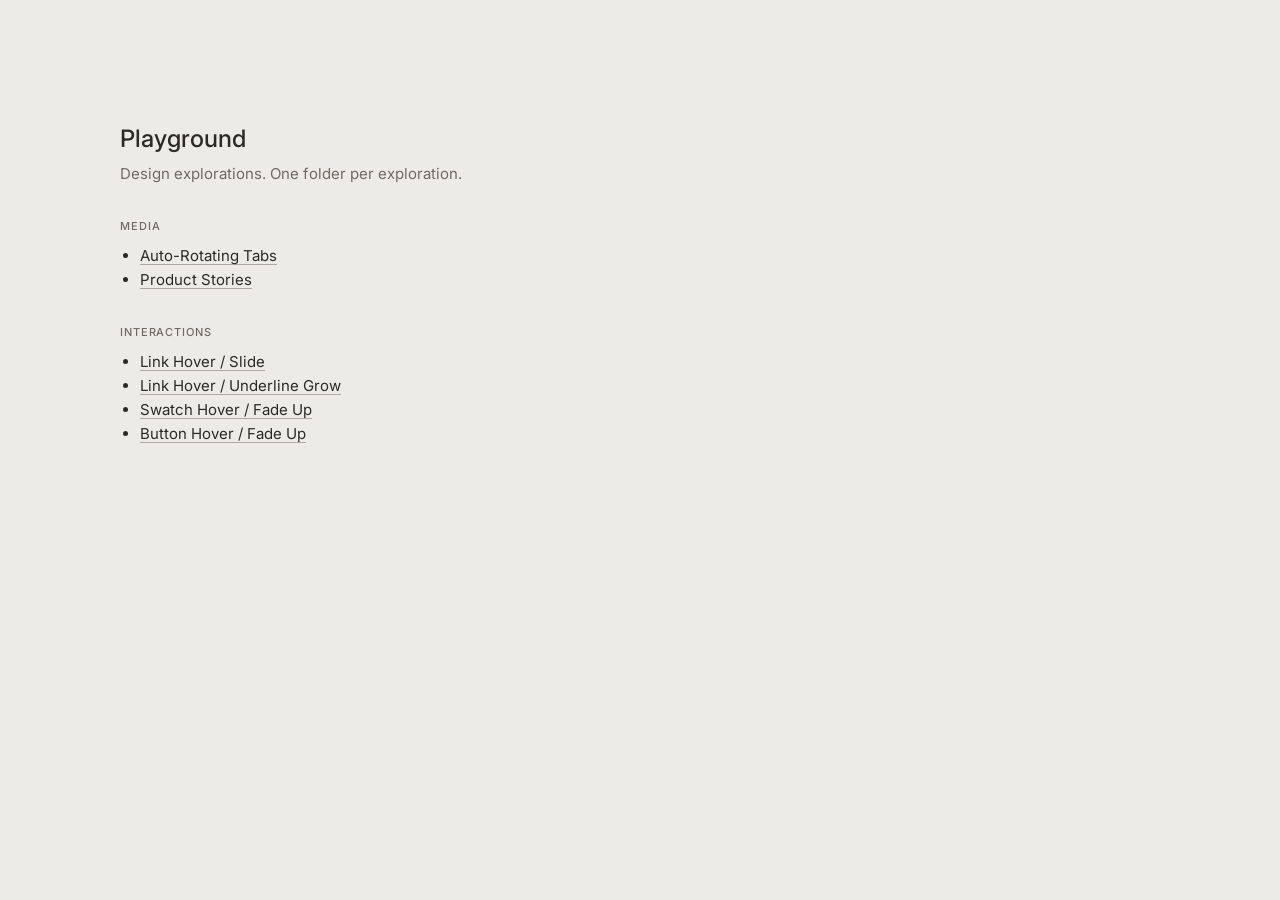
<file: index.html>
<!doctype html>
<html lang="en">
<head>
<meta charset="utf-8">
<meta name="viewport" content="width=device-width, initial-scale=1">
<title>Playground</title>
<link rel="preconnect" href="https://fonts.googleapis.com">
<link rel="preconnect" href="https://fonts.gstatic.com" crossorigin>
<link rel="stylesheet" href="https://fonts.googleapis.com/css2?family=Inter:wght@400;500&display=swap">
<style>
  /* Same palette and type as the exploration preview pages */
  :root { --ui-text: #2c2a26; --ui-muted: #6f6b64; --ui-canvas: #ecebe8; color-scheme: light; }
  body { margin: 0; padding: 120px 16px 64px 120px; max-width: 40rem; background: var(--ui-canvas); color: var(--ui-text); font: 400 15px/1.6 "Inter", -apple-system, BlinkMacSystemFont, sans-serif; }
  h1 { font-size: 24px; font-weight: 500; margin: 0 0 4px; }
  p { color: var(--ui-muted); margin: 0 0 24px; }
  h2 { font-size: 11px; font-weight: 500; letter-spacing: .08em; text-transform: uppercase; color: var(--ui-muted); margin: 32px 0 8px; }
  ul { padding-left: 20px; margin: 0; }
  a { color: var(--ui-text); text-underline-offset: 3px; text-decoration-color: #aeaaa2; }
  a:hover { text-decoration-color: currentColor; }
  @media (max-width: 640px) { body { padding: 48px 16px; } }
  a:focus-visible { outline: 2px solid var(--ui-text); outline-offset: 2px; }
</style>
</head>
<body>
<h1>Playground</h1>
<p>Design explorations. One folder per exploration.</p>
<h2>Media</h2>
<ul>
  <li><a href="auto-rotating-tabs/">Auto-Rotating Tabs</a></li>
  <li><a href="product-stories/">Product Stories</a></li>
</ul>
<h2>Interactions</h2>
<ul>
  <li><a href="link-hover-slide/">Link Hover / Slide</a></li>
  <li><a href="link-hover-underline-grow/">Link Hover / Underline Grow</a></li>
  <li><a href="swatch-hover-fade-up/">Swatch Hover / Fade Up</a></li>
  <li><a href="button-hover-fade-up/">Button Hover / Fade Up</a></li>
</ul>
</body>
</html>
</file>
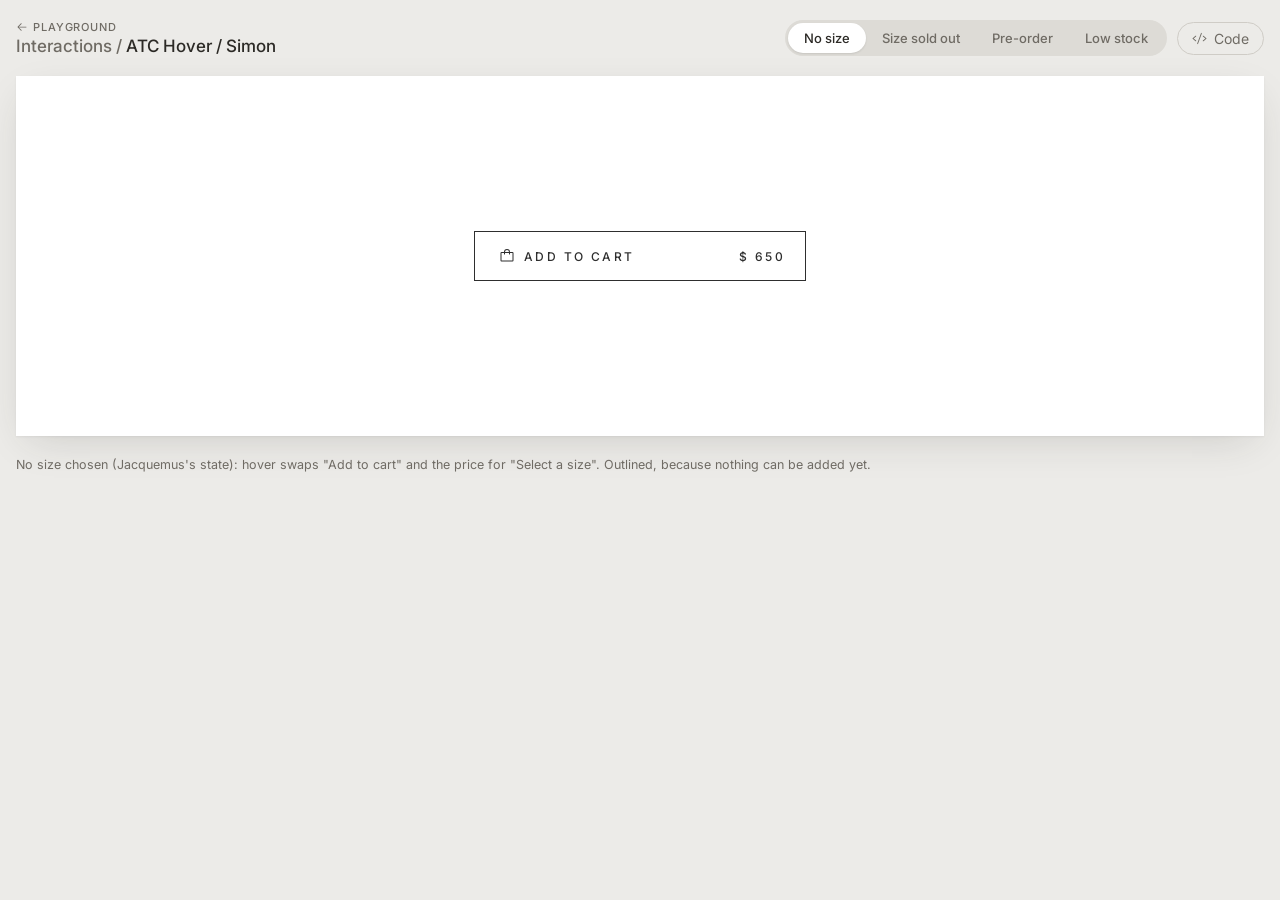
<file: atc-hover/index.html>
<!doctype html>
<html lang="en">
<head>
<meta charset="utf-8">
<meta name="viewport" content="width=device-width, initial-scale=1, viewport-fit=cover">
<title>Interactions / ATC Hover / Simon</title>
<link rel="preconnect" href="https://fonts.googleapis.com">
<link rel="preconnect" href="https://fonts.gstatic.com" crossorigin>
<link rel="stylesheet" href="https://fonts.googleapis.com/css2?family=Inter:wght@400;500&display=swap">
<!-- The component (reference implementation) -->
<link rel="stylesheet" href="component/atc-hover.css?v=3">
<script src="component/atc-hover.js?v=3" defer></script>
<!-- Preview page only: developer files drawer -->
<link rel="stylesheet" href="../_shared/dev-panel.css">
<script src="../_shared/dev-panel.js" defer></script>
<style>
  /* ---------- Preview page only (not part of the component) ---------- */
  :root {
    --ui-text: #2c2a26;
    --ui-muted: #6f6b64;
    --ui-surface: #ffffff;
    --ui-canvas: #ecebe8;
    color-scheme: light;
  }
  * { box-sizing: border-box; }
  body { margin: 0; background: var(--ui-canvas); color: var(--ui-text); font: 400 14px "Inter", -apple-system, BlinkMacSystemFont, sans-serif; }
  button { font: inherit; color: inherit; }

  .shell { padding: 20px 16px 48px; display: flex; flex-direction: column; gap: 20px; }
  .bar { display: flex; flex-wrap: wrap; align-items: center; justify-content: space-between; gap: 12px 24px; max-width: 1440px; width: 100%; margin-inline: auto; }
  .bar__id { display: flex; flex-direction: column; gap: 2px; }
  .bar__eyebrow { display: inline-flex; align-items: center; gap: 5px; align-self: flex-start; font-weight: 500; font-size: 11px; letter-spacing: .08em; text-transform: uppercase; color: var(--ui-muted); text-decoration: none; }
  .bar__eyebrow svg { width: 12px; height: 12px; }
  .bar__eyebrow:hover { color: var(--ui-text); }
  .bar__eyebrow:focus-visible { outline: 2px solid var(--ui-text); outline-offset: 2px; }
  .bar__title { font-size: 17px; font-weight: 500; }
  .bar__group { color: var(--ui-muted); }
  .bar__controls { display: flex; align-items: center; gap: 10px; flex-wrap: wrap; }
  .seg { display: inline-flex; background: #dddbd6; border-radius: 999px; padding: 3px; }
  .seg button { border: 0; background: transparent; padding: 7px 16px; border-radius: 999px; cursor: pointer; font-size: 13px; font-weight: 500; color: var(--ui-muted); }
  .seg button[aria-pressed="true"] { background: var(--ui-surface); color: var(--ui-text); box-shadow: 0 1px 2px rgba(44,42,38,.12); }
  .seg button:hover { color: var(--ui-text); }
  .seg button:focus-visible { outline: 2px solid var(--ui-text); outline-offset: 2px; }

  .stage { width: 100%; max-width: 1440px; margin-inline: auto; }
  .frame { background: var(--ui-surface); box-shadow: 0 1px 2px rgba(44,42,38,.06), 0 12px 40px -12px rgba(44,42,38,.18); display: grid; place-items: center; min-height: 360px; padding: 48px 16px; }
  .note { text-align: left; font-size: 12.5px; color: var(--ui-muted); width: 100%; max-width: 1440px; margin: 0 auto; line-height: 1.5; }

  /* Jacquemus's buy column is 332px wide at 1440 */
  .buy { width: 332px; max-width: 100%; }

  /* Sample brand mapping */
  .atc { --atc-font: "Inter", "Helvetica Neue", Arial, sans-serif; }
</style>
</head>
<body>
<div class="shell">
  <header class="bar">
    <div class="bar__id">
      <a class="bar__eyebrow" href="../"><svg viewBox="0 0 256 256" fill="currentColor" aria-hidden="true"><path d="M224,128a8,8,0,0,1-8,8H59.31l58.35,58.34a8,8,0,0,1-11.32,11.32l-72-72a8,8,0,0,1,0-11.32l72-72a8,8,0,0,1,11.32,11.32L59.31,120H216A8,8,0,0,1,224,128Z"/></svg>Playground</a>
      <span class="bar__title"><span class="bar__group">Interactions / </span>ATC Hover / Simon</span>
    </div>
    <div class="bar__controls">
      <div class="seg" role="group" aria-label="Product state">
        <button type="button" data-show="no-size" aria-pressed="true">No size</button>
        <button type="button" data-show="sold-out" aria-pressed="false">Size sold out</button>
        <button type="button" data-show="pre-order" aria-pressed="false">Pre-order</button>
        <button type="button" data-show="low-stock" aria-pressed="false">Low stock</button>
      </div>
      <button type="button" class="dev-btn" data-dev-panel>
        <svg viewBox="0 0 256 256" fill="currentColor" aria-hidden="true"><path d="M69.12,94.15,28.5,128l40.62,33.85a8,8,0,1,1-10.24,12.29l-48-40a8,8,0,0,1,0-12.29l48-40a8,8,0,0,1,10.24,12.3Zm176,27.7-48-40a8,8,0,1,0-10.24,12.3L227.5,128l-40.62,33.85a8,8,0,1,0,10.24,12.29l48-40a8,8,0,0,0,0-12.29ZM162.73,32.48a8,8,0,0,0-10.25,4.79l-64,176a8,8,0,0,0,4.79,10.26A8.14,8.14,0,0,0,96,224a8,8,0,0,0,7.52-5.27l64-176A8,8,0,0,0,162.73,32.48Z"/></svg>Code
      </button>
    </div>
  </header>

  <div class="stage">
    <div class="frame">
      <div class="buy">
        <!-- Component markup: one button per product state; the switcher shows one -->
        <div data-state="no-size">
          <button type="button" class="atc" aria-label="Add to cart, $650. Select a size first">
            <span class="atc__face atc__face--default">
              <span class="atc__add"><span class="atc__icon" aria-hidden="true"><svg viewBox="0 0 256 256" fill="currentColor"><path d="M216,64H176a48,48,0,0,0-96,0H40A16,16,0,0,0,24,80V200a16,16,0,0,0,16,16H216a16,16,0,0,0,16-16V80A16,16,0,0,0,216,64ZM128,32a32,32,0,0,1,32,32H96A32,32,0,0,1,128,32Zm88,168H40V80H80V96a8,8,0,0,0,16,0V80h64V96a8,8,0,0,0,16,0V80h40Z"/></svg></span>Add to cart</span>
              <span class="atc__price">$ 650</span>
            </span>
            <span class="atc__face atc__face--hover" aria-hidden="true">Select a size</span>
          </button>
        </div>
        <div data-state="sold-out" hidden>
          <button type="button" class="atc" aria-label="Size M is sold out. Notify me when it's back">
            <span class="atc__face atc__face--default">
              <span class="atc__add">Sold out</span>
              <span class="atc__price atc__price--muted">$ 650</span>
            </span>
            <span class="atc__face atc__face--hover" aria-hidden="true">Notify me</span>
          </button>
        </div>
        <div data-state="pre-order" hidden>
          <button type="button" class="atc atc--filled" aria-label="Pre-order, $650. Ships November 14">
            <span class="atc__face atc__face--default">
              <span class="atc__add"><span class="atc__icon" aria-hidden="true"><svg viewBox="0 0 256 256" fill="currentColor"><path d="M216,64H176a48,48,0,0,0-96,0H40A16,16,0,0,0,24,80V200a16,16,0,0,0,16,16H216a16,16,0,0,0,16-16V80A16,16,0,0,0,216,64ZM128,32a32,32,0,0,1,32,32H96A32,32,0,0,1,128,32Zm88,168H40V80H80V96a8,8,0,0,0,16,0V80h64V96a8,8,0,0,0,16,0V80h40Z"/></svg></span>Pre-order</span>
              <span class="atc__price">$ 650</span>
            </span>
            <span class="atc__face atc__face--hover" aria-hidden="true">Ships Nov 14</span>
          </button>
        </div>
        <div data-state="low-stock" hidden>
          <button type="button" class="atc atc--filled" aria-label="Add to cart, $650. Only 2 left">
            <span class="atc__face atc__face--default">
              <span class="atc__add"><span class="atc__icon" aria-hidden="true"><svg viewBox="0 0 256 256" fill="currentColor"><path d="M216,64H176a48,48,0,0,0-96,0H40A16,16,0,0,0,24,80V200a16,16,0,0,0,16,16H216a16,16,0,0,0,16-16V80A16,16,0,0,0,216,64ZM128,32a32,32,0,0,1,32,32H96A32,32,0,0,1,128,32Zm88,168H40V80H80V96a8,8,0,0,0,16,0V80h64V96a8,8,0,0,0,16,0V80h40Z"/></svg></span>Add to cart</span>
              <span class="atc__price">$ 650</span>
            </span>
            <span class="atc__face atc__face--hover" aria-hidden="true">Only 2 left</span>
          </button>
        </div>
      </div>
    </div>
  </div>

  <p class="note" id="note"></p>
</div>

<script type="application/json" id="dev-files">
[
  { "label": "Overview", "path": "README.md" },
  { "label": "CSS", "path": "component/atc-hover.css" },
  { "label": "JavaScript", "path": "component/atc-hover.js" }
]
</script>

<script>
/* Preview page only: product state switcher */
(() => {
  const buttons = [...document.querySelectorAll("[data-show]")];
  const states = [...document.querySelectorAll("[data-state]")];
  const note = document.getElementById("note");
  const NOTES = {
    "no-size": "No size chosen (Jacquemus's state): hover swaps \"Add to cart\" and the price for \"Select a size\". Outlined, because nothing can be added yet.",
    "sold-out": "The chosen size is sold out: the price is muted and hover offers \"Notify me\", which would open a back-in-stock signup. Outlined, because it can't be added.",
    "pre-order": "Pre-order: filled like Jacquemus's size-chosen button, and hover shows the ship date. The date also needs a home off-hover for touch.",
    "low-stock": "Low stock: a normal add, with hover showing how many are left. On touch the count would need to show elsewhere, such as a line under the button."
  };
  function show(name) {
    buttons.forEach(b => b.setAttribute("aria-pressed", b.dataset.show === name));
    states.forEach(s => { s.hidden = s.dataset.state !== name; });
    note.textContent = NOTES[name];
    try { history.replaceState(null, "", "#" + name); } catch (e) {}
  }
  buttons.forEach(b => b.addEventListener("click", () => show(b.dataset.show)));
  const initial = location.hash.slice(1);
  show(NOTES[initial] ? initial : "no-size");
})();
</script>
</body>
</html>
</file>
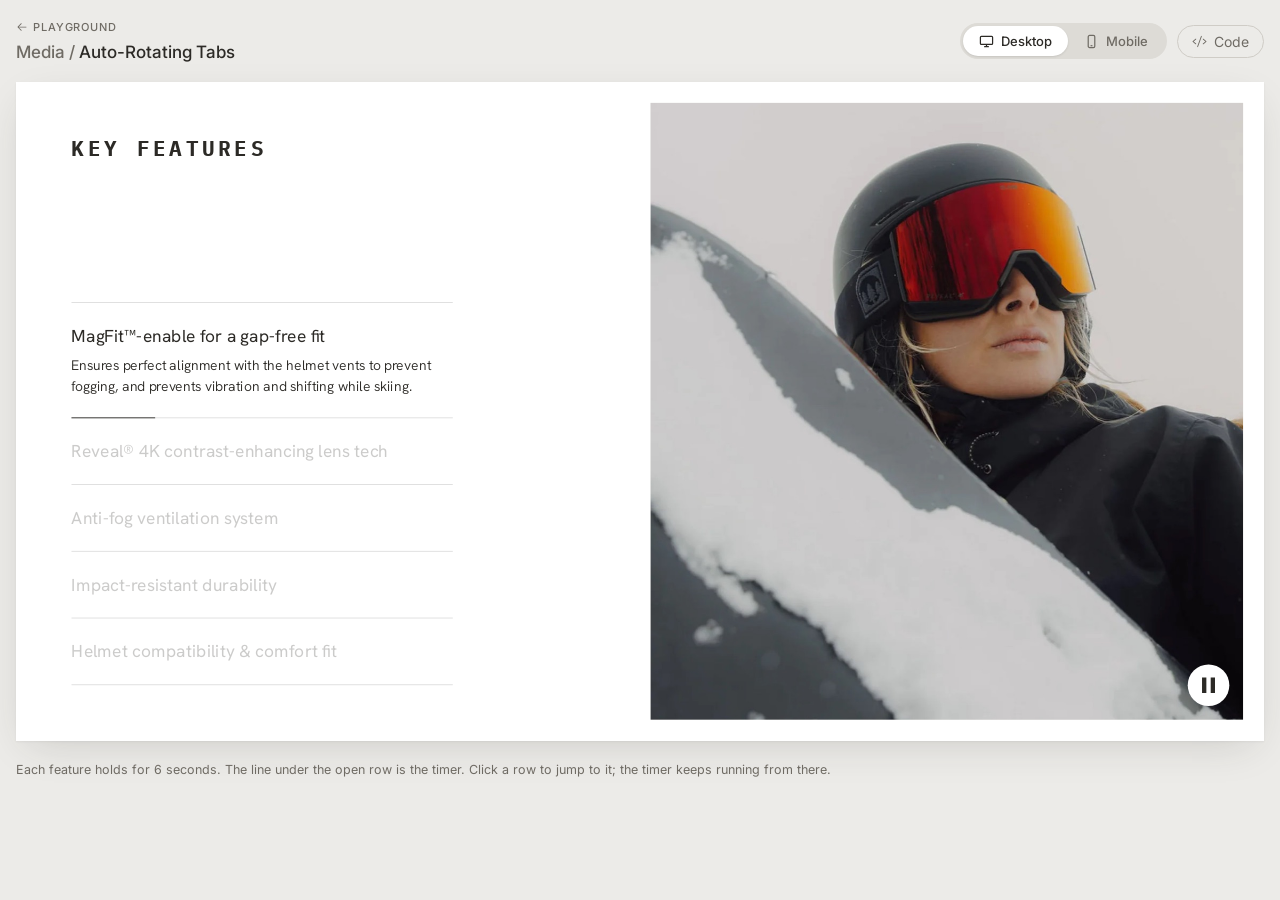
<file: auto-rotating-tabs/index.html>
<!doctype html>
<html lang="en">
<head>
<meta charset="utf-8">
<meta name="viewport" content="width=device-width, initial-scale=1, viewport-fit=cover">
<title>Media / Auto-Rotating Tabs</title>
<link rel="preconnect" href="https://fonts.googleapis.com">
<link rel="preconnect" href="https://fonts.gstatic.com" crossorigin>
<link rel="stylesheet" href="https://fonts.googleapis.com/css2?family=Hanken+Grotesk:wght@350;400;500;700&family=IBM+Plex+Mono:wght@500;700&family=Inter:wght@400;500&display=swap">
<!-- The component (reference implementation) -->
<link rel="stylesheet" href="component/auto-rotating-tabs.css">
<script src="component/auto-rotating-tabs.js" defer></script>
<!-- Preview page only: developer files drawer -->
<link rel="stylesheet" href="../_shared/dev-panel.css">
<script src="../_shared/dev-panel.js" defer></script>
<style>
  /* ---------- Preview page only (not part of the component) ---------- */
  :root {
    --ui-text: #2c2a26;
    --ui-muted: #6f6b64;
    --ui-surface: #ffffff;
    --ui-canvas: #ecebe8;
    color-scheme: light;
  }
  * { box-sizing: border-box; }
  body { margin: 0; background: var(--ui-canvas); color: var(--ui-text); font: 400 14px "Inter", -apple-system, BlinkMacSystemFont, sans-serif; }
  button { font: inherit; color: inherit; }

  .shell { padding: 20px 16px 48px; display: flex; flex-direction: column; gap: 20px; }
  .bar { display: flex; flex-wrap: wrap; align-items: center; justify-content: space-between; gap: 12px 24px; max-width: 1440px; width: 100%; margin-inline: auto; }
  .bar__id { display: flex; flex-direction: column; gap: 8px; }
  .bar__eyebrow { display: inline-flex; align-items: center; gap: 5px; align-self: flex-start; font-weight: 500; font-size: 11px; letter-spacing: .08em; text-transform: uppercase; color: var(--ui-muted); text-decoration: none; }
  .bar__eyebrow svg { width: 12px; height: 12px; }
  .bar__eyebrow:hover { color: var(--ui-text); }
  .bar__eyebrow:focus-visible { outline: 2px solid var(--ui-text); outline-offset: 2px; }
  .bar__title { font-size: 17px; font-weight: 500; }
  .bar__group { color: var(--ui-muted); }
  .bar__controls { display: flex; align-items: center; gap: 10px; flex-wrap: wrap; }
  .seg { display: inline-flex; background: #dddbd6; border-radius: 999px; padding: 3px; }
  .seg button { border: 0; background: transparent; padding: 7px 16px; border-radius: 999px; cursor: pointer; font-size: 13px; font-weight: 500; display: inline-flex; align-items: center; gap: 7px; color: var(--ui-muted); }
  .seg button[aria-pressed="true"] { background: var(--ui-surface); color: var(--ui-text); box-shadow: 0 1px 2px rgba(44,42,38,.12); }
  .seg button:hover { color: var(--ui-text); }
  .seg svg { width: 15px; height: 15px; }
  .seg button:focus-visible { outline: 2px solid var(--ui-text); outline-offset: 2px; }

  .stage { width: 100%; max-width: 1440px; margin-inline: auto; display: flex; flex-wrap: wrap; justify-content: center; align-items: flex-start; gap: 16px 32px; }
  /* Mobile layout options: a small list beside the phone */
  .variants { display: flex; flex-direction: column; gap: 2px; min-width: 132px; padding-top: 4px; }
  .variants[hidden] { display: none; }
  .variants__label { margin: 0 0 6px 12px; font-weight: 500; font-size: 11px; letter-spacing: .08em; text-transform: uppercase; color: var(--ui-muted); }
  .variants button { border: 0; background: none; padding: 7px 12px; border-radius: 999px; text-align: left; font-size: 13px; font-weight: 500; color: var(--ui-muted); cursor: pointer; }
  .variants button:hover { color: var(--ui-text); }
  .variants button[aria-pressed="true"] { background: var(--ui-surface); color: var(--ui-text); box-shadow: 0 1px 2px rgba(44,42,38,.12); }
  .variants button:focus-visible { outline: 2px solid var(--ui-text); outline-offset: 2px; }
  .variants__options { display: flex; flex-direction: column; gap: 2px; }
  /* Narrow screens: a left-aligned row above the phone, styled like the Desktop/Mobile toggle */
  @media (max-width: 640px) {
    .variants { width: 100%; align-items: flex-start; gap: 8px; padding-top: 0; }
    .variants__label { margin: 0; }
    .variants__options { flex-direction: row; gap: 0; background: #dddbd6; border-radius: 999px; padding: 3px; }
    .variants button { padding: 7px 16px; }
  }
  .frame { background: var(--ui-surface); box-shadow: 0 1px 2px rgba(44,42,38,.06), 0 12px 40px -12px rgba(44,42,38,.18); overflow: hidden; }
  .frame--desktop { width: 100%; }
  .frame--desktop .scaler { width: 1440px; transform-origin: 0 0; }
  .frame--mobile { width: 390px; max-width: 100%; height: min(844px, 78vh); border-radius: 28px; border: 8px solid #1d1c1a; }
  .frame--mobile .scaler { width: 100%; height: 100%; overflow-y: auto; overscroll-behavior: contain; scrollbar-width: none; }
  .frame--mobile .scaler::-webkit-scrollbar { display: none; }
  .note { text-align: left; font-size: 12.5px; color: var(--ui-muted); width: 100%; max-width: 1440px; margin: 0 auto; line-height: 1.5; }

  /* Sample brand mapping: how a theme would tune the component */
  auto-rotating-tabs {
    --art-font: "Hanken Grotesk", "Helvetica Neue", Arial, sans-serif;
    --art-heading-font: "IBM Plex Mono", ui-monospace, Menlo, monospace;
    --art-text: #2c2a26;
    --art-border: #dcdcdc;
    --art-media-bg: #efeeeb;
  }
</style>
</head>
<body>
<div class="shell">
  <header class="bar">
    <div class="bar__id">
      <a class="bar__eyebrow" href="../"><svg viewBox="0 0 256 256" fill="currentColor" aria-hidden="true"><path d="M224,128a8,8,0,0,1-8,8H59.31l58.35,58.34a8,8,0,0,1-11.32,11.32l-72-72a8,8,0,0,1,0-11.32l72-72a8,8,0,0,1,11.32,11.32L59.31,120H216A8,8,0,0,1,224,128Z"/></svg>Playground</a>
      <span class="bar__title"><span class="bar__group">Media / </span>Auto-Rotating Tabs</span>
    </div>
    <div class="bar__controls">
    <div class="seg" role="group" aria-label="Viewport">
      <button type="button" data-view="desktop" aria-pressed="true">
        <svg viewBox="0 0 16 16" fill="none" stroke="currentColor" stroke-width="1.3" aria-hidden="true"><rect x="1.5" y="2.5" width="13" height="8.5" rx="1"/><path d="M5.5 13.5h5M8 11v2.5"/></svg>Desktop
      </button>
      <button type="button" data-view="mobile" aria-pressed="false">
        <svg viewBox="0 0 16 16" fill="none" stroke="currentColor" stroke-width="1.3" aria-hidden="true"><rect x="4.5" y="1.5" width="7" height="13" rx="1.5"/><path d="M7 12.5h2"/></svg>Mobile
      </button>
    </div>
    <button type="button" class="dev-btn" data-dev-panel>
      <svg viewBox="0 0 256 256" fill="currentColor" aria-hidden="true"><path d="M69.12,94.15,28.5,128l40.62,33.85a8,8,0,1,1-10.24,12.29l-48-40a8,8,0,0,1,0-12.29l48-40a8,8,0,0,1,10.24,12.3Zm176,27.7-48-40a8,8,0,1,0-10.24,12.3L227.5,128l-40.62,33.85a8,8,0,1,0,10.24,12.29l48-40a8,8,0,0,0,0-12.29ZM162.73,32.48a8,8,0,0,0-10.25,4.79l-64,176a8,8,0,0,0,4.79,10.26A8.14,8.14,0,0,0,96,224a8,8,0,0,0,7.52-5.27l64-176A8,8,0,0,0,162.73,32.48Z"/></svg>Code
    </button>
    </div>
  </header>

  <div class="stage">
    <div class="variants" role="group" aria-labelledby="variants-label" id="variants" hidden>
      <p class="variants__label" id="variants-label">Mobile layout</p>
      <div class="variants__options">
        <button type="button" data-sm="stack" aria-pressed="true">Stacked</button>
        <button type="button" data-sm="carousel" aria-pressed="false">Carousel</button>
      </div>
    </div>
    <div class="frame frame--desktop" id="frame">
      <div class="scaler" id="scaler">
        <!-- Component markup: the contract shopify/section-auto-rotating-tabs.liquid renders -->
        <auto-rotating-tabs data-interval="6" data-sm-layout="stack" data-label-pause="Pause" data-label-play="Play">
          <div class="art__inner">
            <div class="art__panel">
              <div class="art__head">
                <h2 class="art__heading">Key Features</h2>
                <div class="art__arrows" hidden>
                  <button type="button" class="art__arrow art__arrow--prev" aria-label="Previous"><img src="assets/arrow-next.svg" alt="" width="24" height="24"></button>
                  <button type="button" class="art__arrow art__arrow--next" aria-label="Next"><img src="assets/arrow-next.svg" alt="" width="24" height="24"></button>
                </div>
              </div>
              <div class="art__list">
              <div class="art__item is-active">
                <div class="art__media"><img src="assets/feature-1.jpg" alt="Skier in a helmet and mirrored goggles holding a snowboard" style="object-position: 50% 14%" width="1400" height="1400" loading="lazy" decoding="async"></div>
                <h3 class="art__title"><button type="button">MagFit™-enable for a gap-free fit</button></h3>
                <div class="art__body"><div><div class="art__desc"><p>Ensures perfect alignment with the helmet vents to prevent fogging, and prevents vibration and shifting while skiing.</p></div></div></div>
                <span class="art__timer" aria-hidden="true"><i></i></span>
              </div>
              <div class="art__item">
                <div class="art__media"><img src="assets/feature-2.jpg" alt="Rider in a pale jacket shielding their face in bright sun" style="object-position: 60% 40%" width="1400" height="1400" loading="lazy" decoding="async"></div>
                <h3 class="art__title"><button type="button">Reveal® 4K contrast-enhancing lens tech</button></h3>
                <div class="art__body"><div><div class="art__desc"><p>Next-generation optics that sharpen detail and boost contrast, giving you clearer vision in flat light conditions.</p></div></div></div>
                <span class="art__timer" aria-hidden="true"><i></i></span>
              </div>
              <div class="art__item">
                <div class="art__media"><img src="assets/feature-3.jpg" alt="Snowboarder in black with blue-tinted goggles and a lime board" style="object-position: 50% 35%" width="1400" height="1400" loading="lazy" decoding="async"></div>
                <h3 class="art__title"><button type="button">Anti-fog ventilation system</button></h3>
                <div class="art__body"><div><div class="art__desc"><p>Engineered airflow channels and premium coatings that keep your lenses clear through heavy exertion and variable weather.</p></div></div></div>
                <span class="art__timer" aria-hidden="true"><i></i></span>
              </div>
              <div class="art__item">
                <div class="art__media"><img src="assets/feature-4.jpg" alt="Close-up of a helmet with orange-strapped goggles" style="object-position: 50% 17%" width="1400" height="1400" loading="lazy" decoding="async"></div>
                <h3 class="art__title"><button type="button">Impact-resistant durability</button></h3>
                <div class="art__body"><div><div class="art__desc"><p>Scratch- and shatter-resistant lenses paired with flexible frames built to withstand the demands of mountain conditions.</p></div></div></div>
                <span class="art__timer" aria-hidden="true"><i></i></span>
              </div>
              <div class="art__item">
                <div class="art__media"><img src="assets/feature-5.jpg" alt="Skier in a white helmet and goggles holding a patterned board" style="object-position: 50% 26%" width="1400" height="1400" loading="lazy" decoding="async"></div>
                <h3 class="art__title"><button type="button">Helmet compatibility &amp; comfort fit</button></h3>
                <div class="art__body"><div><div class="art__desc"><p>Designed for seamless integration with ski helmets, featuring triple-layer face foam for all-day comfort and a secure fog-free fit.</p></div></div></div>
                <span class="art__timer" aria-hidden="true"><i></i></span>
              </div>
              </div>
            </div>
            <button type="button" class="art__control" aria-label="Pause" hidden>
              <svg viewBox="0 0 24 24" fill="currentColor" aria-hidden="true" focusable="false"></svg>
            </button>
          </div>
        </auto-rotating-tabs>
      </div>
    </div>
  </div>

  <p class="note" id="note"></p>
</div>

<script type="application/json" id="dev-files">
[
  { "label": "Overview", "path": "README.md" },
  { "label": "Section (Liquid)", "path": "shopify/section-auto-rotating-tabs.liquid", "dest": "sections/auto-rotating-tabs.liquid" },
  { "label": "CSS", "path": "component/auto-rotating-tabs.css", "dest": "assets/auto-rotating-tabs.css" },
  { "label": "JavaScript", "path": "component/auto-rotating-tabs.js", "dest": "assets/auto-rotating-tabs.js" }
]
</script>

<script>
/* Preview page only: Desktop / Mobile toggle. The desktop view renders the
   component at 1440px wide and scales it to fit the window. */
(() => {
  const frame = document.getElementById("frame");
  const scaler = document.getElementById("scaler");
  const note = document.getElementById("note");
  const buttons = [...document.querySelectorAll("[data-view]")];
  const NOTES = {
    desktop: "Each feature holds for 6 seconds. The line under the open row is the timer. Click a row to jump to it; the timer keeps running from there.",
    stack: "Stacked: all five features in a column. Scroll inside the phone; each image comes into focus as it enters view.",
    carousel: "Carousel: swipe sideways or use the arrows. The next card peeks in from the right, and the arrows fade out at either end."
  };
  const tabs = document.querySelector("auto-rotating-tabs");
  const variants = document.getElementById("variants");
  const smButtons = [...variants.querySelectorAll("[data-sm]")];
  let sm = "stack";
  function setSm(v) {
    sm = v;
    tabs.dataset.smLayout = v;
    smButtons.forEach(b => b.setAttribute("aria-pressed", b.dataset.sm === v));
    if (view === "mobile") note.textContent = NOTES[v];
    scaler.scrollTop = 0;
  }
  smButtons.forEach(b => b.addEventListener("click", () => setSm(b.dataset.sm)));
  let view = "desktop";

  function fit() {
    if (view !== "desktop") return;
    const s = Math.min(1, frame.clientWidth / 1440);
    scaler.style.transform = `scale(${s})`;
    frame.style.height = scaler.offsetHeight * s + "px";
  }

  function setView(v) {
    view = v;
    buttons.forEach(b => b.setAttribute("aria-pressed", b.dataset.view === v));
    frame.className = "frame frame--" + v;
    note.textContent = v === "mobile" ? NOTES[sm] : NOTES.desktop;
    variants.hidden = v !== "mobile";
    if (v === "desktop") fit();
    else { scaler.style.transform = ""; frame.style.height = ""; scaler.scrollTop = 0; }
    try { history.replaceState(null, "", "#" + v); } catch (e) {}
  }

  buttons.forEach(b => b.addEventListener("click", () => setView(b.dataset.view)));
  addEventListener("resize", fit);
  new ResizeObserver(fit).observe(scaler);
  setView(location.hash === "#mobile" ? "mobile" : "desktop");
})();
</script>
</body>
</html>
</file>
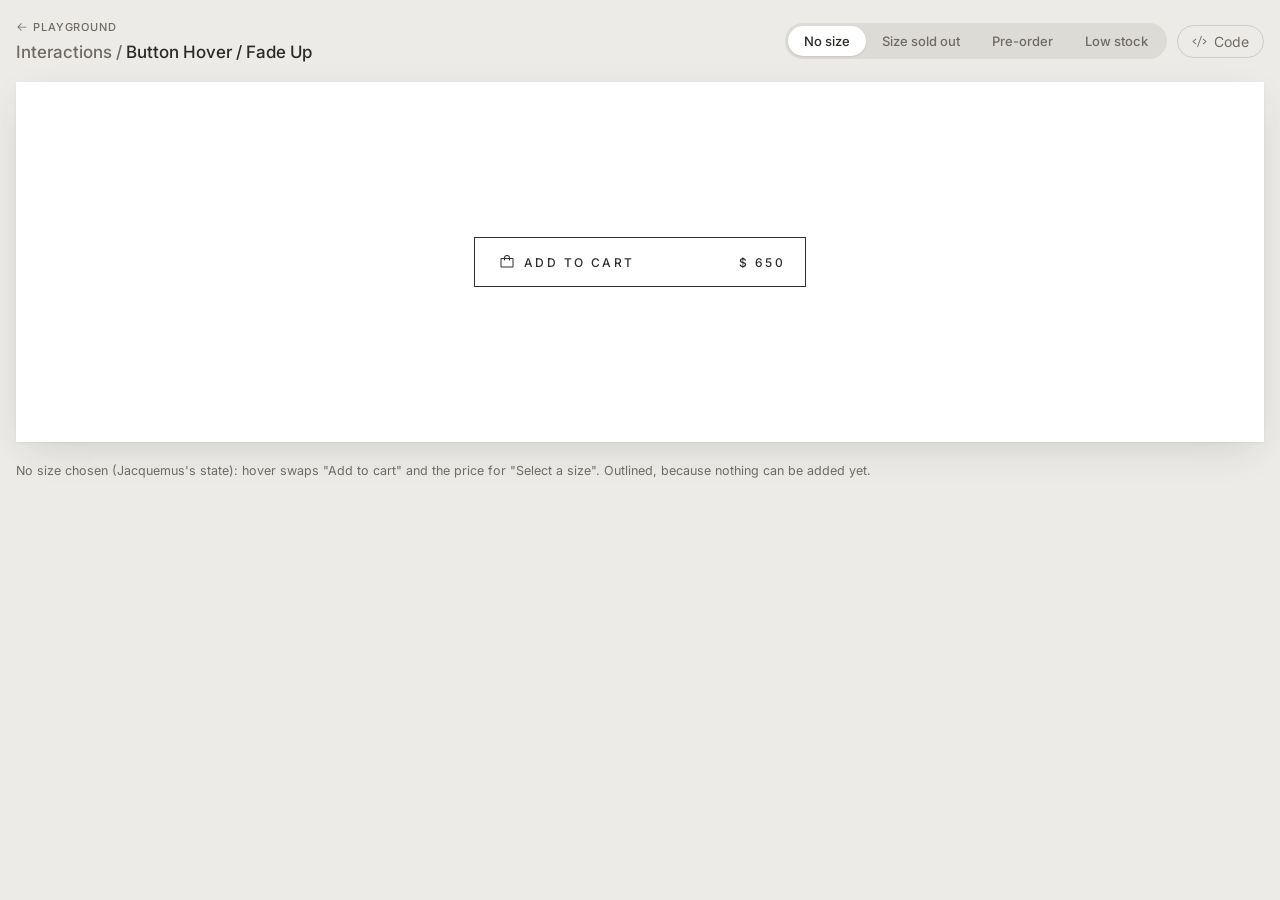
<file: button-hover-fade-up/index.html>
<!doctype html>
<html lang="en">
<head>
<meta charset="utf-8">
<meta name="viewport" content="width=device-width, initial-scale=1, viewport-fit=cover">
<title>Interactions / Button Hover / Fade Up</title>
<link rel="preconnect" href="https://fonts.googleapis.com">
<link rel="preconnect" href="https://fonts.gstatic.com" crossorigin>
<link rel="stylesheet" href="https://fonts.googleapis.com/css2?family=Inter:wght@400;500&display=swap">
<!-- The component (reference implementation) -->
<link rel="stylesheet" href="component/atc-hover.css?v=3">
<script src="component/atc-hover.js?v=3" defer></script>
<!-- Preview page only: developer files drawer -->
<link rel="stylesheet" href="../_shared/dev-panel.css">
<script src="../_shared/dev-panel.js" defer></script>
<style>
  /* ---------- Preview page only (not part of the component) ---------- */
  :root {
    --ui-text: #2c2a26;
    --ui-muted: #6f6b64;
    --ui-surface: #ffffff;
    --ui-canvas: #ecebe8;
    color-scheme: light;
  }
  * { box-sizing: border-box; }
  body { margin: 0; background: var(--ui-canvas); color: var(--ui-text); font: 400 14px "Inter", -apple-system, BlinkMacSystemFont, sans-serif; }
  button { font: inherit; color: inherit; }

  .shell { padding: 20px 16px 48px; display: flex; flex-direction: column; gap: 20px; }
  .bar { display: flex; flex-wrap: wrap; align-items: center; justify-content: space-between; gap: 12px 24px; max-width: 1440px; width: 100%; margin-inline: auto; }
  .bar__id { display: flex; flex-direction: column; gap: 8px; }
  .bar__eyebrow { display: inline-flex; align-items: center; gap: 5px; align-self: flex-start; font-weight: 500; font-size: 11px; letter-spacing: .08em; text-transform: uppercase; color: var(--ui-muted); text-decoration: none; }
  .bar__eyebrow svg { width: 12px; height: 12px; }
  .bar__eyebrow:hover { color: var(--ui-text); }
  .bar__eyebrow:focus-visible { outline: 2px solid var(--ui-text); outline-offset: 2px; }
  .bar__title { font-size: 17px; font-weight: 500; }
  .bar__group { color: var(--ui-muted); }
  .bar__controls { display: flex; align-items: center; gap: 10px; flex-wrap: wrap; }
  .seg { display: inline-flex; background: #dddbd6; border-radius: 999px; padding: 3px; }
  .seg button { border: 0; background: transparent; padding: 7px 16px; border-radius: 999px; cursor: pointer; font-size: 13px; font-weight: 500; color: var(--ui-muted); }
  .seg button[aria-pressed="true"] { background: var(--ui-surface); color: var(--ui-text); box-shadow: 0 1px 2px rgba(44,42,38,.12); }
  .seg button:hover { color: var(--ui-text); }
  .seg button:focus-visible { outline: 2px solid var(--ui-text); outline-offset: 2px; }

  .stage { width: 100%; max-width: 1440px; margin-inline: auto; }
  .frame { background: var(--ui-surface); box-shadow: 0 1px 2px rgba(44,42,38,.06), 0 12px 40px -12px rgba(44,42,38,.18); display: grid; place-items: center; min-height: 360px; padding: 48px 16px; }
  .note { text-align: left; font-size: 12.5px; color: var(--ui-muted); width: 100%; max-width: 1440px; margin: 0 auto; line-height: 1.5; }

  /* Jacquemus's buy column is 332px wide at 1440 */
  .buy { width: 332px; max-width: 100%; }

  /* Sample brand mapping */
  .atc { --atc-font: "Inter", "Helvetica Neue", Arial, sans-serif; }
</style>
</head>
<body>
<div class="shell">
  <header class="bar">
    <div class="bar__id">
      <a class="bar__eyebrow" href="../"><svg viewBox="0 0 256 256" fill="currentColor" aria-hidden="true"><path d="M224,128a8,8,0,0,1-8,8H59.31l58.35,58.34a8,8,0,0,1-11.32,11.32l-72-72a8,8,0,0,1,0-11.32l72-72a8,8,0,0,1,11.32,11.32L59.31,120H216A8,8,0,0,1,224,128Z"/></svg>Playground</a>
      <span class="bar__title"><span class="bar__group">Interactions / </span>Button Hover / Fade Up</span>
    </div>
    <div class="bar__controls">
      <div class="seg" role="group" aria-label="Product state">
        <button type="button" data-show="no-size" aria-pressed="true">No size</button>
        <button type="button" data-show="sold-out" aria-pressed="false">Size sold out</button>
        <button type="button" data-show="pre-order" aria-pressed="false">Pre-order</button>
        <button type="button" data-show="low-stock" aria-pressed="false">Low stock</button>
      </div>
      <button type="button" class="dev-btn" data-dev-panel>
        <svg viewBox="0 0 256 256" fill="currentColor" aria-hidden="true"><path d="M69.12,94.15,28.5,128l40.62,33.85a8,8,0,1,1-10.24,12.29l-48-40a8,8,0,0,1,0-12.29l48-40a8,8,0,0,1,10.24,12.3Zm176,27.7-48-40a8,8,0,1,0-10.24,12.3L227.5,128l-40.62,33.85a8,8,0,1,0,10.24,12.29l48-40a8,8,0,0,0,0-12.29ZM162.73,32.48a8,8,0,0,0-10.25,4.79l-64,176a8,8,0,0,0,4.79,10.26A8.14,8.14,0,0,0,96,224a8,8,0,0,0,7.52-5.27l64-176A8,8,0,0,0,162.73,32.48Z"/></svg>Code
      </button>
    </div>
  </header>

  <div class="stage">
    <div class="frame">
      <div class="buy">
        <!-- Component markup: one button per product state; the switcher shows one -->
        <div data-state="no-size">
          <button type="button" class="atc" aria-label="Add to cart, $650. Select a size first">
            <span class="atc__face atc__face--default">
              <span class="atc__add"><span class="atc__icon" aria-hidden="true"><svg viewBox="0 0 256 256" fill="currentColor"><path d="M216,64H176a48,48,0,0,0-96,0H40A16,16,0,0,0,24,80V200a16,16,0,0,0,16,16H216a16,16,0,0,0,16-16V80A16,16,0,0,0,216,64ZM128,32a32,32,0,0,1,32,32H96A32,32,0,0,1,128,32Zm88,168H40V80H80V96a8,8,0,0,0,16,0V80h64V96a8,8,0,0,0,16,0V80h40Z"/></svg></span>Add to cart</span>
              <span class="atc__price">$ 650</span>
            </span>
            <span class="atc__face atc__face--hover" aria-hidden="true">Select a size</span>
          </button>
        </div>
        <div data-state="sold-out" hidden>
          <button type="button" class="atc" aria-label="Size M is sold out. Notify me when it's back">
            <span class="atc__face atc__face--default">
              <span class="atc__add">Sold out</span>
              <span class="atc__price atc__price--muted">$ 650</span>
            </span>
            <span class="atc__face atc__face--hover" aria-hidden="true">Notify me</span>
          </button>
        </div>
        <div data-state="pre-order" hidden>
          <button type="button" class="atc atc--filled" aria-label="Pre-order, $650. Ships November 14">
            <span class="atc__face atc__face--default">
              <span class="atc__add"><span class="atc__icon" aria-hidden="true"><svg viewBox="0 0 256 256" fill="currentColor"><path d="M216,64H176a48,48,0,0,0-96,0H40A16,16,0,0,0,24,80V200a16,16,0,0,0,16,16H216a16,16,0,0,0,16-16V80A16,16,0,0,0,216,64ZM128,32a32,32,0,0,1,32,32H96A32,32,0,0,1,128,32Zm88,168H40V80H80V96a8,8,0,0,0,16,0V80h64V96a8,8,0,0,0,16,0V80h40Z"/></svg></span>Pre-order</span>
              <span class="atc__price">$ 650</span>
            </span>
            <span class="atc__face atc__face--hover" aria-hidden="true">Ships Nov 14</span>
          </button>
        </div>
        <div data-state="low-stock" hidden>
          <button type="button" class="atc atc--filled" aria-label="Add to cart, $650. Only 2 left">
            <span class="atc__face atc__face--default">
              <span class="atc__add"><span class="atc__icon" aria-hidden="true"><svg viewBox="0 0 256 256" fill="currentColor"><path d="M216,64H176a48,48,0,0,0-96,0H40A16,16,0,0,0,24,80V200a16,16,0,0,0,16,16H216a16,16,0,0,0,16-16V80A16,16,0,0,0,216,64ZM128,32a32,32,0,0,1,32,32H96A32,32,0,0,1,128,32Zm88,168H40V80H80V96a8,8,0,0,0,16,0V80h64V96a8,8,0,0,0,16,0V80h40Z"/></svg></span>Add to cart</span>
              <span class="atc__price">$ 650</span>
            </span>
            <span class="atc__face atc__face--hover" aria-hidden="true">Only 2 left</span>
          </button>
        </div>
      </div>
    </div>
  </div>

  <p class="note" id="note"></p>
</div>

<script type="application/json" id="dev-files">
[
  { "label": "Overview", "path": "README.md" },
  { "label": "CSS", "path": "component/atc-hover.css" },
  { "label": "JavaScript", "path": "component/atc-hover.js" }
]
</script>

<script>
/* Preview page only: product state switcher */
(() => {
  const buttons = [...document.querySelectorAll("[data-show]")];
  const states = [...document.querySelectorAll("[data-state]")];
  const note = document.getElementById("note");
  const NOTES = {
    "no-size": "No size chosen (Jacquemus's state): hover swaps \"Add to cart\" and the price for \"Select a size\". Outlined, because nothing can be added yet.",
    "sold-out": "The chosen size is sold out: the price is muted and hover offers \"Notify me\", which would open a back-in-stock signup. Outlined, because it can't be added.",
    "pre-order": "Pre-order: filled like Jacquemus's size-chosen button, and hover shows the ship date. The date also needs a home off-hover for touch.",
    "low-stock": "Low stock: a normal add, with hover showing how many are left. On touch the count would need to show elsewhere, such as a line under the button."
  };
  function show(name) {
    buttons.forEach(b => b.setAttribute("aria-pressed", b.dataset.show === name));
    states.forEach(s => { s.hidden = s.dataset.state !== name; });
    note.textContent = NOTES[name];
    try { history.replaceState(null, "", "#" + name); } catch (e) {}
  }
  buttons.forEach(b => b.addEventListener("click", () => show(b.dataset.show)));
  const initial = location.hash.slice(1);
  show(NOTES[initial] ? initial : "no-size");
})();
</script>
</body>
</html>
</file>
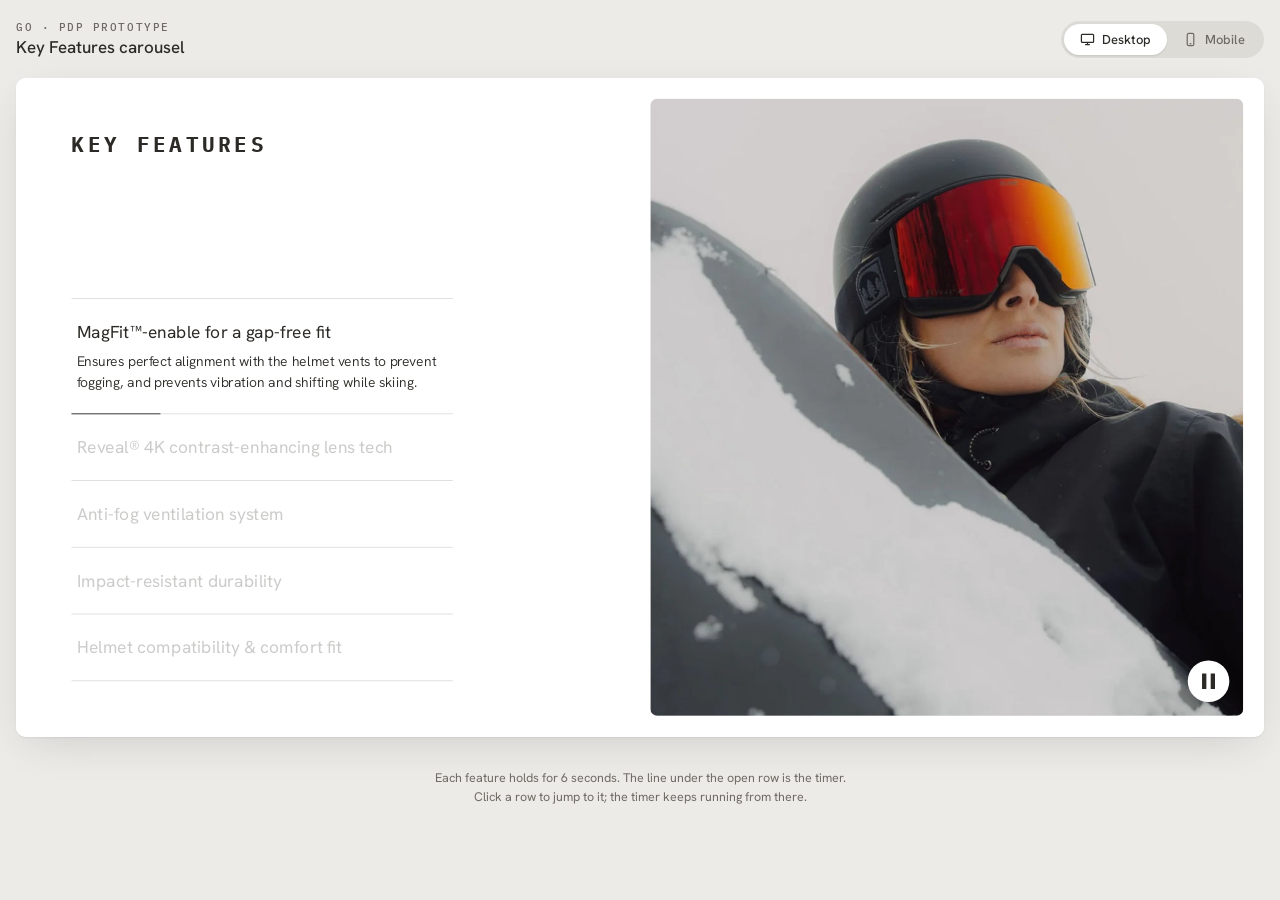
<file: key-features-carousel/index.html>
<!doctype html><html><head><meta charset=utf8><meta name=viewport content="width=device-width,initial-scale=1,viewport-fit=cover"><style>:root{color-scheme:light;box-sizing:border-box;padding-top:env(safe-area-inset-top,0px);padding-bottom:env(safe-area-inset-bottom,0px)}html{scroll-padding-top:env(safe-area-inset-top,0px)}body{margin:0;padding:0;font:14px -apple-system,BlinkMacSystemFont,sans-serif;background:#faf9f5;color:#141413}img{max-width:100%}[hidden]:not([hidden=until-found i]){display:none!important}</style></head><body>
<title>GO Key Features Carousel</title>
<link rel="preconnect" href="https://fonts.googleapis.com">
<link rel="preconnect" href="https://fonts.gstatic.com" crossorigin>
<link rel="stylesheet" href="https://fonts.googleapis.com/css2?family=Hanken+Grotesk:wght@350;400;500&family=IBM+Plex+Mono:wght@500;700&display=swap">
<style>
  /* Tokens mirror the GO Figma variables; Synthese / Calling Code fall back to Google equivalents */
  :root {
    --color-text-primary: #2c2a26;
    --color-text-muted: #6f6b64;
    --color-border-default: #dcdcdc;
    --color-surface: #ffffff;
    --color-canvas: #ecebe8;
    --color-media: #efeeeb;
    --type-sans: "Synthese", "Hanken Grotesk", "Helvetica Neue", Arial, sans-serif;
    --type-mono: "Calling Code", "IBM Plex Mono", ui-monospace, Menlo, monospace;
    --slide-ms: 6000;
    --focus-ms: 900ms;
    --ease-focus: cubic-bezier(.22, .61, .36, 1);
    color-scheme: light;
  }
  * { box-sizing: border-box; }
  body {
    background: var(--color-canvas);
    color: var(--color-text-primary);
    font-family: var(--type-sans);
    font-weight: 400;
  }
  button { font: inherit; color: inherit; }

  /* ---------- Prototype chrome ---------- */
  .shell { padding-inline: 16px; padding-block: 20px 48px; display: flex; flex-direction: column; gap: 20px; }
  .bar {
    display: flex; flex-wrap: wrap; align-items: center; justify-content: space-between; gap: 12px 24px;
    max-width: 1440px; width: 100%; margin-inline: auto;
  }
  .bar__id { display: flex; flex-direction: column; gap: 2px; }
  .bar__eyebrow { font-family: var(--type-mono); font-weight: 500; font-size: 11px; letter-spacing: .14em; text-transform: uppercase; color: var(--color-text-muted); }
  .bar__title { font-size: 17px; font-weight: 500; }
  .bar__controls { display: flex; align-items: center; gap: 10px; flex-wrap: wrap; }
  .seg { display: inline-flex; background: #dddbd6; border-radius: 999px; padding: 3px; }
  .seg button {
    border: 0; background: transparent; padding: 7px 16px; border-radius: 999px; cursor: pointer;
    font-size: 13px; font-weight: 500; display: inline-flex; align-items: center; gap: 7px; color: var(--color-text-muted);
  }
  .seg button[aria-pressed="true"] { background: var(--color-surface); color: var(--color-text-primary); box-shadow: 0 1px 2px rgba(44,42,38,.12); }
  .seg svg, .ghost svg { width: 15px; height: 15px; }
  .ghost {
    border: 1px solid #cfccc6; background: transparent; border-radius: 999px; padding: 7px 14px; cursor: pointer;
    font-size: 13px; font-weight: 500; display: inline-flex; align-items: center; gap: 7px;
  }
  .ghost:hover, .seg button:hover { color: var(--color-text-primary); }
  button:focus-visible { outline: 2px solid var(--color-text-primary); outline-offset: 2px; }

  .stage { width: 100%; max-width: 1440px; margin-inline: auto; display: flex; justify-content: center; }
  .frame { background: var(--color-surface); border-radius: 10px; box-shadow: 0 1px 2px rgba(44,42,38,.06), 0 12px 40px -12px rgba(44,42,38,.18); overflow: hidden; }
  .frame--desktop { width: 100%; }
  .frame--desktop .scaler { width: 1440px; transform-origin: 0 0; }
  .frame--mobile { width: 390px; max-width: 100%; height: min(844px, 78vh); border-radius: 28px; border: 8px solid #1d1c1a; }
  .frame--mobile .scaler { width: 100%; height: 100%; overflow-y: auto; overscroll-behavior: contain; scrollbar-width: none; }
  .frame--mobile .scaler::-webkit-scrollbar { display: none; }
  .note { text-align: center; font-size: 12.5px; color: var(--color-text-muted); max-width: 60ch; margin-inline: auto; line-height: 1.5; }

  /* ---------- Component ---------- */
  .kf { container-type: inline-size; background: var(--color-surface); }
  .kf__mobile { display: none; }

  /* lg / carousel — 1440 × 760, 24 padding, two 684 columns */
  .kf__desktop { display: flex; gap: 24px; padding: 24px; height: 760px; }
  .kf__panel { flex: 0 0 684px; display: flex; flex-direction: column; justify-content: space-between; align-items: flex-start; padding: 40px; }
  .kf__eyebrow {
    margin: 0; font-family: var(--type-mono); font-weight: 700; font-size: 24px; line-height: 24px;
    letter-spacing: .2em; text-transform: uppercase;
  }
  .kf__list { width: 440px; display: flex; flex-direction: column; }
  .kf__row {
    position: relative; display: flex; flex-direction: column; width: 100%; text-align: left;
    padding-block: 24px; border: 0; border-bottom: 1px solid var(--color-border-default); background: none; cursor: pointer;
  }
  .kf__row:first-child { border-top: 1px solid var(--color-border-default); }
  .kf__title { font-size: 20px; line-height: 28px; font-weight: 400; opacity: .24; transition: opacity .35s ease; }
  .kf__row:hover .kf__title { opacity: .55; }
  .kf__row.is-active .kf__title { opacity: 1; }
  .kf__body { display: grid; grid-template-rows: 0fr; transition: grid-template-rows .5s var(--ease-focus); }
  .kf__row.is-active .kf__body { grid-template-rows: 1fr; }
  .kf__body > div { overflow: hidden; }
  .kf__desc {
    margin: 0; padding-top: 8px; font-size: 16px; line-height: 24px; font-weight: 350;
    opacity: 0; transform: translateY(4px); transition: opacity .35s ease, transform .5s var(--ease-focus);
  }
  .kf__row.is-active .kf__desc { opacity: 1; transform: none; transition-delay: .12s; }
  .kf__timer { position: absolute; left: 0; right: 0; bottom: -1px; height: 1px; overflow: hidden; pointer-events: none; }
  .kf__timer i { display: block; height: 100%; background: var(--color-text-primary); transform: scaleX(0); transform-origin: left; will-change: transform; }

  .kf__media { flex: 0 0 684px; position: relative; overflow: hidden; border-radius: 8px; background: var(--color-media); }
  .kf__control {
    position: absolute; right: 16px; bottom: 16px; z-index: 3;
    width: 48px; height: 48px; border: 0; border-radius: 999px; padding: 12px;
    background: var(--color-surface); color: var(--color-text-primary); cursor: pointer;
    display: grid; place-items: center;
  }
  .kf__control svg { width: 24px; height: 24px; display: block; }
  .kf__slide {
    position: absolute; inset: 0; width: 100%; height: 100%; object-fit: cover;
    opacity: 0; filter: blur(18px);
    transition: opacity var(--focus-ms) var(--ease-focus), filter var(--focus-ms) var(--ease-focus);
  }
  .kf__slide.is-active { opacity: 1; filter: blur(0); z-index: 1; }
  .kf__slide.is-leaving { opacity: 0; filter: blur(18px); z-index: 2; transition-duration: calc(var(--focus-ms) * .75); }

  /* sm / carousel — stacked, 16 gutter, 32 gaps */
  @container (max-width: 700px) {
    .kf__desktop { display: none; }
    .kf__mobile { display: flex; flex-direction: column; gap: 32px; padding: 32px 16px; }
    .kf__heading {
      margin: 0; font-family: var(--type-mono); font-weight: 700; font-size: 24px; line-height: 24px;
      letter-spacing: .2em; text-transform: uppercase;
    }
    .kf__card { display: flex; flex-direction: column; gap: 16px; }
    .kf__card-media { height: 320px; border-radius: 8px; overflow: hidden; background: var(--color-media); }
    .kf__card-media img {
      width: 100%; height: 100%; object-fit: cover; display: block;
      transition: opacity var(--focus-ms) var(--ease-focus), filter var(--focus-ms) var(--ease-focus);
    }
    .kf.js .kf__card:not(.is-seen) .kf__card-media img { opacity: .4; filter: blur(14px); }
    .kf__card-text { display: flex; flex-direction: column; gap: 8px; }
    .kf__card-title { margin: 0; font-size: 16px; line-height: 28px; font-weight: 400; }
    .kf__card-desc { margin: 0; font-size: 16px; line-height: 24px; font-weight: 350; }
  }

  @media (prefers-reduced-motion: reduce) {
    .kf__slide, .kf__slide.is-leaving { filter: none !important; }
    .kf.js .kf__card:not(.is-seen) .kf__card-media img { filter: none; opacity: 1; }
    .kf__body, .kf__desc { transition: none; }
  }
</style>

<div class="shell">
  <header class="bar">
    <div class="bar__id">
      <span class="bar__eyebrow">GO · PDP prototype</span>
      <span class="bar__title">Key Features carousel</span>
    </div>
    <div class="bar__controls">
      <div class="seg" role="group" aria-label="Viewport">
        <button type="button" id="view-desktop" data-view="desktop" aria-pressed="true">
          <svg viewBox="0 0 16 16" fill="none" stroke="currentColor" stroke-width="1.3"><rect x="1.5" y="2.5" width="13" height="8.5" rx="1"/><path d="M5.5 13.5h5M8 11v2.5"/></svg>Desktop
        </button>
        <button type="button" id="view-mobile" data-view="mobile" aria-pressed="false">
          <svg viewBox="0 0 16 16" fill="none" stroke="currentColor" stroke-width="1.3"><rect x="4.5" y="1.5" width="7" height="13" rx="1.5"/><path d="M7 12.5h2"/></svg>Mobile
        </button>
      </div>
    </div>
  </header>

  <div class="stage">
    <div class="frame frame--desktop" id="frame">
      <div class="scaler" id="scaler">
        <section class="kf" id="kf" aria-label="Key features">
          <div class="kf__desktop">
            <div class="kf__panel">
              <h2 class="kf__eyebrow">Key Features</h2>
              <div class="kf__list" id="kf-list" role="tablist" aria-orientation="vertical"></div>
            </div>
            <div class="kf__media" id="kf-media">
              <button type="button" class="kf__control" id="play-toggle" aria-label="Pause carousel">
                <svg viewBox="0 0 24 24" fill="currentColor" aria-hidden="true" id="play-icon"><path d="M4.5 3h5v18h-5zM14.5 3h5v18h-5z"/></svg>
              </button>
            </div>
          </div>
          <div class="kf__mobile" id="kf-mobile">
            <h2 class="kf__heading">Key Features</h2>
          </div>
        </section>
      </div>
    </div>
  </div>

  <p class="note" id="note">Each feature holds for 6 seconds. The line under the open row is the timer. Click a row to jump to it; the timer keeps running from there.</p>
</div>

<script>
(() => {
  const FEATURES = [
    { title: "MagFit™-enable for a gap-free fit", desc: "Ensures perfect alignment with the helmet vents to prevent fogging, and prevents vibration and shifting while skiing.", img: "assets/feature-1.jpg", pos: "50% 14%", alt: "Skier in a helmet and mirrored goggles holding a snowboard" },
    { title: "Reveal® 4K contrast-enhancing lens tech", desc: "Next-generation optics that sharpen detail and boost contrast, giving you clearer vision in flat light conditions.", img: "assets/feature-2.jpg", pos: "60% 40%", alt: "Rider in a pale jacket shielding their face in bright sun" },
    { title: "Anti-fog ventilation system", desc: "Engineered airflow channels and premium coatings that keep your lenses clear through heavy exertion and variable weather.", img: "assets/feature-3.jpg", pos: "50% 35%", alt: "Snowboarder in black with blue-tinted goggles and a lime board" },
    { title: "Impact-resistant durability", desc: "Scratch- and shatter-resistant lenses paired with flexible frames built to withstand the demands of mountain conditions.", img: "assets/feature-4.jpg", pos: "50% 17%", alt: "Close-up of a helmet with orange-strapped goggles" },
    { title: "Helmet compatibility & comfort fit", desc: "Designed for seamless integration with ski helmets, featuring triple-layer face foam for all-day comfort and a secure fog-free fit.", img: "assets/feature-5.jpg", pos: "50% 26%", alt: "Skier in a white helmet and goggles holding a patterned board" },
  ];
  const SLIDE_MS = 6000;
  const reduceMotion = matchMedia("(prefers-reduced-motion: reduce)").matches;

  const kf = document.getElementById("kf");
  const list = document.getElementById("kf-list");
  const media = document.getElementById("kf-media");
  const mobile = document.getElementById("kf-mobile");
  kf.classList.add("js");

  const rows = [], slides = [], bars = [];
  FEATURES.forEach((f, i) => {
    const row = document.createElement("button");
    row.type = "button";
    row.className = "kf__row";
    row.id = "kf-tab-" + i;
    row.setAttribute("role", "tab");
    row.setAttribute("aria-controls", "kf-media");
    row.innerHTML = `<span class="kf__title"></span><span class="kf__body"><div><p class="kf__desc"></p></div></span><span class="kf__timer" aria-hidden="true"><i></i></span>`;
    row.querySelector(".kf__title").textContent = f.title;
    row.querySelector(".kf__desc").textContent = f.desc;
    row.addEventListener("click", () => { go(i); });
    list.appendChild(row);
    rows.push(row);
    bars.push(row.querySelector(".kf__timer i"));

    const img = new Image();
    img.className = "kf__slide";
    img.src = f.img; img.alt = f.alt; img.style.objectPosition = f.pos;
    img.decoding = "async";
    media.appendChild(img);
    slides.push(img);

    const card = document.createElement("article");
    card.className = "kf__card";
    card.innerHTML = `<div class="kf__card-media"><img alt="" loading="lazy" decoding="async"></div><div class="kf__card-text"><h3 class="kf__card-title"></h3><p class="kf__card-desc"></p></div>`;
    const cimg = card.querySelector("img");
    cimg.src = f.img; cimg.alt = f.alt; cimg.style.objectPosition = f.pos;
    card.querySelector(".kf__card-title").textContent = f.title;
    card.querySelector(".kf__card-desc").textContent = f.desc;
    mobile.appendChild(card);
  });

  /* ---------- Desktop autoplay ---------- */
  let active = -1, elapsed = 0, last = 0;
  let userPaused = false, offscreen = false;
  const running = () => !userPaused && !offscreen && !document.hidden && view === "desktop";

  function go(i) {
    if (i === active) { elapsed = 0; return; }
    const prev = active;
    active = i; elapsed = 0;
    rows.forEach((r, n) => {
      r.classList.toggle("is-active", n === i);
      r.setAttribute("aria-selected", n === i);
      r.tabIndex = n === i ? 0 : -1;
    });
    bars.forEach(b => (b.style.transform = "scaleX(0)"));
    slides.forEach((s, n) => s.classList.remove("is-leaving"));
    if (prev > -1) {
      slides[prev].classList.remove("is-active");
      if (!reduceMotion) {
        slides[prev].classList.add("is-leaving");
        setTimeout(() => slides[prev].classList.remove("is-leaving"), 900);
      }
    }
    slides[i].classList.add("is-active");
  }

  function tick(now) {
    const dt = last ? now - last : 0;
    last = now;
    if (running()) {
      elapsed += dt;
      if (elapsed >= SLIDE_MS) go((active + 1) % FEATURES.length);
      bars[active].style.transform = `scaleX(${Math.min(elapsed / SLIDE_MS, 1)})`;
    }
    requestAnimationFrame(tick);
  }

  list.addEventListener("keydown", e => {
    const k = e.key;
    if (!["ArrowDown", "ArrowUp", "Home", "End"].includes(k)) return;
    e.preventDefault();
    const n = FEATURES.length;
    const next = k === "Home" ? 0 : k === "End" ? n - 1 : (active + (k === "ArrowDown" ? 1 : -1) + n) % n;
    go(next); rows[next].focus();
  });

  const desktop = kf.querySelector(".kf__desktop");
  new IntersectionObserver(([en]) => { offscreen = !en.isIntersecting; }, { threshold: .25 }).observe(desktop);

  const playBtn = document.getElementById("play-toggle");
  const playIcon = document.getElementById("play-icon");
  playBtn.addEventListener("click", () => {
    userPaused = !userPaused;
    playBtn.setAttribute("aria-label", userPaused ? "Play carousel" : "Pause carousel");
    playIcon.innerHTML = userPaused
      ? '<path d="M22 12a1.37 1.37 0 0 1-.65 1.17L9.07 20.8a1.37 1.37 0 0 1-2.07-1.17V4.37A1.37 1.37 0 0 1 9.07 3.2l12.28 7.63A1.37 1.37 0 0 1 22 12z"/>'
      : '<path d="M4.5 3h5v18h-5zM14.5 3h5v18h-5z"/>';
  });

  /* ---------- Mobile: images focus in as they scroll into view ---------- */
  const scaler = document.getElementById("scaler");
  const cardObserver = new IntersectionObserver(entries => {
    entries.forEach(en => { if (en.isIntersecting) { en.target.classList.add("is-seen"); cardObserver.unobserve(en.target); } });
  }, { root: scaler, threshold: .35 });

  /* ---------- Viewport toggle ---------- */
  const frame = document.getElementById("frame");
  const note = document.getElementById("note");
  const viewBtns = [...document.querySelectorAll("[data-view]")];
  let view = "desktop";

  function fit() {
    if (view !== "desktop") return;
    const s = Math.min(1, frame.clientWidth / 1440);
    scaler.style.transform = `scale(${s})`;
    frame.style.height = 760 * s + "px";
  }

  function setView(v) {
    view = v;
    viewBtns.forEach(b => b.setAttribute("aria-pressed", b.dataset.view === v));
    frame.className = "frame frame--" + v;
    if (v === "desktop") {
      fit();
      note.textContent = "Each feature holds for 6 seconds. The line under the open row is the timer. Click a row to jump to it; the timer keeps running from there.";
    } else {
      scaler.style.transform = ""; frame.style.height = "";
      scaler.scrollTop = 0;
      kf.querySelectorAll(".kf__card").forEach(c => { c.classList.remove("is-seen"); cardObserver.observe(c); });
      note.textContent = "Mobile stacks all five features, following the sm frame. Scroll inside the phone; each image comes into focus as it enters view.";
    }
    try { history.replaceState(null, "", "#" + v); } catch (e) {}
  }

  viewBtns.forEach(b => b.addEventListener("click", () => setView(b.dataset.view)));
  addEventListener("resize", fit);
  document.addEventListener("visibilitychange", () => { last = 0; });

  go(0);
  setView(location.hash === "#mobile" ? "mobile" : "desktop");
  requestAnimationFrame(tick);
})();
</script>

</body></html>
</file>
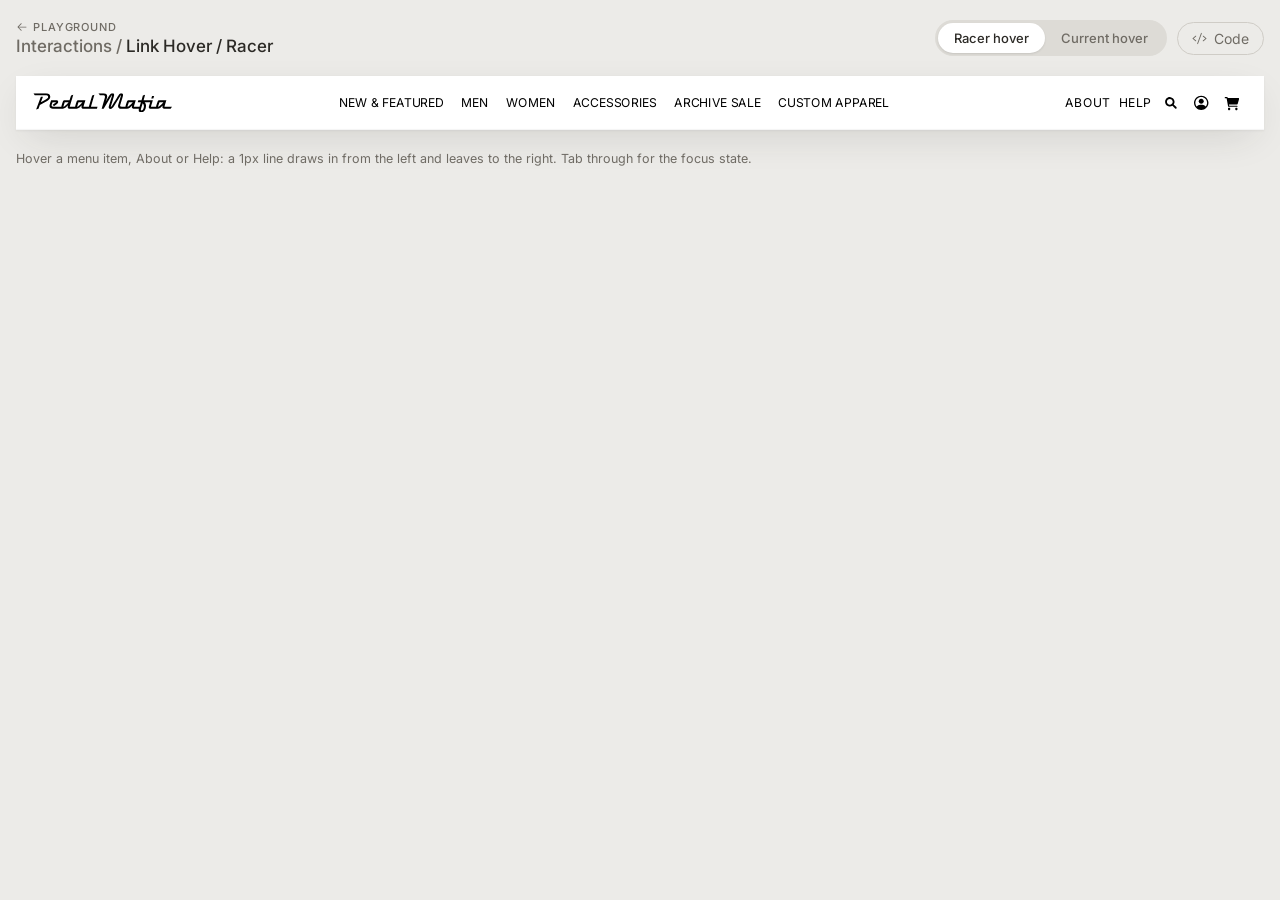
<file: link-hover-racer/index.html>
<!doctype html>
<html lang="en">
<head>
<meta charset="utf-8">
<meta name="viewport" content="width=device-width, initial-scale=1, viewport-fit=cover">
<title>Interactions / Link Hover / Racer</title>
<link rel="preconnect" href="https://fonts.googleapis.com">
<link rel="preconnect" href="https://fonts.gstatic.com" crossorigin>
<link rel="stylesheet" href="https://fonts.googleapis.com/css2?family=Inter:wght@400;500&display=swap">
<!-- The component (reference implementation) -->
<link rel="stylesheet" href="component/nav-link-hover.css">
<!-- Preview page only: developer files drawer -->
<link rel="stylesheet" href="../_shared/dev-panel.css">
<script src="../_shared/dev-panel.js" defer></script>
<style>
  /* ---------- Preview page only (not part of the component) ---------- */
  :root {
    --ui-text: #2c2a26;
    --ui-muted: #6f6b64;
    --ui-surface: #ffffff;
    --ui-canvas: #ecebe8;
    color-scheme: light;
  }
  * { box-sizing: border-box; }
  body { margin: 0; background: var(--ui-canvas); color: var(--ui-text); font: 400 14px "Inter", -apple-system, BlinkMacSystemFont, sans-serif; }
  button { font: inherit; color: inherit; }

  .shell { padding: 20px 16px 48px; display: flex; flex-direction: column; gap: 20px; }
  .bar { display: flex; flex-wrap: wrap; align-items: center; justify-content: space-between; gap: 12px 24px; max-width: 1440px; width: 100%; margin-inline: auto; }
  .bar__id { display: flex; flex-direction: column; gap: 2px; }
  .bar__eyebrow { display: inline-flex; align-items: center; gap: 5px; align-self: flex-start; font-weight: 500; font-size: 11px; letter-spacing: .08em; text-transform: uppercase; color: var(--ui-muted); text-decoration: none; }
  .bar__eyebrow svg { width: 12px; height: 12px; }
  .bar__eyebrow:hover { color: var(--ui-text); }
  .bar__eyebrow:focus-visible { outline: 2px solid var(--ui-text); outline-offset: 2px; }
  .bar__title { font-size: 17px; font-weight: 500; }
  .bar__group { color: var(--ui-muted); }
  .bar__controls { display: flex; align-items: center; gap: 10px; flex-wrap: wrap; }
  .seg { display: inline-flex; background: #dddbd6; border-radius: 999px; padding: 3px; }
  .seg button { border: 0; background: transparent; padding: 7px 16px; border-radius: 999px; cursor: pointer; font-size: 13px; font-weight: 500; display: inline-flex; align-items: center; gap: 7px; color: var(--ui-muted); }
  .seg button[aria-pressed="true"] { background: var(--ui-surface); color: var(--ui-text); box-shadow: 0 1px 2px rgba(44,42,38,.12); }
  .seg button:hover { color: var(--ui-text); }
  .seg button:focus-visible { outline: 2px solid var(--ui-text); outline-offset: 2px; }

  .stage { width: 100%; max-width: 1440px; margin-inline: auto; }
  .frame { background: var(--ui-surface); box-shadow: 0 1px 2px rgba(44,42,38,.06), 0 12px 40px -12px rgba(44,42,38,.18); overflow: hidden; width: 100%; }
  /* Visible, so PM's current hover bar can hang 3px below the header as it does live */
  .frame { overflow: visible; }
  .frame .scaler { width: 1440px; transform-origin: 0 0; }
  .note { text-align: left; font-size: 12.5px; color: var(--ui-muted); width: 100%; max-width: 1440px; margin: 0 auto; line-height: 1.5; }

  /* ---------- Pedal Mafia desktop header, recreated ----------
     Measured from usa.pedalmafia.cc at 1440px and td-section-header.css.
     ABC Whyte is licensed, so Inter stands in. */
  .pm-header {
    display: grid;
    grid-template-columns: 160px 1fr 220px;   /* PM: logo 160, menu, icons 220 */
    column-gap: 20px;
    align-items: center;
    height: 62px;
    padding: 0 20px;
    background: #fff;
    border-bottom: 1px solid #f2f2f2;
    position: relative;
    z-index: 1;
    color: #000;
    font-family: "Inter", sans-serif;
  }
  .pm-header a { color: inherit; text-decoration: none; }
  .pm-header__logo { display: block; line-height: 0; }
  .pm-header__logo img { width: 160px; height: auto; }
  .pm-header__menu { display: flex; justify-content: center; height: 62px; margin: 0; padding: 0; list-style: none; }
  .pm-header__item {
    position: relative;
    display: flex;
    align-items: center;
    height: 100%;
    padding: 10px;                        /* PM: 10px each side, so labels sit 20px apart */
    font-size: 14px;
    line-height: 14px;
    text-transform: uppercase;
  }
  .pm-header__item span { display: block; }
  .pm-header__icons { display: flex; align-items: center; justify-content: flex-end; }
  .pm-header__corner { display: block; padding: 0 5px; font-size: 14px; line-height: 14px; letter-spacing: .6px; text-transform: uppercase; }
  .pm-header__icon { display: grid; place-items: center; width: 35px; height: 41px; padding: 0; border: 0; background: none; cursor: pointer; }
  .pm-header__icon svg { width: 21px; height: 20px; }
  .pm-header :focus-visible { outline: 2px solid #000; outline-offset: -2px; }

  /* "Current" mode: PM's live hover, a 2px bar under the whole item that fades in */
  .pm-header--current .nav-hover::after { display: none; }
  .pm-header--current .pm-header__item::after {
    content: "";
    position: absolute;
    bottom: -3px;
    left: 0;
    width: 100%;
    height: 2px;
    background: #000;
    opacity: 0;
    transition: opacity .3s ease;
  }
  .pm-header--current .pm-header__item:hover::after { opacity: 1; }
</style>
</head>
<body>
<div class="shell">
  <header class="bar">
    <div class="bar__id">
      <a class="bar__eyebrow" href="../"><svg viewBox="0 0 256 256" fill="currentColor" aria-hidden="true"><path d="M224,128a8,8,0,0,1-8,8H59.31l58.35,58.34a8,8,0,0,1-11.32,11.32l-72-72a8,8,0,0,1,0-11.32l72-72a8,8,0,0,1,11.32,11.32L59.31,120H216A8,8,0,0,1,224,128Z"/></svg>Playground</a>
      <span class="bar__title"><span class="bar__group">Interactions / </span>Link Hover / Racer</span>
    </div>
    <div class="bar__controls">
      <div class="seg" role="group" aria-label="Hover style">
        <button type="button" data-hover="racer" aria-pressed="true">Racer hover</button>
        <button type="button" data-hover="current" aria-pressed="false">Current hover</button>
      </div>
      <button type="button" class="dev-btn" data-dev-panel>
        <svg viewBox="0 0 256 256" fill="currentColor" aria-hidden="true"><path d="M69.12,94.15,28.5,128l40.62,33.85a8,8,0,1,1-10.24,12.29l-48-40a8,8,0,0,1,0-12.29l48-40a8,8,0,0,1,10.24,12.3Zm176,27.7-48-40a8,8,0,1,0-10.24,12.3L227.5,128l-40.62,33.85a8,8,0,1,0,10.24,12.29l48-40a8,8,0,0,0,0-12.29ZM162.73,32.48a8,8,0,0,0-10.25,4.79l-64,176a8,8,0,0,0,4.79,10.26A8.14,8.14,0,0,0,96,224a8,8,0,0,0,7.52-5.27l64-176A8,8,0,0,0,162.73,32.48Z"/></svg>Code
      </button>
    </div>
  </header>

  <div class="stage">
    <div class="frame" id="frame">
      <div class="scaler" id="scaler">
        <!-- Pedal Mafia desktop header at 1440px -->
        <div class="pm-header" id="pm-header">
          <a class="pm-header__logo" href="#" aria-label="Pedal Mafia home"><img src="assets/logo.svg" alt="Pedal Mafia" width="160" height="22"></a>
          <nav aria-label="Main">
            <ul class="pm-header__menu">
              <li><a class="pm-header__item" href="#"><span class="nav-hover">New &amp; Featured</span></a></li>
              <li><a class="pm-header__item" href="#"><span class="nav-hover">Men</span></a></li>
              <li><a class="pm-header__item" href="#"><span class="nav-hover">Women</span></a></li>
              <li><a class="pm-header__item" href="#"><span class="nav-hover">Accessories</span></a></li>
              <li><a class="pm-header__item" href="#"><span class="nav-hover">Archive Sale</span></a></li>
              <li><a class="pm-header__item" href="#"><span class="nav-hover">Custom Apparel</span></a></li>
            </ul>
          </nav>
          <div class="pm-header__icons">
            <a class="pm-header__corner" href="#"><span class="nav-hover">About</span></a>
            <a class="pm-header__corner" href="#"><span class="nav-hover">Help</span></a>
            <button type="button" class="pm-header__icon" aria-label="Search">
              <svg viewBox="0 0 21 20" fill="none" aria-hidden="true"><path d="M16.9507 14.8873L13.8257 11.7623C14.5288 10.7206 14.8934 9.41855 14.7111 8.0123C14.3726 5.61646 12.4195 3.68938 10.0497 3.37688C6.508 2.93417 3.51321 5.92896 3.95592 9.47063C4.26842 11.8404 6.1955 13.7935 8.59134 14.1321C9.99759 14.3144 11.2997 13.9498 12.3674 13.2467L15.4663 16.3717C15.883 16.7623 16.534 16.7623 16.9507 16.3717C17.3413 15.955 17.3413 15.304 16.9507 14.8873ZM5.98717 8.74146C5.98717 6.91855 7.47154 5.40813 9.3205 5.40813C11.1434 5.40813 12.6538 6.91855 12.6538 8.74146C12.6538 10.5904 11.1434 12.0748 9.3205 12.0748C7.47154 12.0748 5.98717 10.5904 5.98717 8.74146Z" fill="currentColor"/></svg>
            </button>
            <a class="pm-header__icon" href="#" aria-label="Account">
              <svg viewBox="0 0 21 20" fill="none" aria-hidden="true"><path d="M10.5792 5.31252C8.98413 5.31252 7.7146 6.6146 7.7146 8.1771C7.7146 9.77216 8.98413 11.0417 10.5792 11.0417C12.1417 11.0417 13.4438 9.77216 13.4438 8.1771C13.4438 6.6146 12.1417 5.31252 10.5792 5.31252Z" fill="currentColor"/><path fill-rule="evenodd" clip-rule="evenodd" d="M10.5792 1.66669C5.95679 1.66669 2.24585 5.41018 2.24585 10C2.24585 14.6224 5.95679 18.3334 10.5792 18.3334C15.169 18.3334 18.9125 14.6224 18.9125 10C18.9125 5.41018 15.169 1.66669 10.5792 1.66669ZM15.7875 14.3294C14.9086 12.9623 13.4112 12.0834 11.7185 12.0834H9.40731C7.7146 12.0834 6.2172 12.9623 5.3383 14.3294C4.36174 13.1576 3.80835 11.6602 3.80835 10C3.80835 6.28908 6.83569 3.22919 10.5792 3.22919C14.2901 3.22919 17.35 6.28908 17.35 10C17.35 11.6602 16.7641 13.1576 15.7875 14.3294Z" fill="currentColor"/></svg>
            </a>
            <a class="pm-header__icon" href="#" aria-label="Cart">
              <svg viewBox="0 0 21 21" fill="none" aria-hidden="true"><path d="M5.17638 3.47287C5.51217 3.47287 5.81744 3.75119 5.87849 4.09136L5.93954 4.46245H18.7606C19.4017 4.46245 19.8901 5.11187 19.707 5.73036L18.0585 11.6679C17.9364 12.1008 17.5701 12.3791 17.1122 12.3791H7.43534L7.71008 13.8635H17.1427C17.5396 13.8635 17.8754 14.2037 17.8754 14.6057C17.8754 15.0386 17.5396 15.3479 17.1427 15.3479H7.09955C6.76376 15.3479 6.45849 15.1005 6.39744 14.7603L4.56586 4.95724H2.97848C2.55111 4.95724 2.24585 4.648 2.24585 4.21506C2.24585 3.81304 2.55111 3.47287 2.97848 3.47287H5.17638ZM6.15323 17.8218C6.15323 17.0178 6.79428 16.3375 7.6185 16.3375C8.41218 16.3375 9.08376 17.0178 9.08376 17.8218C9.08376 18.6568 8.41218 19.3062 7.6185 19.3062C6.79428 19.3062 6.15323 18.6568 6.15323 17.8218ZM17.8754 17.8218C17.8754 18.6568 17.2038 19.3062 16.4101 19.3062C15.5859 19.3062 14.9448 18.6568 14.9448 17.8218C14.9448 17.0178 15.5859 16.3375 16.4101 16.3375C17.2038 16.3375 17.8754 17.0178 17.8754 17.8218Z" fill="currentColor"/></svg>
            </a>
          </div>
        </div>
      </div>
    </div>
  </div>

  <p class="note" id="note"></p>
</div>

<script type="application/json" id="dev-files">
[
  { "label": "Overview", "path": "README.md" },
  { "label": "PM header CSS", "path": "shopify/td-section-header-hover.css", "dest": "src/assets/td-section-header.css" },
  { "label": "Generic CSS", "path": "component/nav-link-hover.css" }
]
</script>

<script>
/* Preview page only: hover toggle, and scaling the 1440px header to fit the window. */
(() => {
  const frame = document.getElementById("frame");
  const scaler = document.getElementById("scaler");
  const header = document.getElementById("pm-header");
  const note = document.getElementById("note");
  const buttons = [...document.querySelectorAll("[data-hover]")];
  const NOTES = {
    racer: "Hover a menu item, About or Help: a 1px line draws in from the left and leaves to the right. Tab through for the focus state.",
    current: "What's live today: a 2px bar under the whole menu item fades in, sitting on the header's bottom edge."
  };

  function fit() {
    const s = Math.min(1, frame.clientWidth / 1440);
    scaler.style.transform = `scale(${s})`;
    frame.style.height = scaler.offsetHeight * s + "px";
  }

  function setHover(v) {
    buttons.forEach(b => b.setAttribute("aria-pressed", b.dataset.hover === v));
    header.classList.toggle("pm-header--current", v === "current");
    note.textContent = NOTES[v];
    try { history.replaceState(null, "", "#" + v); } catch (e) {}
  }

  buttons.forEach(b => b.addEventListener("click", () => setHover(b.dataset.hover)));
  addEventListener("resize", fit);
  new ResizeObserver(fit).observe(scaler);
  fit();
  setHover(location.hash === "#current" ? "current" : "racer");
})();
</script>
</body>
</html>
</file>
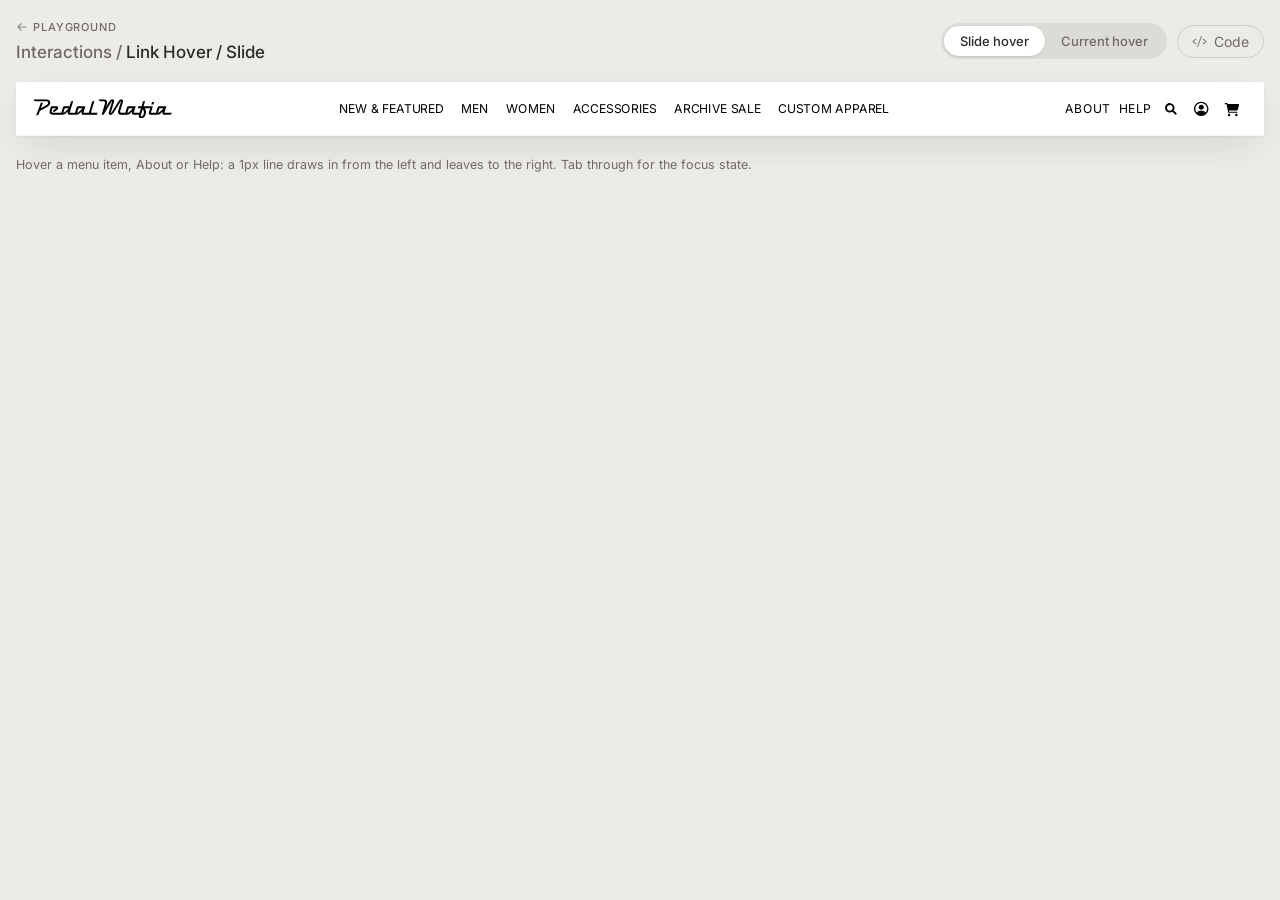
<file: link-hover-slide/index.html>
<!doctype html>
<html lang="en">
<head>
<meta charset="utf-8">
<meta name="viewport" content="width=device-width, initial-scale=1, viewport-fit=cover">
<title>Interactions / Link Hover / Slide</title>
<link rel="preconnect" href="https://fonts.googleapis.com">
<link rel="preconnect" href="https://fonts.gstatic.com" crossorigin>
<link rel="stylesheet" href="https://fonts.googleapis.com/css2?family=Inter:wght@400;500&display=swap">
<!-- The component (reference implementation) -->
<link rel="stylesheet" href="component/nav-link-hover.css">
<!-- Preview page only: developer files drawer -->
<link rel="stylesheet" href="../_shared/dev-panel.css">
<script src="../_shared/dev-panel.js" defer></script>
<style>
  /* ---------- Preview page only (not part of the component) ---------- */
  :root {
    --ui-text: #2c2a26;
    --ui-muted: #6f6b64;
    --ui-surface: #ffffff;
    --ui-canvas: #ecebe8;
    color-scheme: light;
  }
  * { box-sizing: border-box; }
  body { margin: 0; background: var(--ui-canvas); color: var(--ui-text); font: 400 14px "Inter", -apple-system, BlinkMacSystemFont, sans-serif; }
  button { font: inherit; color: inherit; }

  .shell { padding: 20px 16px 48px; display: flex; flex-direction: column; gap: 20px; }
  .bar { display: flex; flex-wrap: wrap; align-items: center; justify-content: space-between; gap: 12px 24px; max-width: 1440px; width: 100%; margin-inline: auto; }
  .bar__id { display: flex; flex-direction: column; gap: 8px; }
  .bar__eyebrow { display: inline-flex; align-items: center; gap: 5px; align-self: flex-start; font-weight: 500; font-size: 11px; letter-spacing: .08em; text-transform: uppercase; color: var(--ui-muted); text-decoration: none; }
  .bar__eyebrow svg { width: 12px; height: 12px; }
  .bar__eyebrow:hover { color: var(--ui-text); }
  .bar__eyebrow:focus-visible { outline: 2px solid var(--ui-text); outline-offset: 2px; }
  .bar__title { font-size: 17px; font-weight: 500; }
  .bar__group { color: var(--ui-muted); }
  .bar__controls { display: flex; align-items: center; gap: 10px; flex-wrap: wrap; }
  .seg { display: inline-flex; background: #dddbd6; border-radius: 999px; padding: 3px; }
  .seg button { border: 0; background: transparent; padding: 7px 16px; border-radius: 999px; cursor: pointer; font-size: 13px; font-weight: 500; display: inline-flex; align-items: center; gap: 7px; color: var(--ui-muted); }
  .seg button[aria-pressed="true"] { background: var(--ui-surface); color: var(--ui-text); box-shadow: 0 1px 2px rgba(44,42,38,.12); }
  .seg button:hover { color: var(--ui-text); }
  .seg button:focus-visible { outline: 2px solid var(--ui-text); outline-offset: 2px; }

  .stage { width: 100%; max-width: 1440px; margin-inline: auto; }
  .frame { background: var(--ui-surface); box-shadow: 0 1px 2px rgba(44,42,38,.06), 0 12px 40px -12px rgba(44,42,38,.18); overflow: hidden; width: 100%; }
  /* Visible, so PM's current hover bar can hang 3px below the header as it does live */
  .frame { overflow: visible; }
  .frame .scaler { width: 1440px; transform-origin: 0 0; }
  .note { text-align: left; font-size: 12.5px; color: var(--ui-muted); width: 100%; max-width: 1440px; margin: 0 auto; line-height: 1.5; }

  /* ---------- Pedal Mafia desktop header, recreated ----------
     Measured from usa.pedalmafia.cc at 1440px and td-section-header.css.
     ABC Whyte is licensed, so Inter stands in. */
  .pm-header {
    display: grid;
    grid-template-columns: 160px 1fr 220px;   /* PM: logo 160, menu, icons 220 */
    column-gap: 20px;
    align-items: center;
    height: 62px;
    padding: 0 20px;
    background: #fff;
    border-bottom: 1px solid #f2f2f2;
    position: relative;
    z-index: 1;
    color: #000;
    font-family: "Inter", sans-serif;
  }
  .pm-header a { color: inherit; text-decoration: none; }
  .pm-header__logo { display: block; line-height: 0; }
  .pm-header__logo img { width: 160px; height: auto; }
  .pm-header__menu { display: flex; justify-content: center; height: 62px; margin: 0; padding: 0; list-style: none; }
  .pm-header__item {
    position: relative;
    display: flex;
    align-items: center;
    height: 100%;
    padding: 10px;                        /* PM: 10px each side, so labels sit 20px apart */
    font-size: 14px;
    line-height: 14px;
    text-transform: uppercase;
  }
  .pm-header__item span { display: block; }
  .pm-header__icons { display: flex; align-items: center; justify-content: flex-end; }
  .pm-header__corner { display: block; padding: 0 5px; font-size: 14px; line-height: 14px; letter-spacing: .6px; text-transform: uppercase; }
  .pm-header__icon { display: grid; place-items: center; width: 35px; height: 41px; padding: 0; border: 0; background: none; cursor: pointer; }
  .pm-header__icon svg { width: 21px; height: 20px; }
  .pm-header :focus-visible { outline: 2px solid #000; outline-offset: -2px; }

  /* "Current" mode: PM's live hover, a 2px bar under the whole item that fades in */
  .pm-header--current .nav-hover::after { display: none; }
  .pm-header--current .pm-header__item::after {
    content: "";
    position: absolute;
    bottom: -3px;
    left: 0;
    width: 100%;
    height: 2px;
    background: #000;
    opacity: 0;
    transition: opacity .3s ease;
  }
  .pm-header--current .pm-header__item:hover::after { opacity: 1; }
</style>
</head>
<body>
<div class="shell">
  <header class="bar">
    <div class="bar__id">
      <a class="bar__eyebrow" href="../"><svg viewBox="0 0 256 256" fill="currentColor" aria-hidden="true"><path d="M224,128a8,8,0,0,1-8,8H59.31l58.35,58.34a8,8,0,0,1-11.32,11.32l-72-72a8,8,0,0,1,0-11.32l72-72a8,8,0,0,1,11.32,11.32L59.31,120H216A8,8,0,0,1,224,128Z"/></svg>Playground</a>
      <span class="bar__title"><span class="bar__group">Interactions / </span>Link Hover / Slide</span>
    </div>
    <div class="bar__controls">
      <div class="seg" role="group" aria-label="Hover style">
        <button type="button" data-hover="slide" aria-pressed="true">Slide hover</button>
        <button type="button" data-hover="current" aria-pressed="false">Current hover</button>
      </div>
      <button type="button" class="dev-btn" data-dev-panel>
        <svg viewBox="0 0 256 256" fill="currentColor" aria-hidden="true"><path d="M69.12,94.15,28.5,128l40.62,33.85a8,8,0,1,1-10.24,12.29l-48-40a8,8,0,0,1,0-12.29l48-40a8,8,0,0,1,10.24,12.3Zm176,27.7-48-40a8,8,0,1,0-10.24,12.3L227.5,128l-40.62,33.85a8,8,0,1,0,10.24,12.29l48-40a8,8,0,0,0,0-12.29ZM162.73,32.48a8,8,0,0,0-10.25,4.79l-64,176a8,8,0,0,0,4.79,10.26A8.14,8.14,0,0,0,96,224a8,8,0,0,0,7.52-5.27l64-176A8,8,0,0,0,162.73,32.48Z"/></svg>Code
      </button>
    </div>
  </header>

  <div class="stage">
    <div class="frame" id="frame">
      <div class="scaler" id="scaler">
        <!-- Pedal Mafia desktop header at 1440px -->
        <div class="pm-header" id="pm-header">
          <a class="pm-header__logo" href="#" aria-label="Pedal Mafia home"><img src="assets/logo.svg" alt="Pedal Mafia" width="160" height="22"></a>
          <nav aria-label="Main">
            <ul class="pm-header__menu">
              <li><a class="pm-header__item" href="#"><span class="nav-hover">New &amp; Featured</span></a></li>
              <li><a class="pm-header__item" href="#"><span class="nav-hover">Men</span></a></li>
              <li><a class="pm-header__item" href="#"><span class="nav-hover">Women</span></a></li>
              <li><a class="pm-header__item" href="#"><span class="nav-hover">Accessories</span></a></li>
              <li><a class="pm-header__item" href="#"><span class="nav-hover">Archive Sale</span></a></li>
              <li><a class="pm-header__item" href="#"><span class="nav-hover">Custom Apparel</span></a></li>
            </ul>
          </nav>
          <div class="pm-header__icons">
            <a class="pm-header__corner" href="#"><span class="nav-hover">About</span></a>
            <a class="pm-header__corner" href="#"><span class="nav-hover">Help</span></a>
            <button type="button" class="pm-header__icon" aria-label="Search">
              <svg viewBox="0 0 21 20" fill="none" aria-hidden="true"><path d="M16.9507 14.8873L13.8257 11.7623C14.5288 10.7206 14.8934 9.41855 14.7111 8.0123C14.3726 5.61646 12.4195 3.68938 10.0497 3.37688C6.508 2.93417 3.51321 5.92896 3.95592 9.47063C4.26842 11.8404 6.1955 13.7935 8.59134 14.1321C9.99759 14.3144 11.2997 13.9498 12.3674 13.2467L15.4663 16.3717C15.883 16.7623 16.534 16.7623 16.9507 16.3717C17.3413 15.955 17.3413 15.304 16.9507 14.8873ZM5.98717 8.74146C5.98717 6.91855 7.47154 5.40813 9.3205 5.40813C11.1434 5.40813 12.6538 6.91855 12.6538 8.74146C12.6538 10.5904 11.1434 12.0748 9.3205 12.0748C7.47154 12.0748 5.98717 10.5904 5.98717 8.74146Z" fill="currentColor"/></svg>
            </button>
            <a class="pm-header__icon" href="#" aria-label="Account">
              <svg viewBox="0 0 21 20" fill="none" aria-hidden="true"><path d="M10.5792 5.31252C8.98413 5.31252 7.7146 6.6146 7.7146 8.1771C7.7146 9.77216 8.98413 11.0417 10.5792 11.0417C12.1417 11.0417 13.4438 9.77216 13.4438 8.1771C13.4438 6.6146 12.1417 5.31252 10.5792 5.31252Z" fill="currentColor"/><path fill-rule="evenodd" clip-rule="evenodd" d="M10.5792 1.66669C5.95679 1.66669 2.24585 5.41018 2.24585 10C2.24585 14.6224 5.95679 18.3334 10.5792 18.3334C15.169 18.3334 18.9125 14.6224 18.9125 10C18.9125 5.41018 15.169 1.66669 10.5792 1.66669ZM15.7875 14.3294C14.9086 12.9623 13.4112 12.0834 11.7185 12.0834H9.40731C7.7146 12.0834 6.2172 12.9623 5.3383 14.3294C4.36174 13.1576 3.80835 11.6602 3.80835 10C3.80835 6.28908 6.83569 3.22919 10.5792 3.22919C14.2901 3.22919 17.35 6.28908 17.35 10C17.35 11.6602 16.7641 13.1576 15.7875 14.3294Z" fill="currentColor"/></svg>
            </a>
            <a class="pm-header__icon" href="#" aria-label="Cart">
              <svg viewBox="0 0 21 21" fill="none" aria-hidden="true"><path d="M5.17638 3.47287C5.51217 3.47287 5.81744 3.75119 5.87849 4.09136L5.93954 4.46245H18.7606C19.4017 4.46245 19.8901 5.11187 19.707 5.73036L18.0585 11.6679C17.9364 12.1008 17.5701 12.3791 17.1122 12.3791H7.43534L7.71008 13.8635H17.1427C17.5396 13.8635 17.8754 14.2037 17.8754 14.6057C17.8754 15.0386 17.5396 15.3479 17.1427 15.3479H7.09955C6.76376 15.3479 6.45849 15.1005 6.39744 14.7603L4.56586 4.95724H2.97848C2.55111 4.95724 2.24585 4.648 2.24585 4.21506C2.24585 3.81304 2.55111 3.47287 2.97848 3.47287H5.17638ZM6.15323 17.8218C6.15323 17.0178 6.79428 16.3375 7.6185 16.3375C8.41218 16.3375 9.08376 17.0178 9.08376 17.8218C9.08376 18.6568 8.41218 19.3062 7.6185 19.3062C6.79428 19.3062 6.15323 18.6568 6.15323 17.8218ZM17.8754 17.8218C17.8754 18.6568 17.2038 19.3062 16.4101 19.3062C15.5859 19.3062 14.9448 18.6568 14.9448 17.8218C14.9448 17.0178 15.5859 16.3375 16.4101 16.3375C17.2038 16.3375 17.8754 17.0178 17.8754 17.8218Z" fill="currentColor"/></svg>
            </a>
          </div>
        </div>
      </div>
    </div>
  </div>

  <p class="note" id="note"></p>
</div>

<script type="application/json" id="dev-files">
[
  { "label": "Overview", "path": "README.md" },
  { "label": "PM header CSS", "path": "shopify/td-section-header-hover.css", "dest": "src/assets/td-section-header.css" },
  { "label": "Generic CSS", "path": "component/nav-link-hover.css" }
]
</script>

<script>
/* Preview page only: hover toggle, and scaling the 1440px header to fit the window. */
(() => {
  const frame = document.getElementById("frame");
  const scaler = document.getElementById("scaler");
  const header = document.getElementById("pm-header");
  const note = document.getElementById("note");
  const buttons = [...document.querySelectorAll("[data-hover]")];
  const NOTES = {
    slide: "Hover a menu item, About or Help: a 1px line draws in from the left and leaves to the right. Tab through for the focus state.",
    current: "What's live today: a 2px bar under the whole menu item fades in, sitting on the header's bottom edge."
  };

  function fit() {
    const s = Math.min(1, frame.clientWidth / 1440);
    scaler.style.transform = `scale(${s})`;
    frame.style.height = scaler.offsetHeight * s + "px";
  }

  function setHover(v) {
    buttons.forEach(b => b.setAttribute("aria-pressed", b.dataset.hover === v));
    header.classList.toggle("pm-header--current", v === "current");
    note.textContent = NOTES[v];
    try { history.replaceState(null, "", "#" + v); } catch (e) {}
  }

  buttons.forEach(b => b.addEventListener("click", () => setHover(b.dataset.hover)));
  addEventListener("resize", fit);
  new ResizeObserver(fit).observe(scaler);
  fit();
  setHover(location.hash === "#current" ? "current" : "slide");
})();
</script>
</body>
</html>
</file>
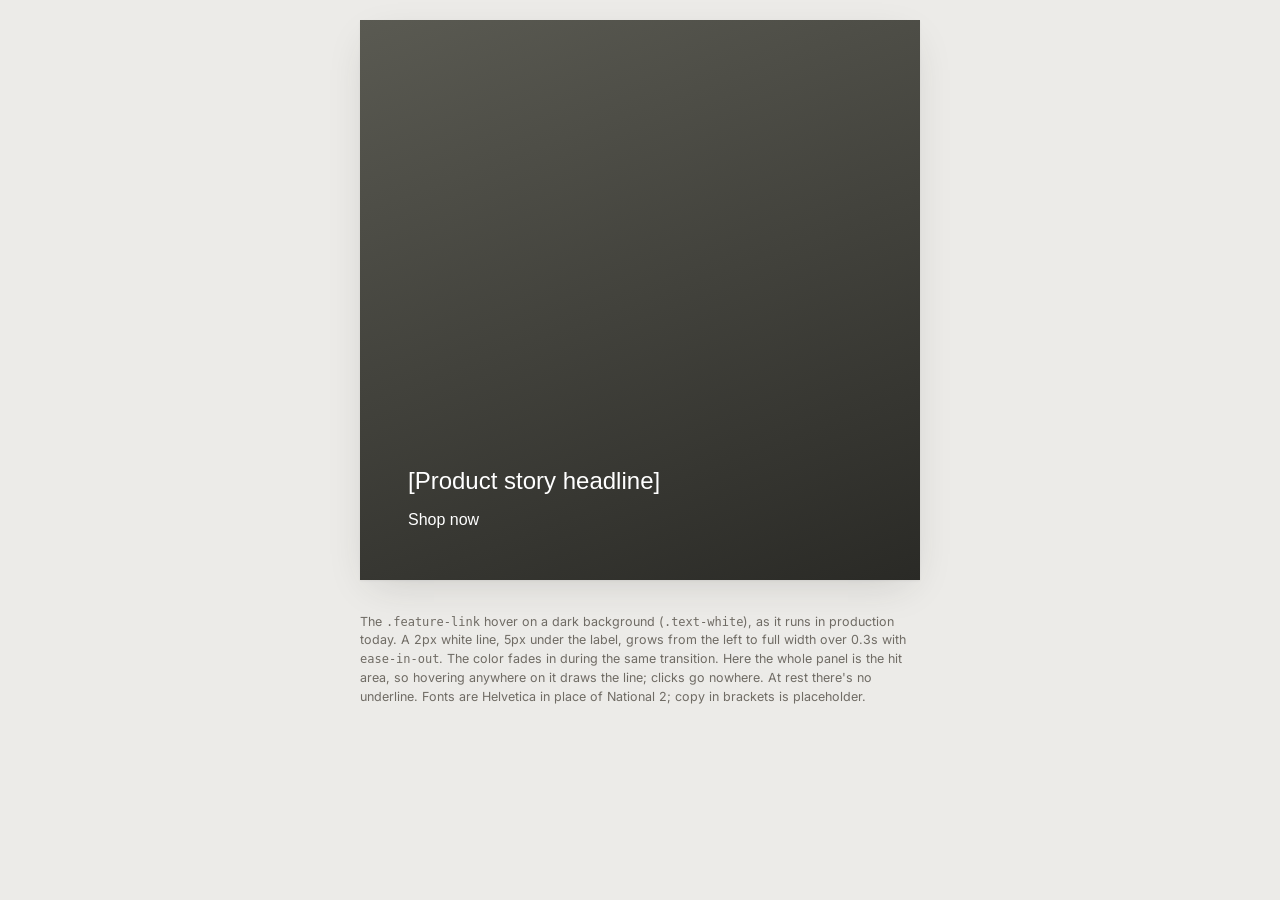
<file: link-hover-underline-grow/index.html>
<!doctype html>
<html lang="en">
<head>
<meta charset="utf-8">
<meta name="viewport" content="width=device-width, initial-scale=1, viewport-fit=cover">
<title>Interactions / Link Hover / Underline Grow</title>
<link rel="preconnect" href="https://fonts.googleapis.com">
<link rel="preconnect" href="https://fonts.gstatic.com" crossorigin>
<link rel="stylesheet" href="https://fonts.googleapis.com/css2?family=Inter:wght@400;500&display=swap">
<style>
  /* Preview chrome: same as the playground entries. Light only by design. */
  :root {
    --ui-text: #2c2a26;
    --ui-muted: #6f6b64;
    --ui-surface: #ffffff;
    --ui-canvas: #ecebe8;
    --ui-track: #dddbd6;
    color-scheme: light;
  }
  * { box-sizing: border-box; }
  body {
    margin: 0;
    background: var(--ui-canvas);
    color: var(--ui-text);
    font: 400 14px/1.5 "Inter", -apple-system, BlinkMacSystemFont, sans-serif;
    padding-block: 20px 48px;
    padding-left: max(16px, env(safe-area-inset-left, 0px));
    padding-right: max(16px, env(safe-area-inset-right, 0px));
  }
  button { font: inherit; color: inherit; }

  .shell { max-width: 560px; margin-inline: auto; display: flex; flex-direction: column; gap: 20px; }
  .bar { display: flex; flex-wrap: wrap; align-items: center; justify-content: space-between; gap: 12px 24px; }
  .bar__id { display: flex; flex-direction: column; gap: 8px; }
  .bar__eyebrow { display: inline-flex; align-items: center; gap: 5px; align-self: flex-start; font-weight: 500; font-size: 11px; letter-spacing: .08em; text-transform: uppercase; color: var(--ui-muted); text-decoration: none; }
  .bar__eyebrow svg { width: 12px; height: 12px; }
  .bar__title { font-size: 17px; font-weight: 500; }
  .bar__group { color: var(--ui-muted); }
  .bar__controls { display: flex; align-items: center; gap: 10px; flex-wrap: wrap; }
  .seg { display: inline-flex; background: var(--ui-track); border-radius: 999px; padding: 3px; }
  .seg button { border: 0; background: transparent; padding: 7px 16px; border-radius: 999px; cursor: pointer; font-size: 13px; font-weight: 500; color: var(--ui-muted); }
  .seg button[aria-pressed="true"] { background: var(--ui-surface); color: var(--ui-text); box-shadow: 0 1px 2px rgba(44,42,38,.12); }
  .seg button:hover { color: var(--ui-text); }
  .seg button:focus-visible { outline: 2px solid var(--ui-text); outline-offset: 2px; }

  .frame { background: var(--ui-surface); box-shadow: 0 1px 2px rgba(44,42,38,.06), 0 12px 40px -12px rgba(44,42,38,.18); }
  .note { font-size: 12.5px; color: var(--ui-muted); line-height: 1.5; max-width: 72ch; }
  .note code { font-size: 12px; }

  /* ---------- Lo-fi Taylor Stitch content blocks ----------
     National 2 is licensed, so the theme's own web fallback stack stands in. */
  .ts {
    --ts-brand: #0f2130;       /* --color-brand */
    --ts-primary: #363636;     /* --color-primary */
    --ts-ms: .3s;
    display: grid;
    font-family: Helvetica, Arial, "Lucida Grande", sans-serif;
  }
  .ts__block { display: flex; flex-direction: column; justify-content: flex-end; gap: 12px; aspect-ratio: 1 / 1; max-width: 100%; padding: 48px; color: var(--ts-primary); }
  .ts__block + .ts__block { border-left: 1px solid #eee; }
  .ts__block--dark { background: linear-gradient(160deg, #5a5a52, #2a2a26); color: #fff; }
  .ts__label { font-size: 12px; color: inherit; opacity: .7; }
  .ts__heading { margin: 0; font-size: 24px; line-height: 1.2; font-weight: 400; text-wrap: balance; }

  /* ---------- .feature-link, copied from the live CSS ----------
     The line is a ::after on the <u>, positioned against the <a>.
     It grows from 0 to 100% width and fades from transparent at the same time,
     because the transition is on every property. */
  .ts .feature-link { margin: 0; font-size: 16px; }
  .ts .feature-link a,
  .ts .feature-link span { position: relative; display: inline-block; }
  .ts .feature-link a,
  .ts .feature-link u { text-decoration: none; color: inherit; }
  .ts .feature-link u::after {
    content: "";
    position: absolute;
    bottom: -5px;
    left: 0;
    width: 0;
    height: 2px;
    display: block;
    background: transparent;
    transition: all var(--ts-ms) ease-in-out;
  }
  /* Whole panel is the hit area: hovering anywhere on it draws the line.
     Clicks are swallowed, so nothing navigates. */
  .ts__block { cursor: pointer; }
  .ts .ts__block:hover .feature-link u::after,
  .ts .feature-link a:hover u::after,
  .ts .feature-link a:focus u::after,
  .ts .feature-link a:active u::after,
  .ts[data-force] .feature-link u::after { width: 100%; background: var(--ts-brand); }
  .ts .text-white:hover .feature-link u::after,
  .ts .text-white .feature-link a:hover u::after,
  .ts .text-white .feature-link a:focus u::after,
  .ts[data-force] .text-white .feature-link u::after { background: #fff; }
  .ts .feature-link a:focus-visible { outline: 2px solid currentColor; outline-offset: 4px; }

  @media (prefers-reduced-motion: reduce) {
    .ts .feature-link u::after { transition: none; }
  }
  @media (max-width: 560px) {
    .ts__block + .ts__block { border-left: 0; border-top: 1px solid #eee; }
  }
</style>
</head>
<body>

<div class="shell">
  <div class="frame">
    <div class="ts" id="ts">
      <section class="ts__block ts__block--dark text-white">
        <h2 class="ts__heading">[Product story headline]</h2>
        <p class="feature-link"><a href="#"><u>Shop now</u></a></p>
      </section>
    </div>
  </div>

  <p class="note">The <code>.feature-link</code> hover on a dark background (<code>.text-white</code>), as it runs in production today. A 2px white line, 5px under the label, grows from the left to full width over 0.3s with <code>ease-in-out</code>. The color fades in during the same transition. Here the whole panel is the hit area, so hovering anywhere on it draws the line; clicks go nowhere. At rest there's no underline. Fonts are Helvetica in place of National 2; copy in brackets is placeholder.</p>
</div>

<script>
  document.querySelectorAll('.ts__block').forEach(b => b.addEventListener('click', e => e.preventDefault()));
</script>
</body>
</html>
</file>
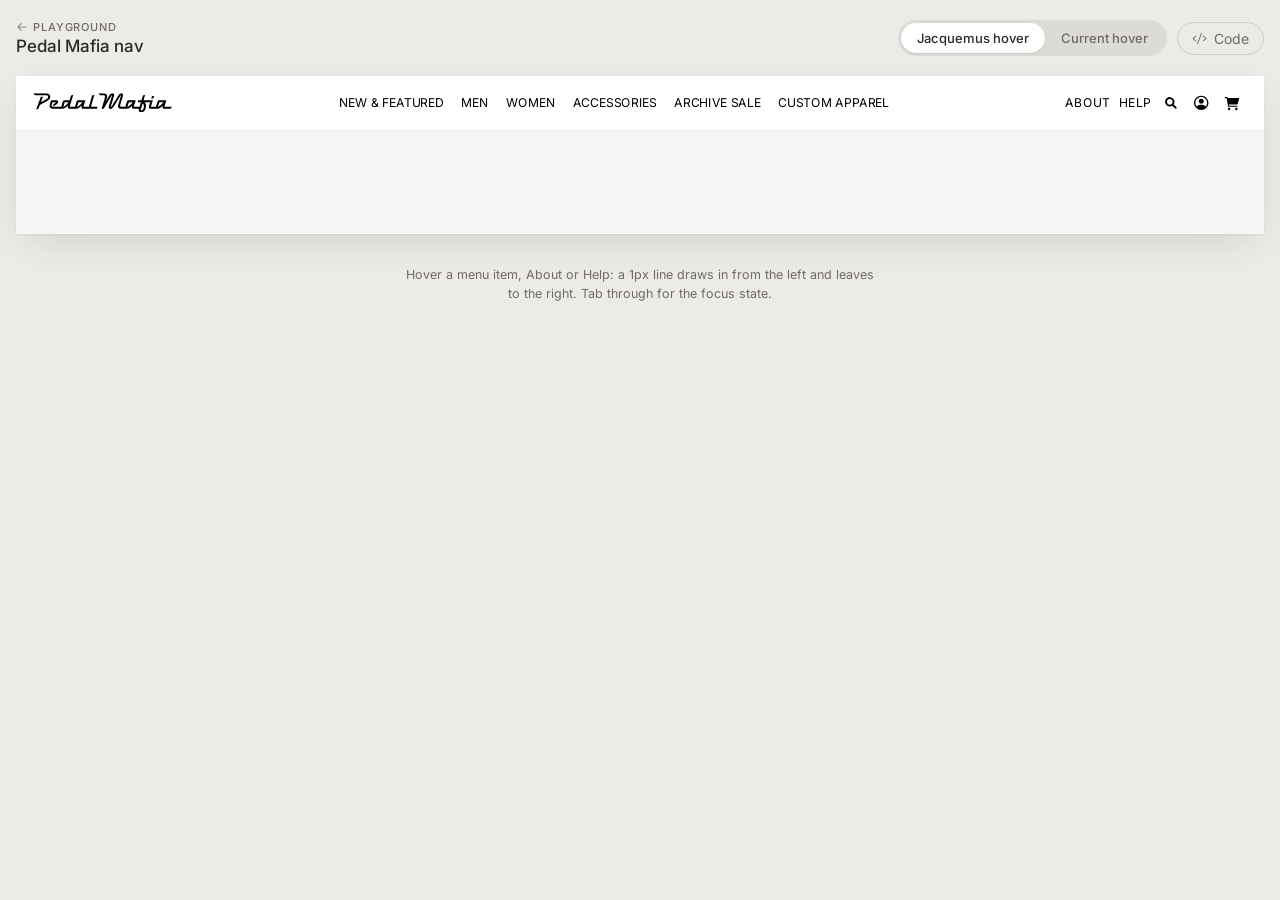
<file: pedal-mafia-nav/index.html>
<!doctype html>
<html lang="en">
<head>
<meta charset="utf-8">
<meta name="viewport" content="width=device-width, initial-scale=1, viewport-fit=cover">
<title>Pedal Mafia Nav</title>
<link rel="preconnect" href="https://fonts.googleapis.com">
<link rel="preconnect" href="https://fonts.gstatic.com" crossorigin>
<link rel="stylesheet" href="https://fonts.googleapis.com/css2?family=Inter:wght@400;500&display=swap">
<!-- The component (reference implementation) -->
<link rel="stylesheet" href="component/nav-link-hover.css">
<!-- Preview page only: developer files drawer -->
<link rel="stylesheet" href="../_shared/dev-panel.css">
<script src="../_shared/dev-panel.js" defer></script>
<style>
  /* ---------- Preview page only (not part of the component) ---------- */
  :root {
    --ui-text: #2c2a26;
    --ui-muted: #6f6b64;
    --ui-surface: #ffffff;
    --ui-canvas: #ecebe8;
    color-scheme: light;
  }
  * { box-sizing: border-box; }
  body { margin: 0; background: var(--ui-canvas); color: var(--ui-text); font: 400 14px "Inter", -apple-system, BlinkMacSystemFont, sans-serif; }
  button { font: inherit; color: inherit; }

  .shell { padding: 20px 16px 48px; display: flex; flex-direction: column; gap: 20px; }
  .bar { display: flex; flex-wrap: wrap; align-items: center; justify-content: space-between; gap: 12px 24px; max-width: 1440px; width: 100%; margin-inline: auto; }
  .bar__id { display: flex; flex-direction: column; gap: 2px; }
  .bar__eyebrow { display: inline-flex; align-items: center; gap: 5px; align-self: flex-start; font-weight: 500; font-size: 11px; letter-spacing: .08em; text-transform: uppercase; color: var(--ui-muted); text-decoration: none; }
  .bar__eyebrow svg { width: 12px; height: 12px; }
  .bar__eyebrow:hover { color: var(--ui-text); }
  .bar__eyebrow:focus-visible { outline: 2px solid var(--ui-text); outline-offset: 2px; }
  .bar__title { font-size: 17px; font-weight: 500; }
  .bar__controls { display: flex; align-items: center; gap: 10px; flex-wrap: wrap; }
  .seg { display: inline-flex; background: #dddbd6; border-radius: 999px; padding: 3px; }
  .seg button { border: 0; background: transparent; padding: 7px 16px; border-radius: 999px; cursor: pointer; font-size: 13px; font-weight: 500; display: inline-flex; align-items: center; gap: 7px; color: var(--ui-muted); }
  .seg button[aria-pressed="true"] { background: var(--ui-surface); color: var(--ui-text); box-shadow: 0 1px 2px rgba(44,42,38,.12); }
  .seg button:hover { color: var(--ui-text); }
  .seg button:focus-visible { outline: 2px solid var(--ui-text); outline-offset: 2px; }

  .stage { width: 100%; max-width: 1440px; margin-inline: auto; }
  .frame { background: var(--ui-surface); box-shadow: 0 1px 2px rgba(44,42,38,.06), 0 12px 40px -12px rgba(44,42,38,.18); overflow: hidden; width: 100%; }
  .frame .scaler { width: 1440px; transform-origin: 0 0; }
  .note { text-align: center; font-size: 12.5px; color: var(--ui-muted); max-width: 60ch; margin-inline: auto; line-height: 1.5; }

  /* ---------- Pedal Mafia desktop header, recreated ----------
     Measured from usa.pedalmafia.cc at 1440px and td-section-header.css.
     ABC Whyte is licensed, so Inter stands in. */
  .pm-header {
    display: grid;
    grid-template-columns: 160px 1fr 220px;   /* PM: logo 160, menu, icons 220 */
    column-gap: 20px;
    align-items: center;
    height: 62px;
    padding: 0 20px;
    background: #fff;
    border-bottom: 1px solid #f2f2f2;
    position: relative;
    z-index: 1;
    color: #000;
    font-family: "Inter", sans-serif;
  }
  /* Stand-in for the page under the header; PM's live bar hangs 3px below it */
  .pm-page { height: 120px; background: #f5f5f4; }
  .pm-header a { color: inherit; text-decoration: none; }
  .pm-header__logo { display: block; line-height: 0; }
  .pm-header__logo img { width: 160px; height: auto; }
  .pm-header__menu { display: flex; justify-content: center; height: 62px; margin: 0; padding: 0; list-style: none; }
  .pm-header__item {
    position: relative;
    display: flex;
    align-items: center;
    height: 100%;
    padding: 10px;                        /* PM: 10px each side, so labels sit 20px apart */
    font-size: 14px;
    line-height: 14px;
    text-transform: uppercase;
  }
  .pm-header__item span { display: block; }
  .pm-header__icons { display: flex; align-items: center; justify-content: flex-end; }
  .pm-header__corner { display: block; padding: 0 5px; font-size: 14px; line-height: 14px; letter-spacing: .6px; text-transform: uppercase; }
  .pm-header__icon { display: grid; place-items: center; width: 35px; height: 41px; padding: 0; border: 0; background: none; cursor: pointer; }
  .pm-header__icon svg { width: 21px; height: 20px; }
  .pm-header :focus-visible { outline: 2px solid #000; outline-offset: -2px; }

  /* "Current" mode: PM's live hover, a 2px bar under the whole item that fades in */
  .pm-header--current .nav-hover::after { display: none; }
  .pm-header--current .pm-header__item::after {
    content: "";
    position: absolute;
    bottom: -3px;
    left: 0;
    width: 100%;
    height: 2px;
    background: #000;
    opacity: 0;
    transition: opacity .3s ease;
  }
  .pm-header--current .pm-header__item:hover::after { opacity: 1; }
</style>
</head>
<body>
<div class="shell">
  <header class="bar">
    <div class="bar__id">
      <a class="bar__eyebrow" href="../"><svg viewBox="0 0 256 256" fill="currentColor" aria-hidden="true"><path d="M224,128a8,8,0,0,1-8,8H59.31l58.35,58.34a8,8,0,0,1-11.32,11.32l-72-72a8,8,0,0,1,0-11.32l72-72a8,8,0,0,1,11.32,11.32L59.31,120H216A8,8,0,0,1,224,128Z"/></svg>Playground</a>
      <span class="bar__title">Pedal Mafia nav</span>
    </div>
    <div class="bar__controls">
      <div class="seg" role="group" aria-label="Hover style">
        <button type="button" data-hover="jacquemus" aria-pressed="true">Jacquemus hover</button>
        <button type="button" data-hover="current" aria-pressed="false">Current hover</button>
      </div>
      <button type="button" class="dev-btn" data-dev-panel>
        <svg viewBox="0 0 256 256" fill="currentColor" aria-hidden="true"><path d="M69.12,94.15,28.5,128l40.62,33.85a8,8,0,1,1-10.24,12.29l-48-40a8,8,0,0,1,0-12.29l48-40a8,8,0,0,1,10.24,12.3Zm176,27.7-48-40a8,8,0,1,0-10.24,12.3L227.5,128l-40.62,33.85a8,8,0,1,0,10.24,12.29l48-40a8,8,0,0,0,0-12.29ZM162.73,32.48a8,8,0,0,0-10.25,4.79l-64,176a8,8,0,0,0,4.79,10.26A8.14,8.14,0,0,0,96,224a8,8,0,0,0,7.52-5.27l64-176A8,8,0,0,0,162.73,32.48Z"/></svg>Code
      </button>
    </div>
  </header>

  <div class="stage">
    <div class="frame" id="frame">
      <div class="scaler" id="scaler">
        <!-- Pedal Mafia desktop header at 1440px -->
        <div class="pm-header" id="pm-header">
          <a class="pm-header__logo" href="#" aria-label="Pedal Mafia home"><img src="assets/logo.svg" alt="Pedal Mafia" width="160" height="22"></a>
          <nav aria-label="Main">
            <ul class="pm-header__menu">
              <li><a class="pm-header__item" href="#"><span class="nav-hover">New &amp; Featured</span></a></li>
              <li><a class="pm-header__item" href="#"><span class="nav-hover">Men</span></a></li>
              <li><a class="pm-header__item" href="#"><span class="nav-hover">Women</span></a></li>
              <li><a class="pm-header__item" href="#"><span class="nav-hover">Accessories</span></a></li>
              <li><a class="pm-header__item" href="#"><span class="nav-hover">Archive Sale</span></a></li>
              <li><a class="pm-header__item" href="#"><span class="nav-hover">Custom Apparel</span></a></li>
            </ul>
          </nav>
          <div class="pm-header__icons">
            <a class="pm-header__corner" href="#"><span class="nav-hover">About</span></a>
            <a class="pm-header__corner" href="#"><span class="nav-hover">Help</span></a>
            <button type="button" class="pm-header__icon" aria-label="Search">
              <svg viewBox="0 0 21 20" fill="none" aria-hidden="true"><path d="M16.9507 14.8873L13.8257 11.7623C14.5288 10.7206 14.8934 9.41855 14.7111 8.0123C14.3726 5.61646 12.4195 3.68938 10.0497 3.37688C6.508 2.93417 3.51321 5.92896 3.95592 9.47063C4.26842 11.8404 6.1955 13.7935 8.59134 14.1321C9.99759 14.3144 11.2997 13.9498 12.3674 13.2467L15.4663 16.3717C15.883 16.7623 16.534 16.7623 16.9507 16.3717C17.3413 15.955 17.3413 15.304 16.9507 14.8873ZM5.98717 8.74146C5.98717 6.91855 7.47154 5.40813 9.3205 5.40813C11.1434 5.40813 12.6538 6.91855 12.6538 8.74146C12.6538 10.5904 11.1434 12.0748 9.3205 12.0748C7.47154 12.0748 5.98717 10.5904 5.98717 8.74146Z" fill="currentColor"/></svg>
            </button>
            <a class="pm-header__icon" href="#" aria-label="Account">
              <svg viewBox="0 0 21 20" fill="none" aria-hidden="true"><path d="M10.5792 5.31252C8.98413 5.31252 7.7146 6.6146 7.7146 8.1771C7.7146 9.77216 8.98413 11.0417 10.5792 11.0417C12.1417 11.0417 13.4438 9.77216 13.4438 8.1771C13.4438 6.6146 12.1417 5.31252 10.5792 5.31252Z" fill="currentColor"/><path fill-rule="evenodd" clip-rule="evenodd" d="M10.5792 1.66669C5.95679 1.66669 2.24585 5.41018 2.24585 10C2.24585 14.6224 5.95679 18.3334 10.5792 18.3334C15.169 18.3334 18.9125 14.6224 18.9125 10C18.9125 5.41018 15.169 1.66669 10.5792 1.66669ZM15.7875 14.3294C14.9086 12.9623 13.4112 12.0834 11.7185 12.0834H9.40731C7.7146 12.0834 6.2172 12.9623 5.3383 14.3294C4.36174 13.1576 3.80835 11.6602 3.80835 10C3.80835 6.28908 6.83569 3.22919 10.5792 3.22919C14.2901 3.22919 17.35 6.28908 17.35 10C17.35 11.6602 16.7641 13.1576 15.7875 14.3294Z" fill="currentColor"/></svg>
            </a>
            <a class="pm-header__icon" href="#" aria-label="Cart">
              <svg viewBox="0 0 21 21" fill="none" aria-hidden="true"><path d="M5.17638 3.47287C5.51217 3.47287 5.81744 3.75119 5.87849 4.09136L5.93954 4.46245H18.7606C19.4017 4.46245 19.8901 5.11187 19.707 5.73036L18.0585 11.6679C17.9364 12.1008 17.5701 12.3791 17.1122 12.3791H7.43534L7.71008 13.8635H17.1427C17.5396 13.8635 17.8754 14.2037 17.8754 14.6057C17.8754 15.0386 17.5396 15.3479 17.1427 15.3479H7.09955C6.76376 15.3479 6.45849 15.1005 6.39744 14.7603L4.56586 4.95724H2.97848C2.55111 4.95724 2.24585 4.648 2.24585 4.21506C2.24585 3.81304 2.55111 3.47287 2.97848 3.47287H5.17638ZM6.15323 17.8218C6.15323 17.0178 6.79428 16.3375 7.6185 16.3375C8.41218 16.3375 9.08376 17.0178 9.08376 17.8218C9.08376 18.6568 8.41218 19.3062 7.6185 19.3062C6.79428 19.3062 6.15323 18.6568 6.15323 17.8218ZM17.8754 17.8218C17.8754 18.6568 17.2038 19.3062 16.4101 19.3062C15.5859 19.3062 14.9448 18.6568 14.9448 17.8218C14.9448 17.0178 15.5859 16.3375 16.4101 16.3375C17.2038 16.3375 17.8754 17.0178 17.8754 17.8218Z" fill="currentColor"/></svg>
            </a>
          </div>
        </div>
        <div class="pm-page" aria-hidden="true"></div>
      </div>
    </div>
  </div>

  <p class="note" id="note"></p>
</div>

<script type="application/json" id="dev-files">
[
  { "label": "Overview", "path": "README.md" },
  { "label": "PM header CSS", "path": "shopify/td-section-header-hover.css", "dest": "src/assets/td-section-header.css" },
  { "label": "Generic CSS", "path": "component/nav-link-hover.css" }
]
</script>

<script>
/* Preview page only: hover toggle, and scaling the 1440px header to fit the window. */
(() => {
  const frame = document.getElementById("frame");
  const scaler = document.getElementById("scaler");
  const header = document.getElementById("pm-header");
  const note = document.getElementById("note");
  const buttons = [...document.querySelectorAll("[data-hover]")];
  const NOTES = {
    jacquemus: "Hover a menu item, About or Help: a 1px line draws in from the left and leaves to the right. Tab through for the focus state.",
    current: "What's live today: a 2px bar under the whole menu item fades in, sitting on the header's bottom edge."
  };

  function fit() {
    const s = Math.min(1, frame.clientWidth / 1440);
    scaler.style.transform = `scale(${s})`;
    frame.style.height = scaler.offsetHeight * s + "px";
  }

  function setHover(v) {
    buttons.forEach(b => b.setAttribute("aria-pressed", b.dataset.hover === v));
    header.classList.toggle("pm-header--current", v === "current");
    note.textContent = NOTES[v];
    try { history.replaceState(null, "", "#" + v); } catch (e) {}
  }

  buttons.forEach(b => b.addEventListener("click", () => setHover(b.dataset.hover)));
  addEventListener("resize", fit);
  new ResizeObserver(fit).observe(scaler);
  fit();
  setHover(location.hash === "#current" ? "current" : "jacquemus");
})();
</script>
</body>
</html>
</file>
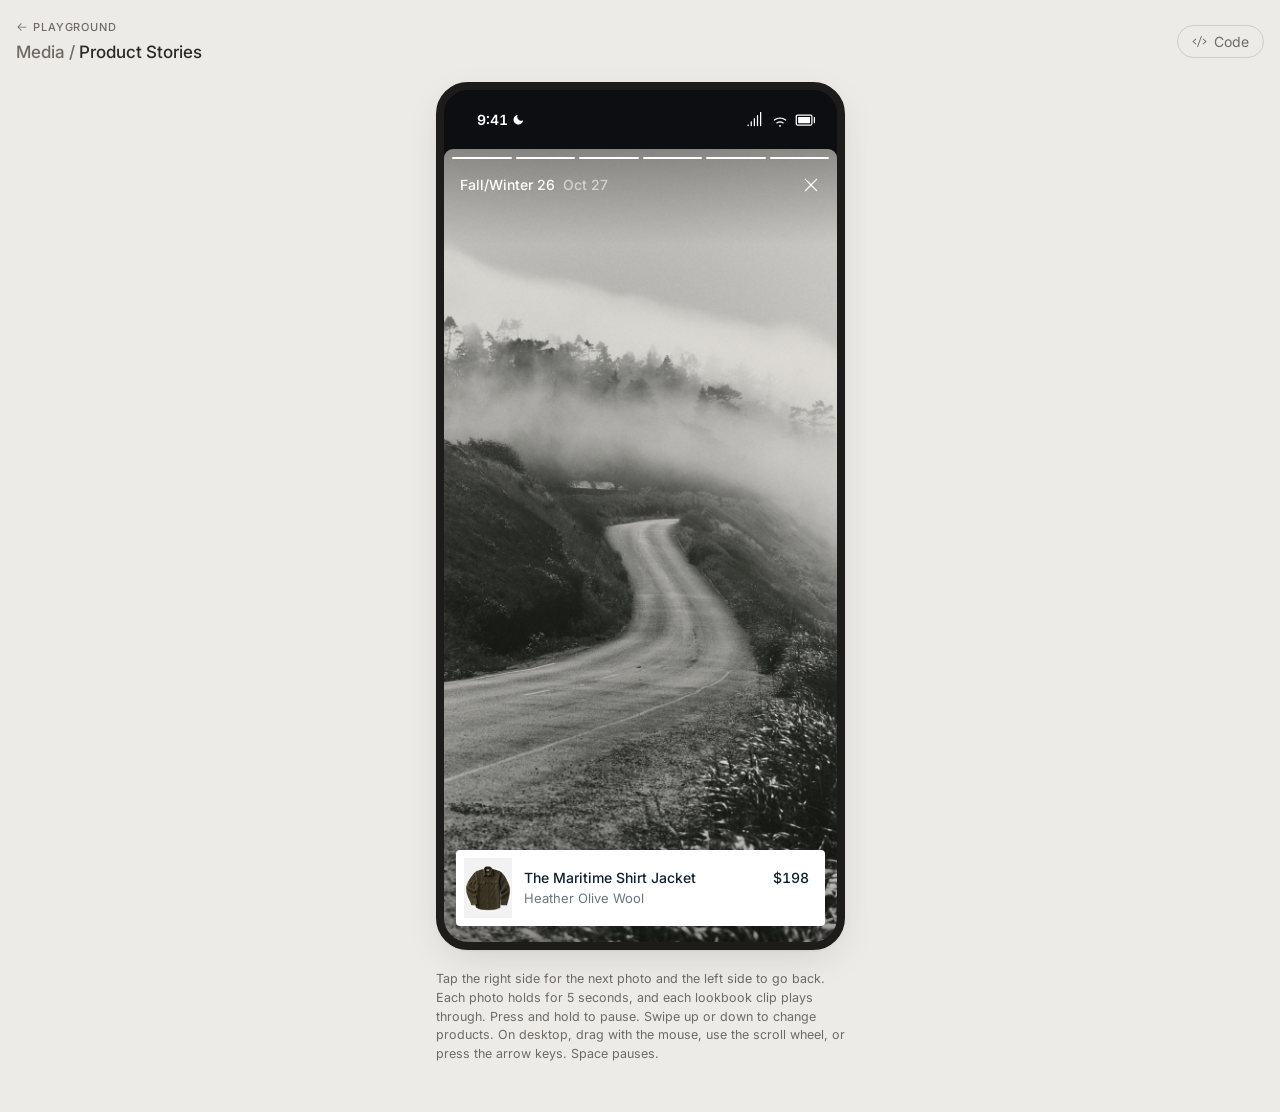
<file: product-stories/index.html>
<!doctype html>
<html lang="en">
<head>
<meta charset="utf-8">
<meta name="viewport" content="width=device-width, initial-scale=1, viewport-fit=cover">
<title>Media / Product Stories</title>
<link rel="preconnect" href="https://fonts.googleapis.com">
<link rel="preconnect" href="https://fonts.gstatic.com" crossorigin>
<link rel="stylesheet" href="https://fonts.googleapis.com/css2?family=Inter:wght@400;500;600&display=swap">
<!-- The component (reference implementation) -->
<link rel="stylesheet" href="component/product-stories.css?v=6">
<script src="component/product-stories.js?v=8" defer></script>
<!-- Preview page only: developer files drawer -->
<link rel="stylesheet" href="../_shared/dev-panel.css">
<script src="../_shared/dev-panel.js" defer></script>
<style>
  /* ---------- Preview page only (not part of the component) ---------- */
  :root {
    --ui-text: #2c2a26;
    --ui-muted: #6f6b64;
    --ui-surface: #ffffff;
    --ui-canvas: #ecebe8;
    color-scheme: light;
  }
  * { box-sizing: border-box; }
  body { margin: 0; background: var(--ui-canvas); color: var(--ui-text); font: 400 14px "Inter", -apple-system, BlinkMacSystemFont, sans-serif; }
  button { font: inherit; color: inherit; }

  .shell { padding: 20px 16px 48px; display: flex; flex-direction: column; gap: 20px; }
  .bar { display: flex; flex-wrap: wrap; align-items: center; justify-content: space-between; gap: 12px 24px; max-width: 1440px; width: 100%; margin-inline: auto; }
  .bar__id { display: flex; flex-direction: column; gap: 8px; }
  .bar__eyebrow { display: inline-flex; align-items: center; gap: 5px; align-self: flex-start; font-weight: 500; font-size: 11px; letter-spacing: .08em; text-transform: uppercase; color: var(--ui-muted); text-decoration: none; }
  .bar__eyebrow svg { width: 12px; height: 12px; }
  .bar__eyebrow:hover { color: var(--ui-text); }
  .bar__eyebrow:focus-visible { outline: 2px solid var(--ui-text); outline-offset: 2px; }
  .bar__title { font-size: 17px; font-weight: 500; }
  .bar__group { color: var(--ui-muted); }
  .bar__controls { display: flex; align-items: center; gap: 10px; flex-wrap: wrap; }

  .stage { width: 100%; max-width: 1440px; margin-inline: auto; display: flex; justify-content: center; }
  .frame { background: var(--ui-surface); box-shadow: 0 1px 2px rgba(44,42,38,.06), 0 12px 40px -12px rgba(44,42,38,.18); overflow: hidden; }
  /* iPhone 16 screen at its true 393 × 852pt, always shown at 100% so every
     size matches the Figma file. Short windows scroll instead of shrinking it. */
  .frame--mobile { flex: none; position: relative; box-sizing: content-box; width: 393px; height: 852px; border-radius: 32px; border: 8px solid #1d1c1a; }
  /* iOS status bar, from the Figma file (TS Product Stories): a 59pt dark band
     above the story, which sits below it as a card with rounded top corners.
     The middle 166pt is the Dynamic Island; the time and icons center in the
     113.5pt ears either side. Preview chrome only. Icons are Phosphor Regular. */
  .frame--mobile { background: #0c0e12; }
  .status { height: 59px; display: grid; grid-template-columns: 1fr 166px 1fr; align-items: center; color: #fff; pointer-events: none; }
  .status__time { grid-column: 1; justify-self: center; display: flex; align-items: center; gap: 4px; font: 600 14px/1 "Inter", -apple-system, BlinkMacSystemFont, sans-serif; font-variant-numeric: tabular-nums; }
  .status__time svg { width: 12px; height: 12px; }
  .status__icons { grid-column: 3; justify-self: center; display: flex; align-items: center; gap: 5px; }
  .status__icons svg { width: 20px; height: 20px; }
  .frame--mobile product-stories { height: calc(100% - 59px); border-radius: 9px 9px 0 0; }
  /* The caption lines up with the phone's left edge */
  .note { text-align: left; font-size: 12.5px; color: var(--ui-muted); width: 409px; max-width: 100%; margin: 0 auto; line-height: 1.5; }

  /* On a real phone the stories fill the screen below the header */
  @media (max-width: 500px) {
    .shell { padding-bottom: 24px; }
    .status { display: none; } /* a real phone has its own */
    .frame--mobile product-stories { height: 100%; border-radius: 0; }
    .frame--mobile { width: calc(100% + 32px); height: calc(100svh - 96px); margin-inline: -16px; border: 0; border-radius: 0; box-shadow: none; }
    .note { width: 100%; }
  }

  /* Sample brand mapping: Taylor Stitch. National 2 is licensed: Inter stands in. */
  product-stories {
    --ps-font: "Inter", Helvetica, Arial, sans-serif;
    --ps-bg: #0f2130;
    --ps-text: #0f2130;
    --ps-muted: rgba(15, 33, 48, .62);
  }
</style>
</head>
<body>
<div class="shell">
  <header class="bar">
    <div class="bar__id">
      <a class="bar__eyebrow" href="../"><svg viewBox="0 0 256 256" fill="currentColor" aria-hidden="true"><path d="M224,128a8,8,0,0,1-8,8H59.31l58.35,58.34a8,8,0,0,1-11.32,11.32l-72-72a8,8,0,0,1,0-11.32l72-72a8,8,0,0,1,11.32,11.32L59.31,120H216A8,8,0,0,1,224,128Z"/></svg>Playground</a>
      <span class="bar__title"><span class="bar__group">Media / </span>Product Stories</span>
    </div>
    <div class="bar__controls">
      <button type="button" class="dev-btn" data-dev-panel>
        <svg viewBox="0 0 256 256" fill="currentColor" aria-hidden="true"><path d="M69.12,94.15,28.5,128l40.62,33.85a8,8,0,1,1-10.24,12.29l-48-40a8,8,0,0,1,0-12.29l48-40a8,8,0,0,1,10.24,12.3Zm176,27.7-48-40a8,8,0,1,0-10.24,12.3L227.5,128l-40.62,33.85a8,8,0,1,0,10.24,12.29l48-40a8,8,0,0,0,0-12.29ZM162.73,32.48a8,8,0,0,0-10.25,4.79l-64,176a8,8,0,0,0,4.79,10.26A8.14,8.14,0,0,0,96,224a8,8,0,0,0,7.52-5.27l64-176A8,8,0,0,0,162.73,32.48Z"/></svg>Code
      </button>
    </div>
  </header>

  <div class="stage">
    <div class="frame frame--mobile">
      <div class="status" aria-hidden="true">
        <!-- Phosphor Regular: moon, cell-signal-full, wifi-high, battery -->
        <span class="status__time">9:41<svg viewBox="0 0 12 12" fill="currentColor"><path d="M11.0409 7.04109C10.7381 8.02967 10.1312 8.89756 9.30656 9.52125C8.58256 10.0662 7.72102 10.3985 6.81864 10.4809C5.91626 10.5634 5.00875 10.3927 4.19798 9.98808C3.38721 9.58343 2.70526 8.96081 2.22869 8.19011C1.75212 7.41941 1.49978 6.53114 1.5 5.625C1.49674 4.56733 1.84057 3.53781 2.47875 2.69437C3.10244 1.86974 3.97032 1.26283 4.95891 0.959995C5.02406 0.939933 5.09345 0.938012 5.15962 0.954439C5.22578 0.970865 5.28622 1.00502 5.33443 1.05322C5.38263 1.10143 5.41679 1.16187 5.43321 1.22803C5.44964 1.2942 5.44772 1.36359 5.42766 1.42875C5.21149 2.14379 5.19336 2.90409 5.37521 3.62862C5.55706 4.35315 5.93208 5.01478 6.46029 5.54299C6.9885 6.0712 7.65012 6.44621 8.37466 6.62806C9.09919 6.80991 9.85948 6.79179 10.5745 6.57562C10.6397 6.55556 10.7091 6.55364 10.7752 6.57006C10.8414 6.58649 10.9018 6.62064 10.9501 6.66885C10.9983 6.71706 11.0324 6.77749 11.0488 6.84366C11.0653 6.90982 11.0633 6.97922 11.0433 7.04437L11.0409 7.04109Z"/></svg></span>
        <span class="status__icons">
          <svg viewBox="0 0 20 20" fill="currentColor"><path d="M13.125 5.625V15.625C13.125 15.7908 13.0592 15.9497 12.9419 16.0669C12.8247 16.1842 12.6658 16.25 12.5 16.25C12.3342 16.25 12.1753 16.1842 12.0581 16.0669C11.9408 15.9497 11.875 15.7908 11.875 15.625V5.625C11.875 5.45924 11.9408 5.30027 12.0581 5.18306C12.1753 5.06585 12.3342 5 12.5 5C12.6658 5 12.8247 5.06585 12.9419 5.18306C13.0592 5.30027 13.125 5.45924 13.125 5.625ZM15.625 1.875C15.4592 1.875 15.3003 1.94085 15.1831 2.05806C15.0658 2.17527 15 2.33424 15 2.5V15.625C15 15.7908 15.0658 15.9497 15.1831 16.0669C15.3003 16.1842 15.4592 16.25 15.625 16.25C15.7908 16.25 15.9497 16.1842 16.0669 16.0669C16.1842 15.9497 16.25 15.7908 16.25 15.625V2.5C16.25 2.33424 16.1842 2.17527 16.0669 2.05806C15.9497 1.94085 15.7908 1.875 15.625 1.875ZM9.375 8.125C9.20924 8.125 9.05027 8.19085 8.93306 8.30806C8.81585 8.42527 8.75 8.58424 8.75 8.75V15.625C8.75 15.7908 8.81585 15.9497 8.93306 16.0669C9.05027 16.1842 9.20924 16.25 9.375 16.25C9.54076 16.25 9.69973 16.1842 9.81694 16.0669C9.93415 15.9497 10 15.7908 10 15.625V8.75C10 8.58424 9.93415 8.42527 9.81694 8.30806C9.69973 8.19085 9.54076 8.125 9.375 8.125ZM6.25 11.25C6.08424 11.25 5.92527 11.3158 5.80806 11.4331C5.69085 11.5503 5.625 11.7092 5.625 11.875V15.625C5.625 15.7908 5.69085 15.9497 5.80806 16.0669C5.92527 16.1842 6.08424 16.25 6.25 16.25C6.41576 16.25 6.57473 16.1842 6.69194 16.0669C6.80915 15.9497 6.875 15.7908 6.875 15.625V11.875C6.875 11.7092 6.80915 11.5503 6.69194 11.4331C6.57473 11.3158 6.41576 11.25 6.25 11.25ZM3.125 14.375C2.95924 14.375 2.80027 14.4408 2.68306 14.5581C2.56585 14.6753 2.5 14.8342 2.5 15V15.625C2.5 15.7908 2.56585 15.9497 2.68306 16.0669C2.80027 16.1842 2.95924 16.25 3.125 16.25C3.29076 16.25 3.44973 16.1842 3.56694 16.0669C3.68415 15.9497 3.75 15.7908 3.75 15.625V15C3.75 14.8342 3.68415 14.6753 3.56694 14.5581C3.44973 14.4408 3.29076 14.375 3.125 14.375Z"/></svg>
          <svg viewBox="0 0 20 20" fill="currentColor"><path d="M10.9375 15.9375C10.9375 16.1229 10.8825 16.3042 10.7795 16.4583C10.6765 16.6125 10.5301 16.7327 10.3588 16.8036C10.1875 16.8746 9.99897 16.8932 9.81712 16.857C9.63526 16.8208 9.46821 16.7315 9.3371 16.6004C9.20599 16.4693 9.1167 16.3023 9.08053 16.1204C9.04435 15.9385 9.06292 15.75 9.13388 15.5787C9.20483 15.4074 9.325 15.261 9.47917 15.158C9.63334 15.055 9.81459 15 10 15C10.2487 15 10.4871 15.0988 10.6629 15.2746C10.8387 15.4504 10.9375 15.6889 10.9375 15.9375ZM16.0156 9.59141C14.3042 8.23642 12.1853 7.49918 10.0024 7.49918C7.81946 7.49918 5.70053 8.23642 3.98908 9.59141C3.85916 9.69439 3.77548 9.84475 3.75643 10.0094C3.73738 10.1741 3.78454 10.3396 3.88751 10.4695C3.99049 10.5994 4.14086 10.6831 4.30554 10.7022C4.47022 10.7212 4.63573 10.6741 4.76564 10.5711C6.25616 9.39127 8.10141 8.74935 10.0024 8.74935C11.9033 8.74935 13.7486 9.39127 15.2391 10.5711C15.3034 10.6221 15.3771 10.6599 15.4561 10.6824C15.535 10.7049 15.6176 10.7116 15.6992 10.7022C15.7807 10.6928 15.8596 10.6674 15.9313 10.6275C16.0031 10.5875 16.0662 10.5339 16.1172 10.4695C16.1682 10.4052 16.206 10.3315 16.2285 10.2525C16.251 10.1736 16.2577 10.091 16.2483 10.0094C16.2389 9.92789 16.2135 9.849 16.1736 9.77728C16.1336 9.70555 16.08 9.64239 16.0156 9.59141ZM13.4953 12.3852C12.4801 11.6473 11.2574 11.2499 10.0024 11.2499C8.74736 11.2499 7.5246 11.6473 6.50939 12.3852C6.37533 12.4827 6.28553 12.6296 6.25975 12.7934C6.23396 12.9572 6.2743 13.1245 6.37189 13.2586C6.46948 13.3927 6.61633 13.4825 6.78013 13.5082C6.94393 13.534 7.11127 13.4937 7.24533 13.3961C8.04651 12.8134 9.0117 12.4996 10.0024 12.4996C10.993 12.4996 11.9582 12.8134 12.7594 13.3961C12.8258 13.4444 12.901 13.4792 12.9808 13.4984C13.0607 13.5177 13.1435 13.521 13.2246 13.5082C13.3057 13.4955 13.3835 13.4669 13.4535 13.424C13.5236 13.3812 13.5845 13.325 13.6328 13.2586C13.6811 13.1922 13.7159 13.117 13.7352 13.0371C13.7544 12.9573 13.7577 12.8745 13.745 12.7934C13.7322 12.7123 13.7036 12.6345 13.6608 12.5644C13.6179 12.4944 13.5617 12.4335 13.4953 12.3852Z"/></svg>
          <svg viewBox="0 0 20 20" fill="currentColor"><path d="M15.625 4.375H2.5C2.00272 4.375 1.52581 4.57254 1.17417 4.92417C0.822544 5.27581 0.625 5.75272 0.625 6.25V13.75C0.625 14.2473 0.822544 14.7242 1.17417 15.0758C1.52581 15.4275 2.00272 15.625 2.5 15.625H15.625C16.1223 15.625 16.5992 15.4275 16.9508 15.0758C17.3025 14.7242 17.5 14.2473 17.5 13.75V6.25C17.5 5.75272 17.3025 5.27581 16.9508 4.92417C16.5992 4.57254 16.1223 4.375 15.625 4.375ZM16.25 13.75C16.25 13.9158 16.1842 14.0747 16.0669 14.1919C15.9497 14.3092 15.7908 14.375 15.625 14.375H2.5C2.33424 14.375 2.17527 14.3092 2.05806 14.1919C1.94085 14.0747 1.875 13.9158 1.875 13.75V6.25C1.875 6.08424 1.94085 5.92527 2.05806 5.80806C2.17527 5.69085 2.33424 5.625 2.5 5.625H15.625C15.7908 5.625 15.9497 5.69085 16.0669 5.80806C16.1842 5.92527 16.25 6.08424 16.25 6.25V13.75ZM15 7.5V12.5C15 12.6658 14.9342 12.8247 14.8169 12.9419C14.6997 13.0592 14.5408 13.125 14.375 13.125H3.75C3.58424 13.125 3.42527 13.0592 3.30806 12.9419C3.19085 12.8247 3.125 12.6658 3.125 12.5V7.5C3.125 7.33424 3.19085 7.17527 3.30806 7.05806C3.42527 6.94085 3.58424 6.875 3.75 6.875H14.375C14.5408 6.875 14.6997 6.94085 14.8169 7.05806C14.9342 7.17527 15 7.33424 15 7.5ZM20 7.5V12.5C20 12.6658 19.9342 12.8247 19.8169 12.9419C19.6997 13.0592 19.5408 13.125 19.375 13.125C19.2092 13.125 19.0503 13.0592 18.9331 12.9419C18.8158 12.8247 18.75 12.6658 18.75 12.5V7.5C18.75 7.33424 18.8158 7.17527 18.9331 7.05806C19.0503 6.94085 19.2092 6.875 19.375 6.875C19.5408 6.875 19.6997 6.94085 19.8169 7.05806C19.9342 7.17527 20 7.33424 20 7.5Z"/></svg>
        </span>
      </div>
      <product-stories data-seconds="5" aria-label="Product stories" aria-roledescription="carousel">
        <div class="ps__track">

          <article class="ps__story" aria-label="The Jack in Fern Twist Waffle">
            <div class="ps__frames">
              <img class="ps__frame" src="assets/jack-j2.jpg" alt="Fit model showing off The Jack in Fern Twist Waffle" width="1080" height="1350">
              <img class="ps__frame" src="assets/jack-je1.jpg" alt="Fit model posing in The Jack in Fern Twist Waffle" width="1080" height="1656" loading="lazy">
              <img class="ps__frame" src="assets/jack-j3.jpg" alt="Fit model showing off the collar on The Jack in Fern Twist Waffle" width="1080" height="1350" loading="lazy">
              <img class="ps__frame" src="assets/jack-je2.jpg" alt="Fit model showing off the back of The Jack in Fern Twist Waffle" width="1080" height="1656" loading="lazy">
              <img class="ps__frame" src="assets/jack-j8.jpg" alt="Close-up of the fabric on The Jack in Fern Twist Waffle" width="1080" height="1350" loading="lazy">
              <video class="ps__frame" src="assets/lookbook-window.mp4#t=0.1" muted playsinline preload="metadata" aria-label="Winter 2026 lookbook clip: a window looking out over a lake"></video>
            </div>
            <div class="ps__header">
              <p class="ps__label"><span class="ps__label-title">Fall/Winter 26</span> <span class="ps__label-date">Oct 27</span></p>
              <button type="button" class="ps__close" aria-label="Close"><svg viewBox="0 0 20 20" fill="currentColor" aria-hidden="true"><path d="M16.0672 15.1828C16.1253 15.2409 16.1713 15.3098 16.2028 15.3857C16.2342 15.4616 16.2504 15.5429 16.2504 15.625C16.2504 15.7071 16.2342 15.7884 16.2028 15.8643C16.1713 15.9402 16.1253 16.0091 16.0672 16.0672C16.0091 16.1253 15.9402 16.1713 15.8643 16.2027C15.7885 16.2342 15.7071 16.2503 15.625 16.2503C15.5429 16.2503 15.4616 16.2342 15.3857 16.2027C15.3098 16.1713 15.2409 16.1253 15.1828 16.0672L10 10.8836L4.8172 16.0672C4.69992 16.1845 4.54086 16.2503 4.37501 16.2503C4.20916 16.2503 4.0501 16.1845 3.93282 16.0672C3.81555 15.9499 3.74966 15.7908 3.74966 15.625C3.74966 15.4591 3.81555 15.3001 3.93282 15.1828L9.11642 10L3.93282 4.81718C3.81555 4.69991 3.74966 4.54085 3.74966 4.375C3.74966 4.20914 3.81555 4.05008 3.93282 3.93281C4.0501 3.81553 4.20916 3.74965 4.37501 3.74965C4.54086 3.74965 4.69992 3.81553 4.8172 3.93281L10 9.1164L15.1828 3.93281C15.3001 3.81553 15.4592 3.74965 15.625 3.74965C15.7909 3.74965 15.9499 3.81553 16.0672 3.93281C16.1845 4.05008 16.2504 4.20914 16.2504 4.375C16.2504 4.54085 16.1845 4.69991 16.0672 4.81718L10.8836 10L16.0672 15.1828Z"/></svg></button>
            </div>
            <a class="ps__card" href="https://www.taylorstitch.com/products/jack-in-fern-twist-waffle-2610" target="_blank" rel="noopener">
              <img class="ps__thumb" src="assets/jack-thumb.jpg" alt="" width="160" height="200">
              <span class="ps__details"><span class="ps__info"><span class="ps__title">The Jack</span><span class="ps__color">Fern Twist Waffle</span></span>
                <span class="ps__price">$138</span></span>
            </a>
          </article>

          <article class="ps__story" aria-label="The Deck Pant in Khaki Bedford Cord">
            <div class="ps__frames">
              <img class="ps__frame" src="assets/deck-de1.jpg" alt="Fit model posing in The Deck Pant in Khaki Bedford Cord" width="1080" height="1656" loading="lazy">
              <img class="ps__frame" src="assets/deck-d3.jpg" alt="Fit modle showing off the back pockets on The Deck Pant in Khaki Bedford Cord" width="1080" height="1350" loading="lazy">
              <video class="ps__frame" src="assets/lookbook-ledge.mp4#t=0.1" muted playsinline preload="metadata" aria-label="Winter 2026 lookbook clip: a man sitting on a ledge in the Maritime Shirt Jacket in Heather Olive Wool and the Deck Pant in Khaki Bedford Cord"></video>
              <img class="ps__frame" src="assets/deck-d2.jpg" alt="Fit model showing off The Deck Pant in Khaki Bedford Cord" width="1080" height="1350" loading="lazy">
              <img class="ps__frame" src="assets/deck-d5.jpg" alt="Close-up of the waistband on The Deck Pant in Khaki Bedford Cord" width="1080" height="1350" loading="lazy">
              <video class="ps__frame" src="assets/lookbook-sweater.mp4#t=0.1" muted playsinline preload="metadata" aria-label="Winter 2026 lookbook clip: the back of a man in a patterned sweater"></video>
            </div>
            <div class="ps__header">
              <p class="ps__label"><span class="ps__label-title">Fall/Winter 26</span> <span class="ps__label-date">Oct 27</span></p>
              <button type="button" class="ps__close" aria-label="Close"><svg viewBox="0 0 20 20" fill="currentColor" aria-hidden="true"><path d="M16.0672 15.1828C16.1253 15.2409 16.1713 15.3098 16.2028 15.3857C16.2342 15.4616 16.2504 15.5429 16.2504 15.625C16.2504 15.7071 16.2342 15.7884 16.2028 15.8643C16.1713 15.9402 16.1253 16.0091 16.0672 16.0672C16.0091 16.1253 15.9402 16.1713 15.8643 16.2027C15.7885 16.2342 15.7071 16.2503 15.625 16.2503C15.5429 16.2503 15.4616 16.2342 15.3857 16.2027C15.3098 16.1713 15.2409 16.1253 15.1828 16.0672L10 10.8836L4.8172 16.0672C4.69992 16.1845 4.54086 16.2503 4.37501 16.2503C4.20916 16.2503 4.0501 16.1845 3.93282 16.0672C3.81555 15.9499 3.74966 15.7908 3.74966 15.625C3.74966 15.4591 3.81555 15.3001 3.93282 15.1828L9.11642 10L3.93282 4.81718C3.81555 4.69991 3.74966 4.54085 3.74966 4.375C3.74966 4.20914 3.81555 4.05008 3.93282 3.93281C4.0501 3.81553 4.20916 3.74965 4.37501 3.74965C4.54086 3.74965 4.69992 3.81553 4.8172 3.93281L10 9.1164L15.1828 3.93281C15.3001 3.81553 15.4592 3.74965 15.625 3.74965C15.7909 3.74965 15.9499 3.81553 16.0672 3.93281C16.1845 4.05008 16.2504 4.20914 16.2504 4.375C16.2504 4.54085 16.1845 4.69991 16.0672 4.81718L10.8836 10L16.0672 15.1828Z"/></svg></button>
            </div>
            <a class="ps__card" href="https://www.taylorstitch.com/products/deck-pant-in-khaki-bedford-cord-2512" target="_blank" rel="noopener">
              <img class="ps__thumb" src="assets/deck-thumb.jpg" alt="" width="160" height="200" loading="lazy">
              <span class="ps__details"><span class="ps__info"><span class="ps__title">The Deck Pant</span><span class="ps__color">Khaki Bedford Cord</span></span>
                <span class="ps__price">$148</span></span>
            </a>
          </article>

          <article class="ps__story" aria-label="The Maritime Shirt Jacket in Heather Olive Wool">
            <div class="ps__frames">
              <img class="ps__frame" src="assets/maritime-m4.jpg" alt="Fit model leaning against the wall wearing The Maritime Shirt Jacket in Heather Olive Wool" width="1080" height="1350" loading="lazy">
              <img class="ps__frame" src="assets/maritime-me1.jpg" alt="Fit model posing in The Maritime Shirt Jacket in Heather Olive Wool" width="1080" height="1656" loading="lazy">
              <img class="ps__frame" src="assets/maritime-m2.jpg" alt="Fit model buttoning up The Maritime Shirt Jacket in Heather Olive Wool" width="1080" height="1350" loading="lazy">
              <img class="ps__frame" src="assets/maritime-m3.jpg" alt="Fit model showing off The Maritime Shirt Jacket in Heather Olive Wool" width="1080" height="1350" loading="lazy">
              <img class="ps__frame" src="assets/maritime-m8.jpg" alt="Close-up of the fabric on The Maritime Shirt Jacket in Heather Olive Wool" width="1080" height="1350" loading="lazy">
              <img class="ps__frame" src="assets/maritime-me3.jpg" alt="Responsibly built: The Maritime Shirt Jacket in Heather Olive Wool" width="1080" height="1656" loading="lazy">
            </div>
            <div class="ps__header">
              <p class="ps__label"><span class="ps__label-title">Fall/Winter 26</span> <span class="ps__label-date">Oct 27</span></p>
              <button type="button" class="ps__close" aria-label="Close"><svg viewBox="0 0 20 20" fill="currentColor" aria-hidden="true"><path d="M16.0672 15.1828C16.1253 15.2409 16.1713 15.3098 16.2028 15.3857C16.2342 15.4616 16.2504 15.5429 16.2504 15.625C16.2504 15.7071 16.2342 15.7884 16.2028 15.8643C16.1713 15.9402 16.1253 16.0091 16.0672 16.0672C16.0091 16.1253 15.9402 16.1713 15.8643 16.2027C15.7885 16.2342 15.7071 16.2503 15.625 16.2503C15.5429 16.2503 15.4616 16.2342 15.3857 16.2027C15.3098 16.1713 15.2409 16.1253 15.1828 16.0672L10 10.8836L4.8172 16.0672C4.69992 16.1845 4.54086 16.2503 4.37501 16.2503C4.20916 16.2503 4.0501 16.1845 3.93282 16.0672C3.81555 15.9499 3.74966 15.7908 3.74966 15.625C3.74966 15.4591 3.81555 15.3001 3.93282 15.1828L9.11642 10L3.93282 4.81718C3.81555 4.69991 3.74966 4.54085 3.74966 4.375C3.74966 4.20914 3.81555 4.05008 3.93282 3.93281C4.0501 3.81553 4.20916 3.74965 4.37501 3.74965C4.54086 3.74965 4.69992 3.81553 4.8172 3.93281L10 9.1164L15.1828 3.93281C15.3001 3.81553 15.4592 3.74965 15.625 3.74965C15.7909 3.74965 15.9499 3.81553 16.0672 3.93281C16.1845 4.05008 16.2504 4.20914 16.2504 4.375C16.2504 4.54085 16.1845 4.69991 16.0672 4.81718L10.8836 10L16.0672 15.1828Z"/></svg></button>
            </div>
            <a class="ps__card" href="https://www.taylorstitch.com/products/maritime-shirt-jacket-in-heather-olive-wool-2610" target="_blank" rel="noopener">
              <img class="ps__thumb" src="assets/maritime-thumb.jpg" alt="" width="160" height="200" loading="lazy">
              <span class="ps__details"><span class="ps__info"><span class="ps__title">The Maritime Shirt Jacket</span><span class="ps__color">Heather Olive Wool</span></span>
                <span class="ps__price">$198</span></span>
            </a>
          </article>

        </div>
      </product-stories>
    </div>
  </div>

  <p class="note">Tap the right side for the next photo and the left side to go back. Each photo holds for 5 seconds, and each lookbook clip plays through. Press and hold to pause. Swipe up or down to change products. On desktop, drag with the mouse, use the scroll wheel, or press the arrow keys. Space pauses.</p>
</div>

<script type="application/json" id="dev-files">
[
  { "label": "Overview", "path": "README.md" },
  { "label": "CSS", "path": "component/product-stories.css", "dest": "assets/product-stories.css" },
  { "label": "JavaScript", "path": "component/product-stories.js", "dest": "assets/product-stories.js" }
]
</script>
</body>
</html>
</file>
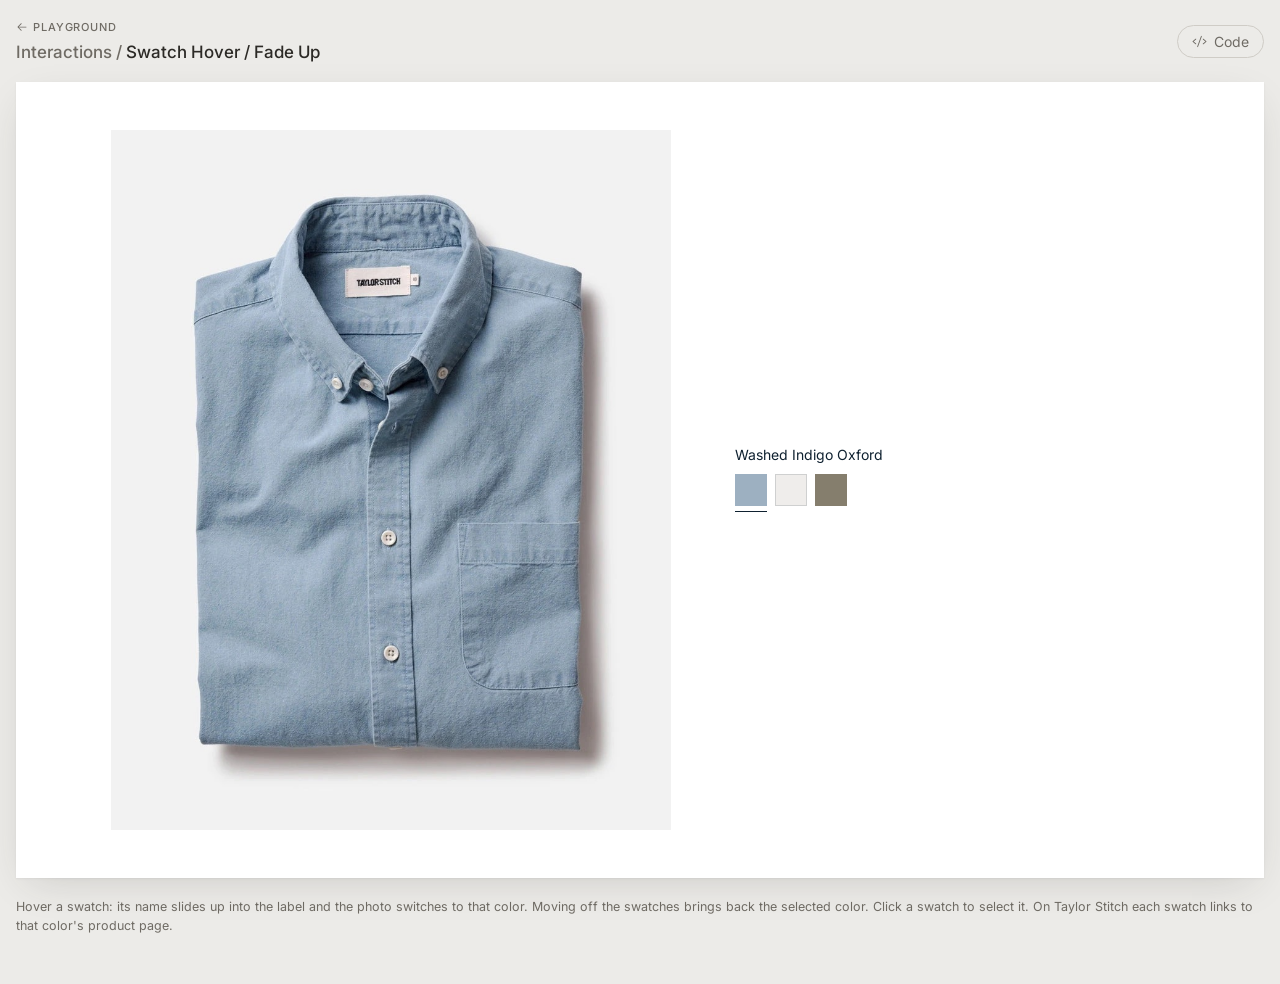
<file: swatch-hover-fade-up/index.html>
<!doctype html>
<html lang="en">
<head>
<meta charset="utf-8">
<meta name="viewport" content="width=device-width, initial-scale=1, viewport-fit=cover">
<title>Interactions / Swatch Hover / Fade Up</title>
<link rel="preconnect" href="https://fonts.googleapis.com">
<link rel="preconnect" href="https://fonts.gstatic.com" crossorigin>
<link rel="stylesheet" href="https://fonts.googleapis.com/css2?family=Inter:wght@400;500&display=swap">
<!-- The component (reference implementation) -->
<link rel="stylesheet" href="component/swatch-name-fade.css?v=4">
<script src="component/swatch-name-fade.js?v=4" defer></script>
<!-- Preview page only: developer files drawer -->
<link rel="stylesheet" href="../_shared/dev-panel.css">
<script src="../_shared/dev-panel.js" defer></script>
<style>
  /* ---------- Preview page only (not part of the component) ---------- */
  :root {
    --ui-text: #2c2a26;
    --ui-muted: #6f6b64;
    --ui-surface: #ffffff;
    --ui-canvas: #ecebe8;
    color-scheme: light;
  }
  * { box-sizing: border-box; }
  body { margin: 0; background: var(--ui-canvas); color: var(--ui-text); font: 400 14px "Inter", -apple-system, BlinkMacSystemFont, sans-serif; }
  button { font: inherit; color: inherit; }

  .shell { padding: 20px 16px 48px; display: flex; flex-direction: column; gap: 20px; }
  .bar { display: flex; flex-wrap: wrap; align-items: center; justify-content: space-between; gap: 12px 24px; max-width: 1440px; width: 100%; margin-inline: auto; }
  .bar__id { display: flex; flex-direction: column; gap: 8px; }
  .bar__eyebrow { display: inline-flex; align-items: center; gap: 5px; align-self: flex-start; font-weight: 500; font-size: 11px; letter-spacing: .08em; text-transform: uppercase; color: var(--ui-muted); text-decoration: none; }
  .bar__eyebrow svg { width: 12px; height: 12px; }
  .bar__eyebrow:hover { color: var(--ui-text); }
  .bar__eyebrow:focus-visible { outline: 2px solid var(--ui-text); outline-offset: 2px; }
  .bar__title { font-size: 17px; font-weight: 500; }
  .bar__group { color: var(--ui-muted); }
  .bar__controls { display: flex; align-items: center; gap: 10px; flex-wrap: wrap; }

  .stage { width: 100%; max-width: 1440px; margin-inline: auto; }
  .frame { background: var(--ui-surface); box-shadow: 0 1px 2px rgba(44,42,38,.06), 0 12px 40px -12px rgba(44,42,38,.18); container-type: inline-size; }
  /* Tuning panel: live sliders for the motion variables */
  .tune { width: 100%; max-width: 1440px; margin: 0 auto; display: flex; flex-wrap: wrap; align-items: flex-end; gap: 16px 32px; }
  .tune[hidden] { display: none; }
  .tune__field { display: flex; flex-direction: column; gap: 6px; min-width: 180px; }
  .tune__label { display: flex; justify-content: space-between; gap: 12px; font-size: 12.5px; font-weight: 500; }
  .tune__label output { color: var(--ui-muted); font-variant-numeric: tabular-nums; }
  .tune input[type="range"] { width: 100%; accent-color: var(--ui-text); }
  .tune__reset { border: 1px solid #d3d0ca; background: var(--ui-surface); border-radius: 999px; padding: 6px 14px; font-size: 12.5px; font-weight: 500; color: var(--ui-muted); cursor: pointer; }
  .tune__reset:hover { color: var(--ui-text); }
  .tune__reset:focus-visible { outline: 2px solid var(--ui-text); outline-offset: 2px; }
  .note { text-align: left; font-size: 12.5px; color: var(--ui-muted); width: 100%; max-width: 1440px; margin: 0 auto; line-height: 1.5; }

  /* ---------- Taylor Stitch PDP, recreated (sample brand mapping) ----------
     Measured from taylorstitch.com/products/jack-in-washed-indigo-oxford-2501.
     National 2 is licensed: Inter stands in. */
  .ts-pdp {
    --ts-brand: #0f2130;
    display: grid;
    grid-template-columns: minmax(0, 560px) 435px;   /* TS buy box column is 435px at 1440 */
    justify-content: center;
    align-items: center;
    gap: 64px;
    padding: 48px;
    color: var(--ts-brand);
    font-family: "Inter", Helvetica, Arial, sans-serif;
  }
  @container (max-width: 760px) {
    .ts-pdp { grid-template-columns: minmax(0, 1fr); gap: 32px; padding: 24px; }
  }
  .ts-pdp__media { margin: 0; background: #f2f2f2; aspect-ratio: 908 / 1135; }

  .pdp-colorswatch { display: flex; flex-direction: column; gap: 12px; }
  .selected-color-title { margin: 0; font-weight: 400; font-size: 14px; line-height: 1; color: var(--ts-brand); }
  .product-color-options { display: flex; flex-wrap: wrap; align-items: center; gap: 8px; margin: 0; padding: 0 0 6px; list-style: none; }
  /* Square swatches with a line under the selected one (Jacquemus: 20px squares,
     a 1px line 5px below; scaled to 32px). Solid fills stand in for swatch photos. */
  .color-option { position: relative; display: block; width: 32px; height: 32px; background: var(--swatch); }
  .color-option--light { box-shadow: inset 0 0 0 1px rgba(15, 33, 48, .14); }
  .color-option--selected { cursor: default; }
  .color-option--selected::after { content: ""; position: absolute; left: 0; right: 0; top: calc(100% + 5px); height: 1px; background: var(--ts-brand); }
  .color-option:focus-visible { outline: 1px solid var(--ts-brand); outline-offset: 2px; }
</style>
</head>
<body>
<div class="shell">
  <header class="bar">
    <div class="bar__id">
      <a class="bar__eyebrow" href="../"><svg viewBox="0 0 256 256" fill="currentColor" aria-hidden="true"><path d="M224,128a8,8,0,0,1-8,8H59.31l58.35,58.34a8,8,0,0,1-11.32,11.32l-72-72a8,8,0,0,1,0-11.32l72-72a8,8,0,0,1,11.32,11.32L59.31,120H216A8,8,0,0,1,224,128Z"/></svg>Playground</a>
      <span class="bar__title"><span class="bar__group">Interactions / </span>Swatch Hover / Fade Up</span>
    </div>
    <div class="bar__controls">
      <button type="button" class="dev-btn" data-dev-panel>
        <svg viewBox="0 0 256 256" fill="currentColor" aria-hidden="true"><path d="M69.12,94.15,28.5,128l40.62,33.85a8,8,0,1,1-10.24,12.29l-48-40a8,8,0,0,1,0-12.29l48-40a8,8,0,0,1,10.24,12.3Zm176,27.7-48-40a8,8,0,1,0-10.24,12.3L227.5,128l-40.62,33.85a8,8,0,1,0,10.24,12.29l48-40a8,8,0,0,0,0-12.29ZM162.73,32.48a8,8,0,0,0-10.25,4.79l-64,176a8,8,0,0,0,4.79,10.26A8.14,8.14,0,0,0,96,224a8,8,0,0,0,7.52-5.27l64-176A8,8,0,0,0,162.73,32.48Z"/></svg>Code
      </button>
    </div>
  </header>

  <div class="stage">
    <div class="frame" id="tune-target">
      <div class="ts-pdp">
        <figure class="ts-pdp__media snf-media" id="pdp-media">
          <div class="snf-media__frame is-active" data-color="Washed Indigo Oxford"><img src="assets/jack-washed-indigo-oxford.jpg" alt="The Jack in Washed Indigo Oxford, folded" width="908" height="1135"></div>
          <div class="snf-media__frame" data-color="White Everyday Oxford" aria-hidden="true"><img src="assets/jack-white-everyday-oxford.jpg" alt="The Jack in White Everyday Oxford, folded" width="908" height="1135" loading="lazy"></div>
          <div class="snf-media__frame" data-color="Smoked Olive Oxford" aria-hidden="true"><img src="assets/jack-smoked-olive-oxford.jpg" alt="The Jack in Smoked Olive Oxford, folded" width="908" height="1135" loading="lazy"></div>
        </figure>
        <div class="ts-pdp__info">
          <!-- Component markup: the contract product-sections-cta-menu-color-swatches.liquid renders, wrapped in the element -->
          <swatch-name-fade>
            <div class="pdp-colorswatch" data-color-swatches-container>
              <h5 class="selected-color-title">
                <span data-selected-color-title class="selected-color-title__color" data-initial="Washed Indigo Oxford">Washed Indigo Oxford</span>
              </h5>
              <ul class="product-color-options">
                <!-- Fills sampled from the lit areas of each product photo -->
                <li><a href="#" data-color="Washed Indigo Oxford" data-image="assets/jack-washed-indigo-oxford.jpg" class="color-option color-option--selected" aria-current="true" aria-label="Washed Indigo Oxford" style="--swatch: #9db0c1"></a></li>
                <li><a href="#" data-color="White Everyday Oxford" data-image="assets/jack-white-everyday-oxford.jpg" class="color-option color-option--light" aria-label="White Everyday Oxford" style="--swatch: #efedeb"></a></li>
                <li><a href="#" data-color="Smoked Olive Oxford" data-image="assets/jack-smoked-olive-oxford.jpg" class="color-option" aria-label="Smoked Olive Oxford" style="--swatch: #857e6d"></a></li>
              </ul>
            </div>
          </swatch-name-fade>
        </div>
      </div>
    </div>
  </div>

  <!-- Tuning panel, hidden for now: remove `hidden` to bring the sliders back -->
  <div class="tune" role="group" aria-label="Motion settings" hidden>
    <label class="tune__field"><span class="tune__label">Image fade <output data-for="--snf-media-ms"></output></span><input type="range" min="100" max="1500" step="50" value="800" data-var="--snf-media-ms" data-unit="ms"></label>
    <label class="tune__field"><span class="tune__label">Image blur <output data-for="--snf-media-blur"></output></span><input type="range" min="0" max="40" step="1" value="18" data-var="--snf-media-blur" data-unit="px"></label>
    <label class="tune__field"><span class="tune__label">Name fade <output data-for="--snf-duration"></output></span><input type="range" min="100" max="1000" step="25" value="300" data-var="--snf-duration" data-unit="ms"></label>
    <label class="tune__field"><span class="tune__label">Name travel <output data-for="--snf-distance"></output></span><input type="range" min="0" max="24" step="1" value="16" data-var="--snf-distance" data-unit="px"></label>
    <button type="button" class="tune__reset" id="tune-reset">Reset</button>
  </div>

  <p class="note">Hover a swatch: its name slides up into the label and the photo switches to that color. Moving off the swatches brings back the selected color. Click a swatch to select it. On Taylor Stitch each swatch links to that color's product page.</p>
</div>

<script type="application/json" id="dev-files">
[
  { "label": "Overview", "path": "README.md" },
  { "label": "Swatches (Liquid)", "path": "shopify/color-swatches.liquid", "dest": "theme/snippets/product-sections-cta-menu-color-swatches.liquid" },
  { "label": "CSS", "path": "component/swatch-name-fade.css" },
  { "label": "JavaScript", "path": "component/swatch-name-fade.js" }
]
</script>

<script>
/* Preview page only: the photo follows the component's swatch-preview event,
   and clicking a swatch selects it in place instead of loading its product
   page. The component only needs data-initial kept up to date. */
(() => {
  const label = document.querySelector("[data-selected-color-title]");
  const frames = [...document.querySelectorAll("#pdp-media .snf-media__frame")];
  const leaving = new Map();
  const setImage = swatch => {
    const next = frames.find(f => f.dataset.color === swatch.dataset.color);
    const prev = frames.find(f => f.classList.contains("is-active"));
    if (!next || next === prev) return;
    // The outgoing frame fades and blurs out on top for 75% of 300ms
    prev.classList.remove("is-active");
    prev.classList.add("is-leaving");
    prev.setAttribute("aria-hidden", "true");
    clearTimeout(leaving.get(prev));
    // 75% of the image fade, read live so the tuning sliders apply
    const ms = parseFloat(getComputedStyle(prev).getPropertyValue("--snf-media-ms")) || 800;
    leaving.set(prev, setTimeout(() => prev.classList.remove("is-leaving"), ms * .75));
    clearTimeout(leaving.get(next));
    next.classList.remove("is-leaving");
    next.classList.add("is-active");
    next.removeAttribute("aria-hidden");
  };
  document.querySelector("swatch-name-fade").addEventListener("swatch-preview", e => {
    if (e.detail.swatch) setImage(e.detail.swatch);
  });
  document.querySelectorAll(".color-option").forEach(option => {
    option.addEventListener("click", e => {
      e.preventDefault();
      document.querySelectorAll(".color-option").forEach(o => {
        o.classList.toggle("color-option--selected", o === option);
        if (o === option) o.setAttribute("aria-current", "true");
        else o.removeAttribute("aria-current");
      });
      label.dataset.initial = option.dataset.color;
      setImage(option);
    });
  });
})();
</script>

<script>
/* Preview page only: the tuning sliders set the component's variables on the frame. */
(() => {
  const target = document.getElementById("tune-target");
  const inputs = [...document.querySelectorAll(".tune input[data-var]")];
  const apply = input => {
    const value = input.value + input.dataset.unit;
    target.style.setProperty(input.dataset.var, value);
    document.querySelector(`output[data-for="${input.dataset.var}"]`).textContent = value;
  };
  inputs.forEach(input => {
    input.addEventListener("input", () => apply(input));
    apply(input);
  });
  document.getElementById("tune-reset").addEventListener("click", () => {
    inputs.forEach(input => { input.value = input.defaultValue; apply(input); });
  });
})();
</script>
</body>
</html>
</file>
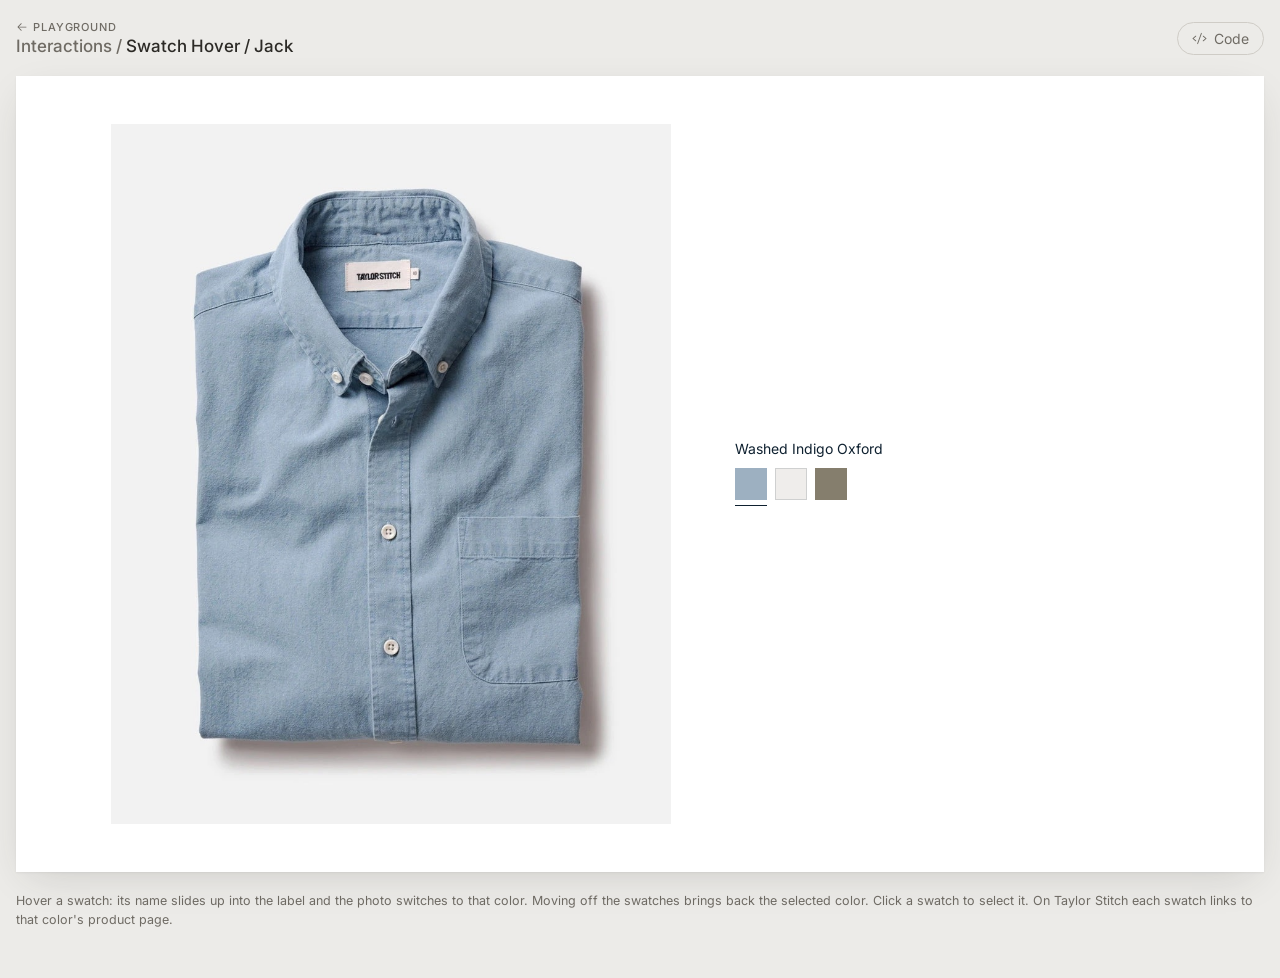
<file: swatch-hover/index.html>
<!doctype html>
<html lang="en">
<head>
<meta charset="utf-8">
<meta name="viewport" content="width=device-width, initial-scale=1, viewport-fit=cover">
<title>Interactions / Swatch Hover / Jack</title>
<link rel="preconnect" href="https://fonts.googleapis.com">
<link rel="preconnect" href="https://fonts.gstatic.com" crossorigin>
<link rel="stylesheet" href="https://fonts.googleapis.com/css2?family=Inter:wght@400;500&display=swap">
<!-- The component (reference implementation) -->
<link rel="stylesheet" href="component/swatch-name-fade.css?v=4">
<script src="component/swatch-name-fade.js?v=4" defer></script>
<!-- Preview page only: developer files drawer -->
<link rel="stylesheet" href="../_shared/dev-panel.css">
<script src="../_shared/dev-panel.js" defer></script>
<style>
  /* ---------- Preview page only (not part of the component) ---------- */
  :root {
    --ui-text: #2c2a26;
    --ui-muted: #6f6b64;
    --ui-surface: #ffffff;
    --ui-canvas: #ecebe8;
    color-scheme: light;
  }
  * { box-sizing: border-box; }
  body { margin: 0; background: var(--ui-canvas); color: var(--ui-text); font: 400 14px "Inter", -apple-system, BlinkMacSystemFont, sans-serif; }
  button { font: inherit; color: inherit; }

  .shell { padding: 20px 16px 48px; display: flex; flex-direction: column; gap: 20px; }
  .bar { display: flex; flex-wrap: wrap; align-items: center; justify-content: space-between; gap: 12px 24px; max-width: 1440px; width: 100%; margin-inline: auto; }
  .bar__id { display: flex; flex-direction: column; gap: 2px; }
  .bar__eyebrow { display: inline-flex; align-items: center; gap: 5px; align-self: flex-start; font-weight: 500; font-size: 11px; letter-spacing: .08em; text-transform: uppercase; color: var(--ui-muted); text-decoration: none; }
  .bar__eyebrow svg { width: 12px; height: 12px; }
  .bar__eyebrow:hover { color: var(--ui-text); }
  .bar__eyebrow:focus-visible { outline: 2px solid var(--ui-text); outline-offset: 2px; }
  .bar__title { font-size: 17px; font-weight: 500; }
  .bar__group { color: var(--ui-muted); }
  .bar__controls { display: flex; align-items: center; gap: 10px; flex-wrap: wrap; }

  .stage { width: 100%; max-width: 1440px; margin-inline: auto; }
  .frame { background: var(--ui-surface); box-shadow: 0 1px 2px rgba(44,42,38,.06), 0 12px 40px -12px rgba(44,42,38,.18); container-type: inline-size; }
  /* Tuning panel: live sliders for the motion variables */
  .tune { width: 100%; max-width: 1440px; margin: 0 auto; display: flex; flex-wrap: wrap; align-items: flex-end; gap: 16px 32px; }
  .tune[hidden] { display: none; }
  .tune__field { display: flex; flex-direction: column; gap: 6px; min-width: 180px; }
  .tune__label { display: flex; justify-content: space-between; gap: 12px; font-size: 12.5px; font-weight: 500; }
  .tune__label output { color: var(--ui-muted); font-variant-numeric: tabular-nums; }
  .tune input[type="range"] { width: 100%; accent-color: var(--ui-text); }
  .tune__reset { border: 1px solid #d3d0ca; background: var(--ui-surface); border-radius: 999px; padding: 6px 14px; font-size: 12.5px; font-weight: 500; color: var(--ui-muted); cursor: pointer; }
  .tune__reset:hover { color: var(--ui-text); }
  .tune__reset:focus-visible { outline: 2px solid var(--ui-text); outline-offset: 2px; }
  .note { text-align: left; font-size: 12.5px; color: var(--ui-muted); width: 100%; max-width: 1440px; margin: 0 auto; line-height: 1.5; }

  /* ---------- Taylor Stitch PDP, recreated (sample brand mapping) ----------
     Measured from taylorstitch.com/products/jack-in-washed-indigo-oxford-2501.
     National 2 is licensed: Inter stands in. */
  .ts-pdp {
    --ts-brand: #0f2130;
    display: grid;
    grid-template-columns: minmax(0, 560px) 435px;   /* TS buy box column is 435px at 1440 */
    justify-content: center;
    align-items: center;
    gap: 64px;
    padding: 48px;
    color: var(--ts-brand);
    font-family: "Inter", Helvetica, Arial, sans-serif;
  }
  @container (max-width: 760px) {
    .ts-pdp { grid-template-columns: minmax(0, 1fr); gap: 32px; padding: 24px; }
  }
  .ts-pdp__media { margin: 0; background: #f2f2f2; aspect-ratio: 908 / 1135; }

  .pdp-colorswatch { display: flex; flex-direction: column; gap: 12px; }
  .selected-color-title { margin: 0; font-weight: 400; font-size: 14px; line-height: 1; color: var(--ts-brand); }
  .product-color-options { display: flex; flex-wrap: wrap; align-items: center; gap: 8px; margin: 0; padding: 0 0 6px; list-style: none; }
  /* Square swatches with a line under the selected one (Jacquemus: 20px squares,
     a 1px line 5px below; scaled to 32px). Solid fills stand in for swatch photos. */
  .color-option { position: relative; display: block; width: 32px; height: 32px; background: var(--swatch); }
  .color-option--light { box-shadow: inset 0 0 0 1px rgba(15, 33, 48, .14); }
  .color-option--selected { cursor: default; }
  .color-option--selected::after { content: ""; position: absolute; left: 0; right: 0; top: calc(100% + 5px); height: 1px; background: var(--ts-brand); }
  .color-option:focus-visible { outline: 1px solid var(--ts-brand); outline-offset: 2px; }
</style>
</head>
<body>
<div class="shell">
  <header class="bar">
    <div class="bar__id">
      <a class="bar__eyebrow" href="../"><svg viewBox="0 0 256 256" fill="currentColor" aria-hidden="true"><path d="M224,128a8,8,0,0,1-8,8H59.31l58.35,58.34a8,8,0,0,1-11.32,11.32l-72-72a8,8,0,0,1,0-11.32l72-72a8,8,0,0,1,11.32,11.32L59.31,120H216A8,8,0,0,1,224,128Z"/></svg>Playground</a>
      <span class="bar__title"><span class="bar__group">Interactions / </span>Swatch Hover / Jack</span>
    </div>
    <div class="bar__controls">
      <button type="button" class="dev-btn" data-dev-panel>
        <svg viewBox="0 0 256 256" fill="currentColor" aria-hidden="true"><path d="M69.12,94.15,28.5,128l40.62,33.85a8,8,0,1,1-10.24,12.29l-48-40a8,8,0,0,1,0-12.29l48-40a8,8,0,0,1,10.24,12.3Zm176,27.7-48-40a8,8,0,1,0-10.24,12.3L227.5,128l-40.62,33.85a8,8,0,1,0,10.24,12.29l48-40a8,8,0,0,0,0-12.29ZM162.73,32.48a8,8,0,0,0-10.25,4.79l-64,176a8,8,0,0,0,4.79,10.26A8.14,8.14,0,0,0,96,224a8,8,0,0,0,7.52-5.27l64-176A8,8,0,0,0,162.73,32.48Z"/></svg>Code
      </button>
    </div>
  </header>

  <div class="stage">
    <div class="frame" id="tune-target">
      <div class="ts-pdp">
        <figure class="ts-pdp__media snf-media" id="pdp-media">
          <div class="snf-media__frame is-active" data-color="Washed Indigo Oxford"><img src="assets/jack-washed-indigo-oxford.jpg" alt="The Jack in Washed Indigo Oxford, folded" width="908" height="1135"></div>
          <div class="snf-media__frame" data-color="White Everyday Oxford" aria-hidden="true"><img src="assets/jack-white-everyday-oxford.jpg" alt="The Jack in White Everyday Oxford, folded" width="908" height="1135" loading="lazy"></div>
          <div class="snf-media__frame" data-color="Smoked Olive Oxford" aria-hidden="true"><img src="assets/jack-smoked-olive-oxford.jpg" alt="The Jack in Smoked Olive Oxford, folded" width="908" height="1135" loading="lazy"></div>
        </figure>
        <div class="ts-pdp__info">
          <!-- Component markup: the contract product-sections-cta-menu-color-swatches.liquid renders, wrapped in the element -->
          <swatch-name-fade>
            <div class="pdp-colorswatch" data-color-swatches-container>
              <h5 class="selected-color-title">
                <span data-selected-color-title class="selected-color-title__color" data-initial="Washed Indigo Oxford">Washed Indigo Oxford</span>
              </h5>
              <ul class="product-color-options">
                <!-- Fills sampled from the lit areas of each product photo -->
                <li><a href="#" data-color="Washed Indigo Oxford" data-image="assets/jack-washed-indigo-oxford.jpg" class="color-option color-option--selected" aria-current="true" aria-label="Washed Indigo Oxford" style="--swatch: #9db0c1"></a></li>
                <li><a href="#" data-color="White Everyday Oxford" data-image="assets/jack-white-everyday-oxford.jpg" class="color-option color-option--light" aria-label="White Everyday Oxford" style="--swatch: #efedeb"></a></li>
                <li><a href="#" data-color="Smoked Olive Oxford" data-image="assets/jack-smoked-olive-oxford.jpg" class="color-option" aria-label="Smoked Olive Oxford" style="--swatch: #857e6d"></a></li>
              </ul>
            </div>
          </swatch-name-fade>
        </div>
      </div>
    </div>
  </div>

  <!-- Tuning panel, hidden for now: remove `hidden` to bring the sliders back -->
  <div class="tune" role="group" aria-label="Motion settings" hidden>
    <label class="tune__field"><span class="tune__label">Image fade <output data-for="--snf-media-ms"></output></span><input type="range" min="100" max="1500" step="50" value="800" data-var="--snf-media-ms" data-unit="ms"></label>
    <label class="tune__field"><span class="tune__label">Image blur <output data-for="--snf-media-blur"></output></span><input type="range" min="0" max="40" step="1" value="18" data-var="--snf-media-blur" data-unit="px"></label>
    <label class="tune__field"><span class="tune__label">Name fade <output data-for="--snf-duration"></output></span><input type="range" min="100" max="1000" step="25" value="300" data-var="--snf-duration" data-unit="ms"></label>
    <label class="tune__field"><span class="tune__label">Name travel <output data-for="--snf-distance"></output></span><input type="range" min="0" max="24" step="1" value="16" data-var="--snf-distance" data-unit="px"></label>
    <button type="button" class="tune__reset" id="tune-reset">Reset</button>
  </div>

  <p class="note">Hover a swatch: its name slides up into the label and the photo switches to that color. Moving off the swatches brings back the selected color. Click a swatch to select it. On Taylor Stitch each swatch links to that color's product page.</p>
</div>

<script type="application/json" id="dev-files">
[
  { "label": "Overview", "path": "README.md" },
  { "label": "Swatches (Liquid)", "path": "shopify/color-swatches.liquid", "dest": "theme/snippets/product-sections-cta-menu-color-swatches.liquid" },
  { "label": "CSS", "path": "component/swatch-name-fade.css" },
  { "label": "JavaScript", "path": "component/swatch-name-fade.js" }
]
</script>

<script>
/* Preview page only: the photo follows the component's swatch-preview event,
   and clicking a swatch selects it in place instead of loading its product
   page. The component only needs data-initial kept up to date. */
(() => {
  const label = document.querySelector("[data-selected-color-title]");
  const frames = [...document.querySelectorAll("#pdp-media .snf-media__frame")];
  const leaving = new Map();
  const setImage = swatch => {
    const next = frames.find(f => f.dataset.color === swatch.dataset.color);
    const prev = frames.find(f => f.classList.contains("is-active"));
    if (!next || next === prev) return;
    // The outgoing frame fades and blurs out on top for 75% of 300ms
    prev.classList.remove("is-active");
    prev.classList.add("is-leaving");
    prev.setAttribute("aria-hidden", "true");
    clearTimeout(leaving.get(prev));
    // 75% of the image fade, read live so the tuning sliders apply
    const ms = parseFloat(getComputedStyle(prev).getPropertyValue("--snf-media-ms")) || 800;
    leaving.set(prev, setTimeout(() => prev.classList.remove("is-leaving"), ms * .75));
    clearTimeout(leaving.get(next));
    next.classList.remove("is-leaving");
    next.classList.add("is-active");
    next.removeAttribute("aria-hidden");
  };
  document.querySelector("swatch-name-fade").addEventListener("swatch-preview", e => {
    if (e.detail.swatch) setImage(e.detail.swatch);
  });
  document.querySelectorAll(".color-option").forEach(option => {
    option.addEventListener("click", e => {
      e.preventDefault();
      document.querySelectorAll(".color-option").forEach(o => {
        o.classList.toggle("color-option--selected", o === option);
        if (o === option) o.setAttribute("aria-current", "true");
        else o.removeAttribute("aria-current");
      });
      label.dataset.initial = option.dataset.color;
      setImage(option);
    });
  });
})();
</script>

<script>
/* Preview page only: the tuning sliders set the component's variables on the frame. */
(() => {
  const target = document.getElementById("tune-target");
  const inputs = [...document.querySelectorAll(".tune input[data-var]")];
  const apply = input => {
    const value = input.value + input.dataset.unit;
    target.style.setProperty(input.dataset.var, value);
    document.querySelector(`output[data-for="${input.dataset.var}"]`).textContent = value;
  };
  inputs.forEach(input => {
    input.addEventListener("input", () => apply(input));
    apply(input);
  });
  document.getElementById("tune-reset").addEventListener("click", () => {
    inputs.forEach(input => { input.value = input.defaultValue; apply(input); });
  });
})();
</script>
</body>
</html>
</file>
<file: atc-hover/component/atc-hover.css>
/*
  Add to cart hover (Jacquemus reference)

  Hovering slides the resting face (label and price) up and out while a hover
  face rises into place: "Select a size" before a size is chosen, and other
  messages per product state. Leaving reverses it.
  Values from the jacquemus.com PDP: 50px tall, 1px #2e2e2e border, 12px/500
  uppercase at 2.4px tracking; 16px travel, 300ms, cubic-bezier(.25, .1, .25, 1).

  Jacquemus does this in pure CSS, with the animations on the resting states.
  That also plays them once on page load, so "Select a size" visibly slides out
  as the page appears. Here the resting animations wait for .is-ready, which
  atc-hover.js adds on the first hover or focus.

  States: the outlined button means nothing can be added yet (no size, sold
  out); .atc--filled (Jacquemus's size-chosen style) means it can be added.
*/

.atc {
  position: relative;
  display: block;
  width: 100%;
  height: var(--atc-height, 50px);
  padding: 0;
  border: 1px solid var(--atc-color, #2e2e2e);
  border-radius: 0;
  background: var(--atc-bg, #fff);
  color: var(--atc-color, #2e2e2e);
  font-family: var(--atc-font, inherit);
  font-size: 12px;
  font-weight: 500;
  letter-spacing: 2.4px;    /* Jacquemus: .24rem on a 10px root */
  text-transform: uppercase;
  cursor: pointer;
}

.atc--filled {
  background: var(--atc-color, #2e2e2e);
  color: var(--atc-bg, #fff);
}

.atc:focus-visible {
  outline: 1px solid var(--atc-color, #2e2e2e);
  outline-offset: 3px;
}

/* Both faces fill the button, inset by its 20px side padding */
.atc__face {
  position: absolute;
  top: 0;
  left: 20px;
  display: flex;
  align-items: center;
  width: calc(100% - 40px);
  height: 100%;
  opacity: 0;
  pointer-events: none;
}

.atc__face--default {
  justify-content: space-between;
  opacity: 1;
}

.atc__face--hover {
  justify-content: center;
}

.atc__add {
  display: flex;
  align-items: center;
  gap: 5px;
}

/* 24px box like Jacquemus's icon; the glyph sits inside it at 16px */
.atc__icon {
  display: grid;
  place-items: center;
  width: 24px;
  height: 24px;
}

.atc__icon svg {
  width: 16px;
  height: 16px;
}

.atc__price {
  letter-spacing: .2em;
}

/* Jacquemus's disabled price color */
.atc__price--muted {
  color: var(--atc-muted, #a4a4a4);
}

/* Resting state: runs when the pointer leaves (after the first interaction) */
.atc.is-ready .atc__face--default {
  animation: atc-in var(--atc-duration, 300ms) var(--atc-ease, cubic-bezier(.25, .1, .25, 1));
}

.atc.is-ready .atc__face--hover {
  animation: atc-out var(--atc-duration, 300ms) var(--atc-ease, cubic-bezier(.25, .1, .25, 1));
}

/* Hover, and keyboard focus (Jacquemus does hover only) */
.atc:hover .atc__face--default,
.atc:focus-visible .atc__face--default {
  opacity: 0;
  animation: atc-out var(--atc-duration, 300ms) var(--atc-ease, cubic-bezier(.25, .1, .25, 1));
}

.atc:hover .atc__face--hover,
.atc:focus-visible .atc__face--hover {
  opacity: 1;
  animation: atc-in var(--atc-duration, 300ms) var(--atc-ease, cubic-bezier(.25, .1, .25, 1));
}

/* Jacquemus's show-from-bottom / hide-from-bottom keyframes */
@keyframes atc-in {
  from { opacity: 0; transform: translate3d(0, var(--atc-distance, 16px), 0); }
  to   { opacity: 1; transform: translate3d(0, 0, 0); }
}

@keyframes atc-out {
  from { opacity: 1; transform: translate3d(0, 0, 0); }
  to   { opacity: 0; transform: translate3d(0, calc(-1 * var(--atc-distance, 16px)), 0); }
}

@keyframes atc-fade-in  { from { opacity: 0; } to { opacity: 1; } }
@keyframes atc-fade-out { from { opacity: 1; } to { opacity: 0; } }

/* Reduced motion: a plain crossfade. Resting rules first, so hover wins the tie */
@media (prefers-reduced-motion: reduce) {
  .atc.is-ready .atc__face--default { animation-name: atc-fade-in; }
  .atc.is-ready .atc__face--hover { animation-name: atc-fade-out; }
  .atc:hover .atc__face--default,
  .atc:focus-visible .atc__face--default { animation-name: atc-fade-out; }
  .atc:hover .atc__face--hover,
  .atc:focus-visible .atc__face--hover { animation-name: atc-fade-in; }
}
</file>
<file: _shared/dev-panel.css>
/* Playground preview chrome: "Code" button + developer files drawer. Not part of any component. */
.dev-btn {
  display: inline-flex; align-items: center; gap: 7px;
  padding: 7px 14px; border: 1px solid #cfccc6; border-radius: 999px; background: transparent;
  font: 500 13px/1.2 inherit; font-family: inherit; color: #6f6b64; cursor: pointer;
}
.dev-btn:hover, .dev-btn[aria-expanded="true"] { color: #2c2a26; border-color: #aeaaa2; }
.dev-btn svg { width: 15px; height: 15px; }
.dev-btn:focus-visible, .dev-panel button:focus-visible, .dev-panel a:focus-visible { outline: 2px solid #2c2a26; outline-offset: 2px; }

.dev-panel { position: fixed; inset: 0; z-index: 1000; display: flex; justify-content: flex-end; }
.dev-panel[hidden] { display: none; }
.dev-panel__backdrop { position: absolute; inset: 0; background: rgba(29, 28, 26, .32); border: 0; padding: 0; cursor: default; }
.dev-panel__sheet {
  position: relative; display: flex; flex-direction: column;
  width: min(760px, 100%); height: 100%; background: #fff; color: #2c2a26;
  box-shadow: -12px 0 40px -12px rgba(44, 42, 38, .3);
  font-family: "Inter", -apple-system, BlinkMacSystemFont, sans-serif;
}
.dev-panel__head { display: flex; align-items: center; justify-content: space-between; gap: 16px; padding: 18px 20px 0; }
.dev-panel__title { margin: 0; font-size: 16px; font-weight: 500; }
.dev-panel__close { width: 32px; height: 32px; border: 0; border-radius: 999px; background: none; cursor: pointer; display: grid; place-items: center; color: #6f6b64; }
.dev-panel__close:hover { background: #f1f0ed; color: #2c2a26; }
.dev-panel__close svg { width: 18px; height: 18px; }

.dev-panel__tabs { display: flex; gap: 4px; padding: 14px 20px 0; border-bottom: 1px solid #e6e4df; overflow-x: auto; scrollbar-width: none; }
.dev-panel__tabs::-webkit-scrollbar { display: none; }
.dev-panel__tab {
  flex: none; padding: 8px 12px 10px; border: 0; border-bottom: 2px solid transparent; background: none;
  font: 500 13px/1.2 inherit; font-family: inherit; color: #6f6b64; cursor: pointer; white-space: nowrap;
}
.dev-panel__tab:hover { color: #2c2a26; }
.dev-panel__tab[aria-selected="true"] { color: #2c2a26; border-bottom-color: #2c2a26; }

.dev-panel__bar { display: flex; align-items: center; justify-content: space-between; gap: 12px; padding: 12px 20px; border-bottom: 1px solid #efeeeb; }
.dev-panel__path { font: 500 12px/1.4 ui-monospace, "SF Mono", Menlo, monospace; color: #6f6b64; overflow-wrap: anywhere; }
.dev-panel__actions { display: flex; gap: 8px; flex: none; }
.dev-panel__action {
  display: inline-flex; align-items: center; padding: 6px 12px; border: 1px solid #dcdcdc; border-radius: 999px;
  background: #fff; font: 500 12px/1.2 inherit; font-family: inherit; color: #2c2a26; text-decoration: none; cursor: pointer;
}
.dev-panel__action:hover { background: #f7f6f3; }

.dev-panel__body { flex: 1; overflow: auto; overscroll-behavior: contain; }
.dev-panel__body pre[class*="language-"] {
  margin: 0; padding: 16px 20px 40px; background: #fbfaf8; border-radius: 0;
  font: 12.5px/1.6 ui-monospace, "SF Mono", Menlo, monospace; tab-size: 2;
}
.dev-panel__body code[class*="language-"] { font: inherit; text-shadow: none; }
.dev-panel__doc { padding: 8px 24px 40px; font-size: 14px; line-height: 1.6; }
.dev-panel__doc h1 { font-size: 20px; font-weight: 500; margin: 16px 0 8px; }
.dev-panel__doc h2 { font-size: 15px; font-weight: 600; margin: 28px 0 8px; }
.dev-panel__doc table { width: 100%; border-collapse: collapse; font-size: 13px; margin: 8px 0; }
.dev-panel__doc th, .dev-panel__doc td { text-align: left; vertical-align: top; padding: 8px 10px 8px 0; border-bottom: 1px solid #efeeeb; }
.dev-panel__doc th { font-weight: 600; }
.dev-panel__doc code { font: 12px ui-monospace, "SF Mono", Menlo, monospace; background: #f3f2ef; padding: 1px 5px; border-radius: 4px; }
.dev-panel__doc pre { background: #fbfaf8; padding: 12px 14px; border-radius: 6px; overflow: auto; }
.dev-panel__doc pre code { background: none; padding: 0; }
.dev-panel__doc ul { padding-left: 20px; }
.dev-panel__msg { padding: 20px; color: #6f6b64; font-size: 13px; }

body.dev-panel-open { overflow: hidden; }
</file>
<file: auto-rotating-tabs/component/auto-rotating-tabs.css>
/*
  Auto-rotating tabs: reference implementation.
  Self-contained: every style is scoped to <auto-rotating-tabs>, and nothing
  touches :root or body. Brands tune it with the --art-* custom properties
  (see README.md). The defaults live in var() fallbacks, so a theme can set
  the variables anywhere (:root, a section wrapper, or the element itself).
  Layout switches on the component's own width (container query), not the viewport.
*/

auto-rotating-tabs {
  display: block;
  container-type: inline-size;
  background: var(--art-bg, #fff);
  color: var(--art-text, #2c2a26);
  font-family: var(--art-font, inherit);
}

auto-rotating-tabs *,
auto-rotating-tabs *::before,
auto-rotating-tabs *::after { box-sizing: border-box; }

/* ---------- sm: stacked cards (default) ---------- */
.art__inner { display: flex; flex-direction: column; gap: 32px; padding: 32px 16px; }
.art__panel { display: flex; flex-direction: column; gap: 32px; }
.art__head { display: flex; align-items: center; justify-content: space-between; gap: 16px; }
.art__heading {
  margin: 0; font-family: var(--art-heading-font, inherit); font-weight: 700;
  font-size: 24px; line-height: 24px; letter-spacing: .2em; text-transform: uppercase;
}
.art__list { display: flex; flex-direction: column; gap: 32px; }
.art__item { display: flex; flex-direction: column; }
.art__media {
  height: 320px; margin-bottom: 16px; overflow: hidden;
  border-radius: var(--art-radius, 0); background: var(--art-media-bg, #efeeeb);
}
.art__media img,
.art__media svg {
  display: block; width: 100%; height: 100%; object-fit: cover;
  transition: opacity var(--art-focus-ms, 900ms) var(--art-ease, cubic-bezier(.22, .61, .36, 1)),
              filter var(--art-focus-ms, 900ms) var(--art-ease, cubic-bezier(.22, .61, .36, 1));
}
.art__title { margin: 0; font: inherit; font-size: 16px; line-height: 28px; font-weight: 400; }
.art__title button {
  appearance: none; margin: 0; padding: 0; border: 0; background: none;
  font: inherit; color: inherit; text-align: left; width: 100%; cursor: default;
}
.art__desc { padding-top: 8px; font-size: 16px; line-height: 24px; font-weight: 350; }
.art__desc > * { margin: 0; }
.art__desc > * + * { margin-top: .75em; }
/* Let the browser rewrap the last lines to avoid orphans, without narrowing the whole paragraph */
.art__title, .art__desc { text-wrap: pretty; }
.art__timer, .art__control, .art__arrows { display: none; }

@container (max-width: 699.98px) {
  /* Images come into focus as they scroll into view (JS adds .is-enhanced / .is-seen) */
  auto-rotating-tabs.is-enhanced .art__item:not(.is-seen) .art__media img,
  auto-rotating-tabs.is-enhanced .art__item:not(.is-seen) .art__media svg { opacity: .4; filter: blur(14px); }
}

/* ---------- sm carousel (data-sm-layout="carousel"): one row of cards that swipes sideways ---------- */
@container (max-width: 699.98px) {
  auto-rotating-tabs[data-sm-layout="carousel"] .art__arrows:not([hidden]) { display: flex; gap: 16px; }
  auto-rotating-tabs[data-sm-layout="carousel"] .art__list {
    flex-direction: row; gap: 24px;
    /* Bleed to the component edges so cards scroll under the side padding */
    margin-inline: -16px; padding-inline: 16px; scroll-padding-inline: 16px;
    overflow-x: auto; overscroll-behavior-x: contain; scroll-snap-type: x mandatory;
    scrollbar-width: none;
  }
  auto-rotating-tabs[data-sm-layout="carousel"] .art__list::-webkit-scrollbar { display: none; }
  /* 320px cards at the 390px reference width; 38px narrower than the row so the next card always peeks */
  auto-rotating-tabs[data-sm-layout="carousel"] .art__item { flex: 0 0 min(320px, calc(100% - 38px)); scroll-snap-align: start; }
  auto-rotating-tabs[data-sm-layout="carousel"] .art__media { height: auto; aspect-ratio: 4 / 5; }
}
.art__arrow {
  appearance: none; display: grid; place-items: center; width: 24px; height: 24px; margin: 0; padding: 0;
  border: 0; background: none; color: inherit; cursor: pointer;
}
.art__arrow img, .art__arrow svg { display: block; width: 24px; height: 24px; }
.art__arrow--next img, .art__arrow--next svg { transform: rotate(180deg); }
.art__arrow:disabled { opacity: .24; cursor: default; }
.art__arrow:focus-visible { outline: 2px solid currentColor; outline-offset: 2px; }

/* ---------- lg: tab list left, media right ---------- */
@container (min-width: 700px) {
  .art__inner {
    position: relative; flex-direction: row; gap: 0; padding: 24px;
    /* Design reference is 1440 × 760: scale with the container, capped at the reference height */
    min-height: min(52.78cqi, 760px);
  }
  .art__panel {
    flex: 0 0 calc((100% - 24px) / 2);
    justify-content: space-between; align-items: flex-start;
    padding: clamp(24px, 2.78cqi, 40px);
  }
  .art__list { width: 100%; max-width: 440px; gap: 0; }
  /* Items stay unpositioned so each .art__media anchors to .art__inner */
  .art__item {
    padding-top: 24px; cursor: pointer;
    border-bottom: 1px solid var(--art-border, #dcdcdc);
  }
  .art__item:first-child { border-top: 1px solid var(--art-border, #dcdcdc); }

  /* Every tab's media sits in the right column; only the active one shows */
  .art__media {
    position: absolute; top: 24px; right: 24px; bottom: 24px;
    width: calc((100% - 72px) / 2); height: auto; margin: 0;
    opacity: 0;
    transition: opacity var(--art-focus-ms, 900ms) var(--art-ease, cubic-bezier(.22, .61, .36, 1));
  }
  .art__media img, .art__media svg { filter: blur(18px); }
  .art__item.is-active .art__media { opacity: 1; z-index: 1; }
  .art__item.is-active .art__media img,
  .art__item.is-active .art__media svg { filter: blur(0); }
  .art__item.is-leaving .art__media { opacity: 0; z-index: 2; transition-duration: calc(var(--art-focus-ms, 900ms) * .75); }
  .art__item.is-leaving .art__media img,
  .art__item.is-leaving .art__media svg { filter: blur(18px); transition-duration: calc(var(--art-focus-ms, 900ms) * .75); }

  .art__title { font-size: 20px; line-height: 28px; opacity: .24; transition: opacity .35s ease; }
  .art__title button { cursor: pointer; }
  .art__item:hover .art__title { opacity: .55; }
  .art__item.is-active .art__title { opacity: 1; }

  .art__body { display: grid; grid-template-rows: 0fr; transition: grid-template-rows .5s var(--art-ease, cubic-bezier(.22, .61, .36, 1)); }
  .art__item.is-active .art__body { grid-template-rows: 1fr; }
  .art__body > div { overflow: hidden; }
  .art__desc { opacity: 0; transform: translateY(4px); transition: opacity .35s ease, transform .5s var(--art-ease, cubic-bezier(.22, .61, .36, 1)); }
  .art__item.is-active .art__desc { opacity: 1; transform: none; transition-delay: .12s; }

  /* The timer sits on the row's bottom border: in flow, pulled down over it */
  .art__timer { display: block; height: 1px; margin-top: 24px; margin-bottom: -1px; overflow: hidden; pointer-events: none; }
  .art__timer i { display: block; height: 100%; background: var(--art-text, #2c2a26); transform: scaleX(0); transform-origin: left; will-change: transform; }

  .art__control:not([hidden]) {
    display: grid; place-items: center;
    position: absolute; right: 40px; bottom: 40px; z-index: 3;
    width: 48px; height: 48px; padding: 12px; border: 0; border-radius: 999px; cursor: pointer;
    background: var(--art-control-bg, var(--art-bg, #fff)); color: var(--art-control-color, var(--art-text, #2c2a26));
  }
  .art__control svg { display: block; width: 24px; height: 24px; }
}

.art__title button:focus-visible,
.art__control:focus-visible { outline: 2px solid currentColor; outline-offset: 2px; }

@media (prefers-reduced-motion: reduce) {
  .art__media, .art__media img, .art__media svg, .art__body, .art__desc { transition: none !important; }
  .art__media img, .art__media svg { filter: none !important; }
  auto-rotating-tabs.is-enhanced .art__item:not(.is-seen) .art__media img,
  auto-rotating-tabs.is-enhanced .art__item:not(.is-seen) .art__media svg { opacity: 1; }
}
</file>
<file: button-hover-fade-up/component/atc-hover.css>
/*
  Add to cart hover (Jacquemus reference)

  Hovering slides the resting face (label and price) up and out while a hover
  face rises into place: "Select a size" before a size is chosen, and other
  messages per product state. Leaving reverses it.
  Values from the jacquemus.com PDP: 50px tall, 1px #2e2e2e border, 12px/500
  uppercase at 2.4px tracking; 16px travel, 300ms, cubic-bezier(.25, .1, .25, 1).

  Jacquemus does this in pure CSS, with the animations on the resting states.
  That also plays them once on page load, so "Select a size" visibly slides out
  as the page appears. Here the resting animations wait for .is-ready, which
  atc-hover.js adds on the first hover or focus.

  States: the outlined button means nothing can be added yet (no size, sold
  out); .atc--filled (Jacquemus's size-chosen style) means it can be added.
*/

.atc {
  position: relative;
  display: block;
  width: 100%;
  height: var(--atc-height, 50px);
  padding: 0;
  border: 1px solid var(--atc-color, #2e2e2e);
  border-radius: 0;
  background: var(--atc-bg, #fff);
  color: var(--atc-color, #2e2e2e);
  font-family: var(--atc-font, inherit);
  font-size: 12px;
  font-weight: 500;
  letter-spacing: 2.4px;    /* Jacquemus: .24rem on a 10px root */
  text-transform: uppercase;
  cursor: pointer;
}

.atc--filled {
  background: var(--atc-color, #2e2e2e);
  color: var(--atc-bg, #fff);
}

.atc:focus-visible {
  outline: 1px solid var(--atc-color, #2e2e2e);
  outline-offset: 3px;
}

/* Both faces fill the button, inset by its 20px side padding */
.atc__face {
  position: absolute;
  top: 0;
  left: 20px;
  display: flex;
  align-items: center;
  width: calc(100% - 40px);
  height: 100%;
  opacity: 0;
  pointer-events: none;
}

.atc__face--default {
  justify-content: space-between;
  opacity: 1;
}

.atc__face--hover {
  justify-content: center;
}

.atc__add {
  display: flex;
  align-items: center;
  gap: 5px;
}

/* 24px box like Jacquemus's icon; the glyph sits inside it at 16px */
.atc__icon {
  display: grid;
  place-items: center;
  width: 24px;
  height: 24px;
}

.atc__icon svg {
  width: 16px;
  height: 16px;
}

.atc__price {
  letter-spacing: .2em;
}

/* Jacquemus's disabled price color */
.atc__price--muted {
  color: var(--atc-muted, #a4a4a4);
}

/* Resting state: runs when the pointer leaves (after the first interaction) */
.atc.is-ready .atc__face--default {
  animation: atc-in var(--atc-duration, 300ms) var(--atc-ease, cubic-bezier(.25, .1, .25, 1));
}

.atc.is-ready .atc__face--hover {
  animation: atc-out var(--atc-duration, 300ms) var(--atc-ease, cubic-bezier(.25, .1, .25, 1));
}

/* Hover, and keyboard focus (Jacquemus does hover only) */
.atc:hover .atc__face--default,
.atc:focus-visible .atc__face--default {
  opacity: 0;
  animation: atc-out var(--atc-duration, 300ms) var(--atc-ease, cubic-bezier(.25, .1, .25, 1));
}

.atc:hover .atc__face--hover,
.atc:focus-visible .atc__face--hover {
  opacity: 1;
  animation: atc-in var(--atc-duration, 300ms) var(--atc-ease, cubic-bezier(.25, .1, .25, 1));
}

/* Jacquemus's show-from-bottom / hide-from-bottom keyframes */
@keyframes atc-in {
  from { opacity: 0; transform: translate3d(0, var(--atc-distance, 16px), 0); }
  to   { opacity: 1; transform: translate3d(0, 0, 0); }
}

@keyframes atc-out {
  from { opacity: 1; transform: translate3d(0, 0, 0); }
  to   { opacity: 0; transform: translate3d(0, calc(-1 * var(--atc-distance, 16px)), 0); }
}

@keyframes atc-fade-in  { from { opacity: 0; } to { opacity: 1; } }
@keyframes atc-fade-out { from { opacity: 1; } to { opacity: 0; } }

/* Reduced motion: a plain crossfade. Resting rules first, so hover wins the tie */
@media (prefers-reduced-motion: reduce) {
  .atc.is-ready .atc__face--default { animation-name: atc-fade-in; }
  .atc.is-ready .atc__face--hover { animation-name: atc-fade-out; }
  .atc:hover .atc__face--default,
  .atc:focus-visible .atc__face--default { animation-name: atc-fade-out; }
  .atc:hover .atc__face--hover,
  .atc:focus-visible .atc__face--hover { animation-name: atc-fade-in; }
}
</file>
<file: link-hover-racer/component/nav-link-hover.css>
/*
  Nav link hover (Jacquemus reference)

  A thin line under the label draws in from the left on hover and leaves to
  the right on mouse out. Measured from jacquemus.com/en_us: a 1px line in the
  text color, 300ms, cubic-bezier(.25, .1, .25, 1).

  Put .nav-hover on the label (the text element). The line runs when the label
  or its direct parent (the link, summary or button) is hovered, so a tall
  link still triggers it but the line sits under the text, not the link box.

  Jacquemus animates width and swaps left/right anchors. This uses scaleX and
  swaps transform-origin instead: the same motion, without layout work.
*/

.nav-hover {
  position: relative;
}

.nav-hover::after {
  content: "";
  position: absolute;
  left: 0;
  right: 0;
  bottom: var(--nlh-offset, -4px);
  height: var(--nlh-thickness, 1px);
  background: var(--nlh-color, currentColor);
  transform: scaleX(0);
  transform-origin: right center;
  transition: transform var(--nlh-duration, 300ms) var(--nlh-ease, cubic-bezier(.25, .1, .25, 1));
  pointer-events: none;
}

/* Hover only where there's a real pointer, so a tap doesn't leave the line stuck on */
@media (hover: hover) {
  .nav-hover:hover::after,
  :hover > .nav-hover::after {
    transform: scaleX(1);
    transform-origin: left center;
  }
}

/* Keyboard focus, the open menu and the current page hold the line */
:focus-visible > .nav-hover::after,
[aria-expanded="true"] > .nav-hover::after,
[aria-current="page"] > .nav-hover::after,
details[open] > summary .nav-hover::after {
  transform: scaleX(1);
  transform-origin: left center;
}

@media (prefers-reduced-motion: reduce) {
  .nav-hover::after {
    transition: none;
  }
}
</file>
<file: link-hover-slide/component/nav-link-hover.css>
/*
  Nav link hover (Jacquemus reference)

  A thin line under the label draws in from the left on hover and leaves to
  the right on mouse out. Measured from jacquemus.com/en_us: a 1px line in the
  text color, 300ms, cubic-bezier(.25, .1, .25, 1).

  Put .nav-hover on the label (the text element). The line runs when the label
  or its direct parent (the link, summary or button) is hovered, so a tall
  link still triggers it but the line sits under the text, not the link box.

  Jacquemus animates width and swaps left/right anchors. This uses scaleX and
  swaps transform-origin instead: the same motion, without layout work.
*/

.nav-hover {
  position: relative;
}

.nav-hover::after {
  content: "";
  position: absolute;
  left: 0;
  right: 0;
  bottom: var(--nlh-offset, -4px);
  height: var(--nlh-thickness, 1px);
  background: var(--nlh-color, currentColor);
  transform: scaleX(0);
  transform-origin: right center;
  transition: transform var(--nlh-duration, 300ms) var(--nlh-ease, cubic-bezier(.25, .1, .25, 1));
  pointer-events: none;
}

/* Hover only where there's a real pointer, so a tap doesn't leave the line stuck on */
@media (hover: hover) {
  .nav-hover:hover::after,
  :hover > .nav-hover::after {
    transform: scaleX(1);
    transform-origin: left center;
  }
}

/* Keyboard focus, the open menu and the current page hold the line */
:focus-visible > .nav-hover::after,
[aria-expanded="true"] > .nav-hover::after,
[aria-current="page"] > .nav-hover::after,
details[open] > summary .nav-hover::after {
  transform: scaleX(1);
  transform-origin: left center;
}

@media (prefers-reduced-motion: reduce) {
  .nav-hover::after {
    transition: none;
  }
}
</file>
<file: pedal-mafia-nav/component/nav-link-hover.css>
/*
  Nav link hover (Jacquemus reference)

  A thin line under the label draws in from the left on hover and leaves to
  the right on mouse out. Measured from jacquemus.com/en_us: a 1px line in the
  text color, 300ms, cubic-bezier(.25, .1, .25, 1).

  Put .nav-hover on the label (the text element). The line runs when the label
  or its direct parent (the link, summary or button) is hovered, so a tall
  link still triggers it but the line sits under the text, not the link box.

  Jacquemus animates width and swaps left/right anchors. This uses scaleX and
  swaps transform-origin instead: the same motion, without layout work.
*/

.nav-hover {
  position: relative;
}

.nav-hover::after {
  content: "";
  position: absolute;
  left: 0;
  right: 0;
  bottom: var(--nlh-offset, -4px);
  height: var(--nlh-thickness, 1px);
  background: var(--nlh-color, currentColor);
  transform: scaleX(0);
  transform-origin: right center;
  transition: transform var(--nlh-duration, 300ms) var(--nlh-ease, cubic-bezier(.25, .1, .25, 1));
  pointer-events: none;
}

/* Hover only where there's a real pointer, so a tap doesn't leave the line stuck on */
@media (hover: hover) {
  .nav-hover:hover::after,
  :hover > .nav-hover::after {
    transform: scaleX(1);
    transform-origin: left center;
  }
}

/* Keyboard focus, the open menu and the current page hold the line */
:focus-visible > .nav-hover::after,
[aria-expanded="true"] > .nav-hover::after,
[aria-current="page"] > .nav-hover::after,
details[open] > summary .nav-hover::after {
  transform: scaleX(1);
  transform-origin: left center;
}

@media (prefers-reduced-motion: reduce) {
  .nav-hover::after {
    transition: none;
  }
}
</file>
<file: product-stories/component/product-stories.css>
/* Product stories: Instagram Stories-style product browsing.
   Tap through one product's photos; swipe up or down to change products.
   Brand variables (all optional, set on the element or any ancestor):
     --ps-font            text font (inherit)
     --ps-bg              backdrop behind the photos
     --ps-text            card text
     --ps-muted           card colorway text
     --ps-header-text     header label and close icon
     --ps-card-bg         card fill
     --ps-radius          card corner radius (the thumbnail is half)
     --ps-segment         progress track
     --ps-segment-fill    progress fill
     --ps-speed           product change duration
     --ps-inset-top       space kept clear at the top, e.g. for a status bar (safe-area inset) */

product-stories {
  position: relative;
  display: block;
  height: 100%;
  overflow: hidden;
  background: var(--ps-bg, #0f2130);
  font-family: var(--ps-font, inherit);
  color: var(--ps-text, #0f2130);
  -webkit-tap-highlight-color: transparent;
  user-select: none;
  -webkit-user-select: none;
}
product-stories:focus-visible { outline: 2px solid var(--ps-segment-fill, #fff); outline-offset: -4px; }

/* Without JS: products scroll vertically and photos scroll sideways */
.ps__track { height: 100%; overflow-y: auto; scroll-snap-type: y mandatory; }
.ps__story { position: relative; height: 100%; overflow: hidden; scroll-snap-align: start; }
.ps__frames { display: flex; height: 100%; overflow-x: auto; scroll-snap-type: x mandatory; }
.ps__frame { flex: 0 0 100%; width: 100%; height: 100%; object-fit: cover; object-position: var(--ps-focus, 50% 50%); scroll-snap-align: start; -webkit-user-drag: none; pointer-events: none; }

/* With JS: one story fills the element, the track moves between them */
product-stories.is-ready { touch-action: none; }
product-stories.is-ready .ps__track { overflow: visible; transition: transform var(--ps-speed, 420ms) cubic-bezier(.2, .8, .2, 1); will-change: transform; }
product-stories.is-dragging .ps__track { transition: none; }
product-stories.is-ready .ps__frames { display: block; position: relative; overflow: hidden; }
product-stories.is-ready .ps__frame { position: absolute; inset: 0; opacity: 0; }
product-stories.is-ready .ps__frame.is-active { opacity: 1; }

@media (prefers-reduced-motion: reduce) {
  product-stories.is-ready .ps__track { transition: none; }
}

/* Scrims keep the progress bar and card legible on light photos */
.ps__story::before,
.ps__story::after { content: ""; position: absolute; left: 0; right: 0; z-index: 1; pointer-events: none; }
.ps__story::before { top: 0; height: calc(96px + var(--ps-inset-top, env(safe-area-inset-top, 0px))); background: linear-gradient(rgba(0, 0, 0, .32), transparent); }
.ps__story::after { bottom: 0; height: 160px; background: linear-gradient(transparent, rgba(0, 0, 0, .28)); }

/* Progress: one segment per photo */
.ps__progress { position: absolute; z-index: 2; top: calc(8px + var(--ps-inset-top, env(safe-area-inset-top, 0px))); left: 8px; right: 8px; display: flex; gap: 4px; transition: opacity .2s; }
.ps__segment { flex: 1; height: 2px; border-radius: 2px; overflow: hidden; background: var(--ps-segment, rgba(255, 255, 255, .38)); }
.ps__segment i { display: block; height: 100%; background: var(--ps-segment-fill, #fff); transform: scaleX(0); transform-origin: left; }
.ps__segment.is-done i { transform: none; }
.ps__segment.is-active i { animation: ps-fill var(--ps-duration, 5s) linear forwards; }
product-stories.is-paused .ps__segment.is-active i,
product-stories.is-buffering .ps__segment.is-active i { animation-play-state: paused; }
/* Autoplay off: the current segment shows as filled */
product-stories.is-static .ps__segment.is-active i { animation: none; transform: none; }
@keyframes ps-fill { to { transform: none; } }

/* Header: collection label and date on the left, close on the right.
   From the Figma Story Header: 16px below the progress bar, 16px side insets. */
.ps__header {
  position: absolute; z-index: 2;
  top: calc(26px + var(--ps-inset-top, env(safe-area-inset-top, 0px))); left: 16px; right: 16px;
  display: flex; align-items: center; justify-content: space-between; gap: 16px;
  color: var(--ps-header-text, #fff);
  transition: opacity .2s;
}
.ps__label { margin: 0; display: flex; gap: 8px; min-width: 0; font-size: 14px; font-weight: 500; line-height: 1.3; white-space: nowrap; }
.ps__label-date { opacity: .56; }
/* 20px icon inside a 36px hit area that doesn't shift the layout */
.ps__close { flex: none; display: grid; place-items: center; width: 36px; height: 36px; margin: -8px; padding: 0; border: 0; background: none; color: inherit; cursor: pointer; }
.ps__close svg { width: 20px; height: 20px; }
.ps__close:focus-visible { outline: 2px solid currentColor; outline-offset: -4px; border-radius: 4px; }

/* Product card */
.ps__card {
  position: absolute; z-index: 2;
  left: 12px; right: 12px; bottom: calc(16px + env(safe-area-inset-bottom, 0px));
  display: flex; align-items: center; gap: 12px;
  padding: 8px 16px 8px 8px;
  border-radius: var(--ps-radius, 4px);
  background: var(--ps-card-bg, #fff);
  color: inherit; text-decoration: none;
  transition: opacity .2s;
}
.ps__card:focus-visible { outline: 2px solid var(--ps-segment-fill, #fff); outline-offset: 2px; }
.ps__thumb { flex: none; width: 48px; height: 60px; border-radius: calc(var(--ps-radius, 4px) / 2); object-fit: cover; background: #f2f2f2; }
.ps__details { flex: 1; min-width: 0; display: flex; align-items: flex-start; gap: 12px; } /* price lines up with the title */
.ps__info { flex: 1; min-width: 0; display: flex; flex-direction: column; gap: 2px; }
.ps__title { font-size: 14px; font-weight: 500; line-height: 1.3; }
.ps__color { font-size: 13px; line-height: 1.3; color: var(--ps-muted, rgba(15, 33, 48, .66)); white-space: nowrap; overflow: hidden; text-overflow: ellipsis; }
.ps__price { flex: none; font-size: 14px; font-weight: 500; font-variant-numeric: tabular-nums; }

/* Holding a photo hides the overlays so the photo shows clearly */
product-stories.is-holding .ps__progress,
product-stories.is-holding .ps__header,
product-stories.is-holding .ps__card { opacity: 0; }

/* Pause control: shows only while it has keyboard focus */
.ps__pause {
  position: absolute; z-index: 3; top: calc(56px + var(--ps-inset-top, env(safe-area-inset-top, 0px))); right: 8px;
  display: grid; place-items: center; width: 36px; height: 36px; padding: 0;
  border: 0; border-radius: 50%; background: rgba(0, 0, 0, .45); color: #fff; cursor: pointer;
}
.ps__pause svg { width: 18px; height: 18px; }
.ps__pause:not(:focus-visible) { clip-path: inset(50%); width: 1px; height: 1px; overflow: hidden; }
.ps__pause:focus-visible { outline: 2px solid #fff; outline-offset: 2px; }

.ps__sr { position: absolute; width: 1px; height: 1px; overflow: hidden; clip-path: inset(50%); white-space: nowrap; }
</file>
<file: swatch-hover-fade-up/component/swatch-name-fade.css>
/*
  Swatch name fade: the two stacked name layers.
  Values from the jacquemus.com PDP: 16px travel, 300ms, cubic-bezier(.25, .1, .25, 1).
*/

swatch-name-fade {
  display: block;
}

/* Both layers share one grid cell, so the label is as wide as the longer name */
.snf {
  display: inline-grid;
}

.snf__layer {
  grid-area: 1 / 1;
  font-style: inherit;
  white-space: nowrap;
  opacity: 0;
  pointer-events: none;
}

.snf__layer.is-rest {
  opacity: 1;
}

.snf__layer.is-in {
  opacity: 1;
  animation: snf-in var(--snf-duration, 300ms) var(--snf-ease, cubic-bezier(.25, .1, .25, 1));
}

.snf__layer.is-out {
  opacity: 0;
  animation: snf-out var(--snf-duration, 300ms) var(--snf-ease, cubic-bezier(.25, .1, .25, 1));
}

@keyframes snf-in {
  from { opacity: 0; transform: translateY(var(--snf-distance, 16px)); }
  to   { opacity: 1; transform: none; }
}

@keyframes snf-out {
  from { opacity: 1; transform: none; }
  to   { opacity: 0; transform: translateY(calc(-1 * var(--snf-distance, 16px))); }
}

/* Reduced motion: a plain crossfade, no travel */
@keyframes snf-fade-in  { from { opacity: 0; } to { opacity: 1; } }
@keyframes snf-fade-out { from { opacity: 1; } to { opacity: 0; } }

@media (prefers-reduced-motion: reduce) {
  .snf__layer.is-in  { animation-name: snf-fade-in; }
  .snf__layer.is-out { animation-name: snf-fade-out; }
}

/*
  Product image swap (optional): the blur-to-focus crossfade from the
  auto-rotating tabs exploration, at 800ms. The page stacks one .snf-media__frame
  per color and moves .is-active; the outgoing frame gets .is-leaving for 75% of
  the duration so it fades and blurs out on top of the incoming one.
*/
.snf-media {
  position: relative;
  overflow: hidden;   /* blur samples past the image box; keep the soft edge inside */
}

.snf-media__frame {
  position: absolute;
  inset: 0;
  opacity: 0;
  transition: opacity var(--snf-media-ms, 800ms) var(--snf-media-ease, cubic-bezier(.22, .61, .36, 1));
}

.snf-media__frame img {
  display: block;
  width: 100%;
  height: 100%;
  object-fit: cover;
  filter: blur(var(--snf-media-blur, 18px));
  transition: filter var(--snf-media-ms, 800ms) var(--snf-media-ease, cubic-bezier(.22, .61, .36, 1));
}

.snf-media__frame.is-active { opacity: 1; z-index: 1; }
.snf-media__frame.is-active img { filter: blur(0); }

.snf-media__frame.is-leaving,
.snf-media__frame.is-leaving img {
  transition-duration: calc(var(--snf-media-ms, 800ms) * .75);
}
.snf-media__frame.is-leaving { opacity: 0; z-index: 2; }
.snf-media__frame.is-leaving img { filter: blur(var(--snf-media-blur, 18px)); }

@media (prefers-reduced-motion: reduce) {
  .snf-media__frame img { filter: none; transition: none; }
}
</file>
<file: swatch-hover/component/swatch-name-fade.css>
/*
  Swatch name fade: the two stacked name layers.
  Values from the jacquemus.com PDP: 16px travel, 300ms, cubic-bezier(.25, .1, .25, 1).
*/

swatch-name-fade {
  display: block;
}

/* Both layers share one grid cell, so the label is as wide as the longer name */
.snf {
  display: inline-grid;
}

.snf__layer {
  grid-area: 1 / 1;
  font-style: inherit;
  white-space: nowrap;
  opacity: 0;
  pointer-events: none;
}

.snf__layer.is-rest {
  opacity: 1;
}

.snf__layer.is-in {
  opacity: 1;
  animation: snf-in var(--snf-duration, 300ms) var(--snf-ease, cubic-bezier(.25, .1, .25, 1));
}

.snf__layer.is-out {
  opacity: 0;
  animation: snf-out var(--snf-duration, 300ms) var(--snf-ease, cubic-bezier(.25, .1, .25, 1));
}

@keyframes snf-in {
  from { opacity: 0; transform: translateY(var(--snf-distance, 16px)); }
  to   { opacity: 1; transform: none; }
}

@keyframes snf-out {
  from { opacity: 1; transform: none; }
  to   { opacity: 0; transform: translateY(calc(-1 * var(--snf-distance, 16px))); }
}

/* Reduced motion: a plain crossfade, no travel */
@keyframes snf-fade-in  { from { opacity: 0; } to { opacity: 1; } }
@keyframes snf-fade-out { from { opacity: 1; } to { opacity: 0; } }

@media (prefers-reduced-motion: reduce) {
  .snf__layer.is-in  { animation-name: snf-fade-in; }
  .snf__layer.is-out { animation-name: snf-fade-out; }
}

/*
  Product image swap (optional): the blur-to-focus crossfade from the
  auto-rotating tabs exploration, at 800ms. The page stacks one .snf-media__frame
  per color and moves .is-active; the outgoing frame gets .is-leaving for 75% of
  the duration so it fades and blurs out on top of the incoming one.
*/
.snf-media {
  position: relative;
  overflow: hidden;   /* blur samples past the image box; keep the soft edge inside */
}

.snf-media__frame {
  position: absolute;
  inset: 0;
  opacity: 0;
  transition: opacity var(--snf-media-ms, 800ms) var(--snf-media-ease, cubic-bezier(.22, .61, .36, 1));
}

.snf-media__frame img {
  display: block;
  width: 100%;
  height: 100%;
  object-fit: cover;
  filter: blur(var(--snf-media-blur, 18px));
  transition: filter var(--snf-media-ms, 800ms) var(--snf-media-ease, cubic-bezier(.22, .61, .36, 1));
}

.snf-media__frame.is-active { opacity: 1; z-index: 1; }
.snf-media__frame.is-active img { filter: blur(0); }

.snf-media__frame.is-leaving,
.snf-media__frame.is-leaving img {
  transition-duration: calc(var(--snf-media-ms, 800ms) * .75);
}
.snf-media__frame.is-leaving { opacity: 0; z-index: 2; }
.snf-media__frame.is-leaving img { filter: blur(var(--snf-media-blur, 18px)); }

@media (prefers-reduced-motion: reduce) {
  .snf-media__frame img { filter: none; transition: none; }
}
</file>
